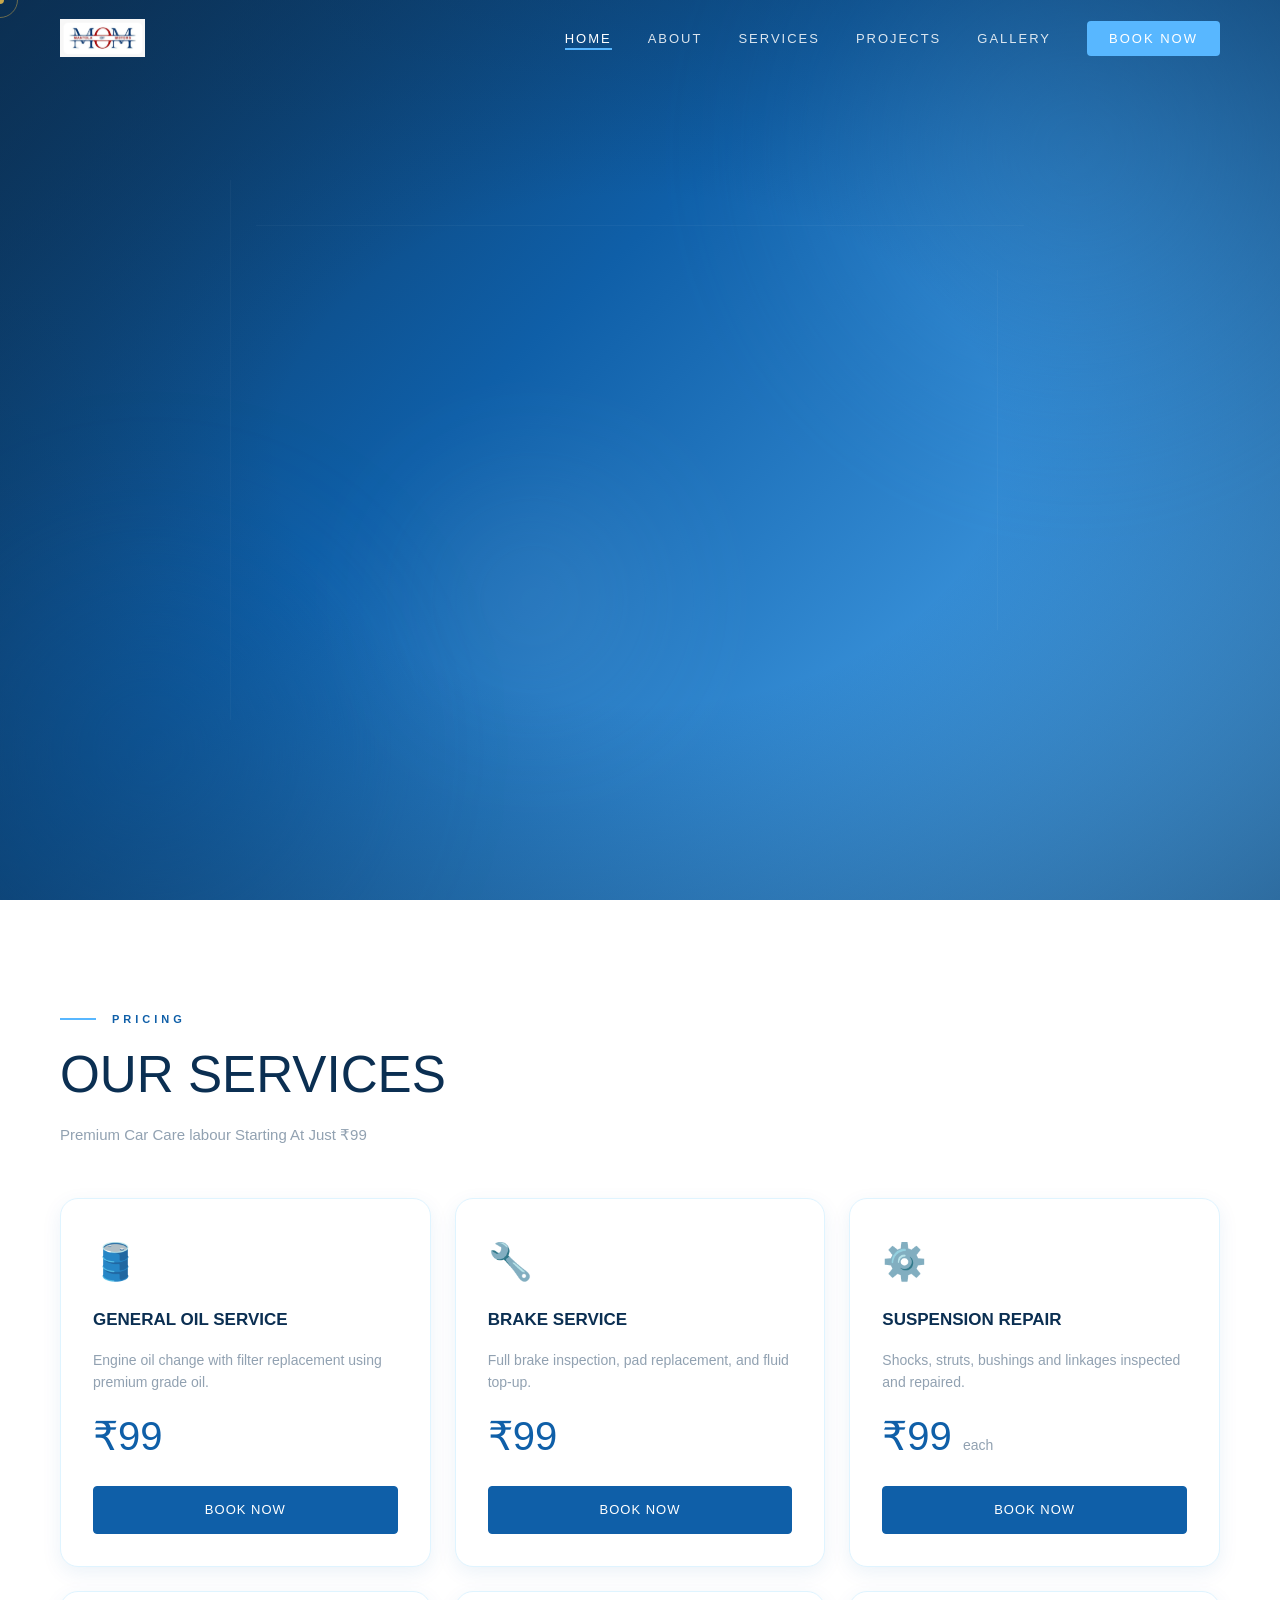
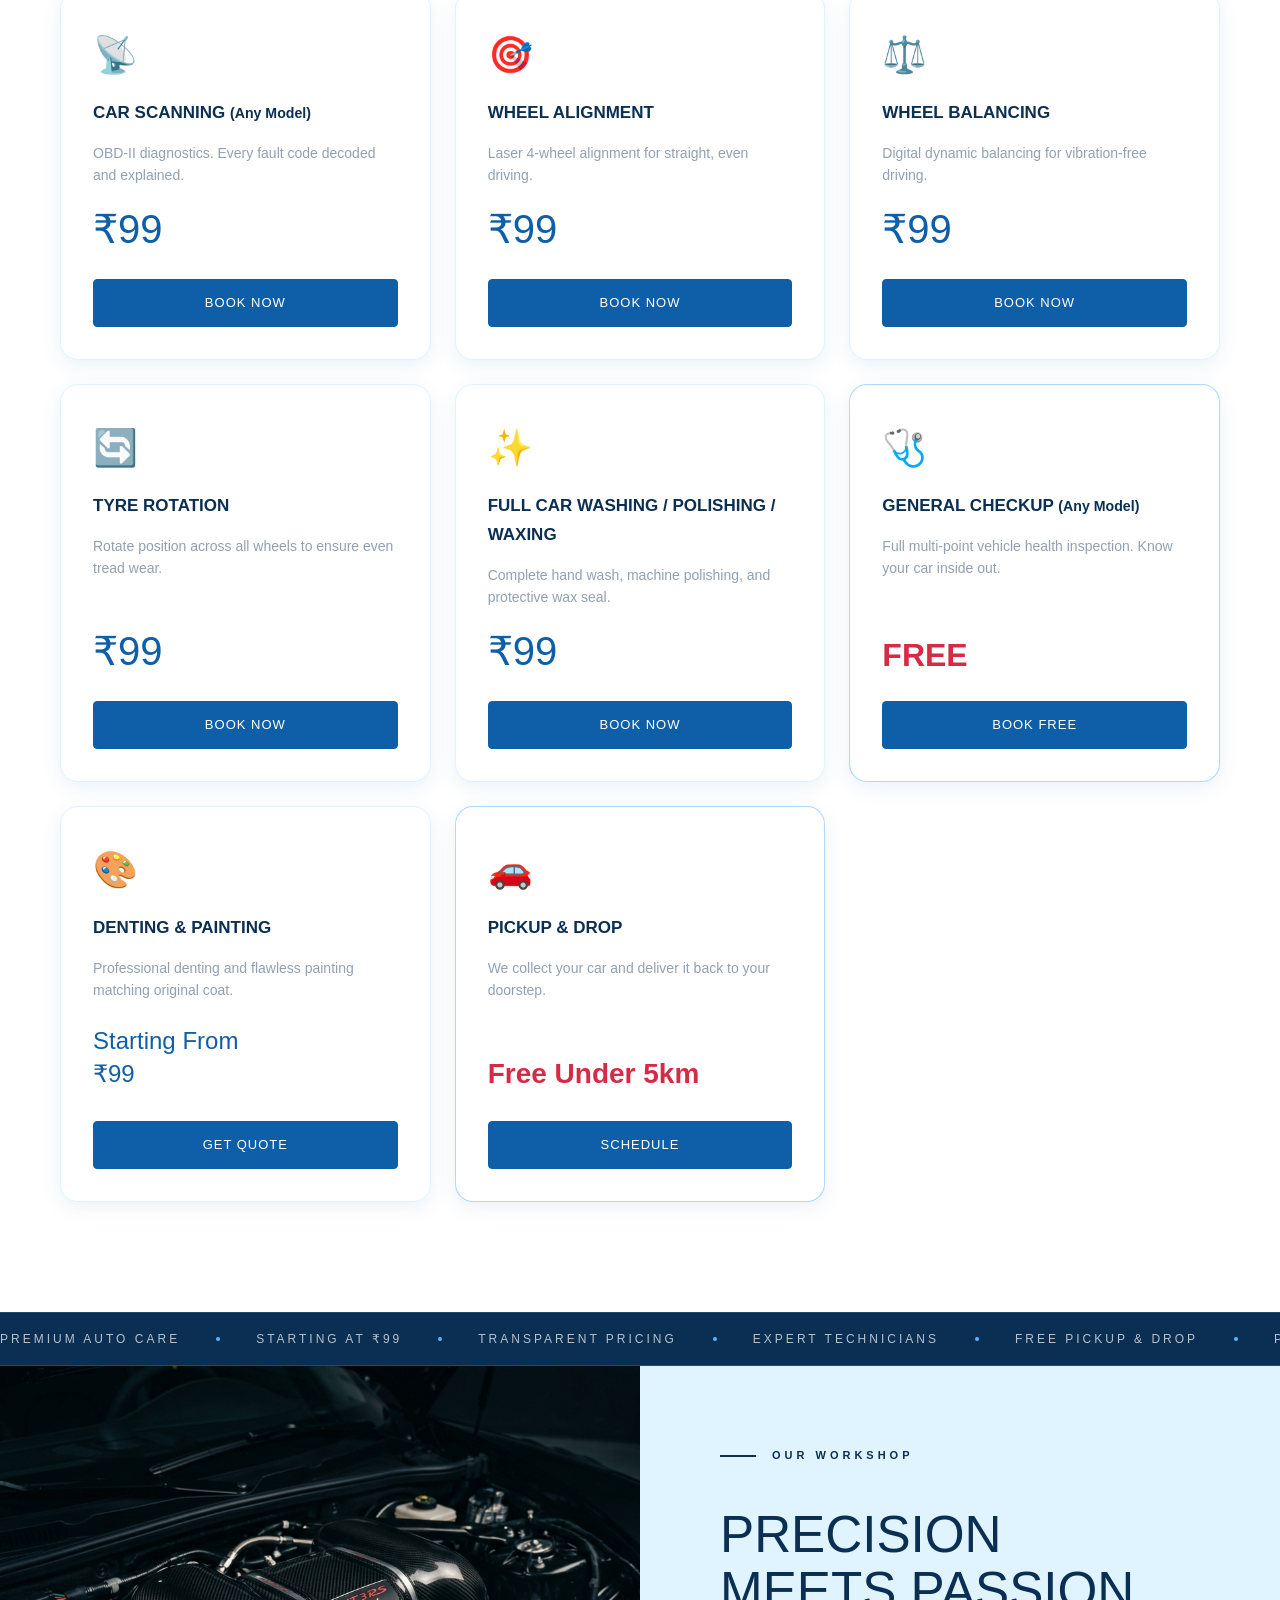
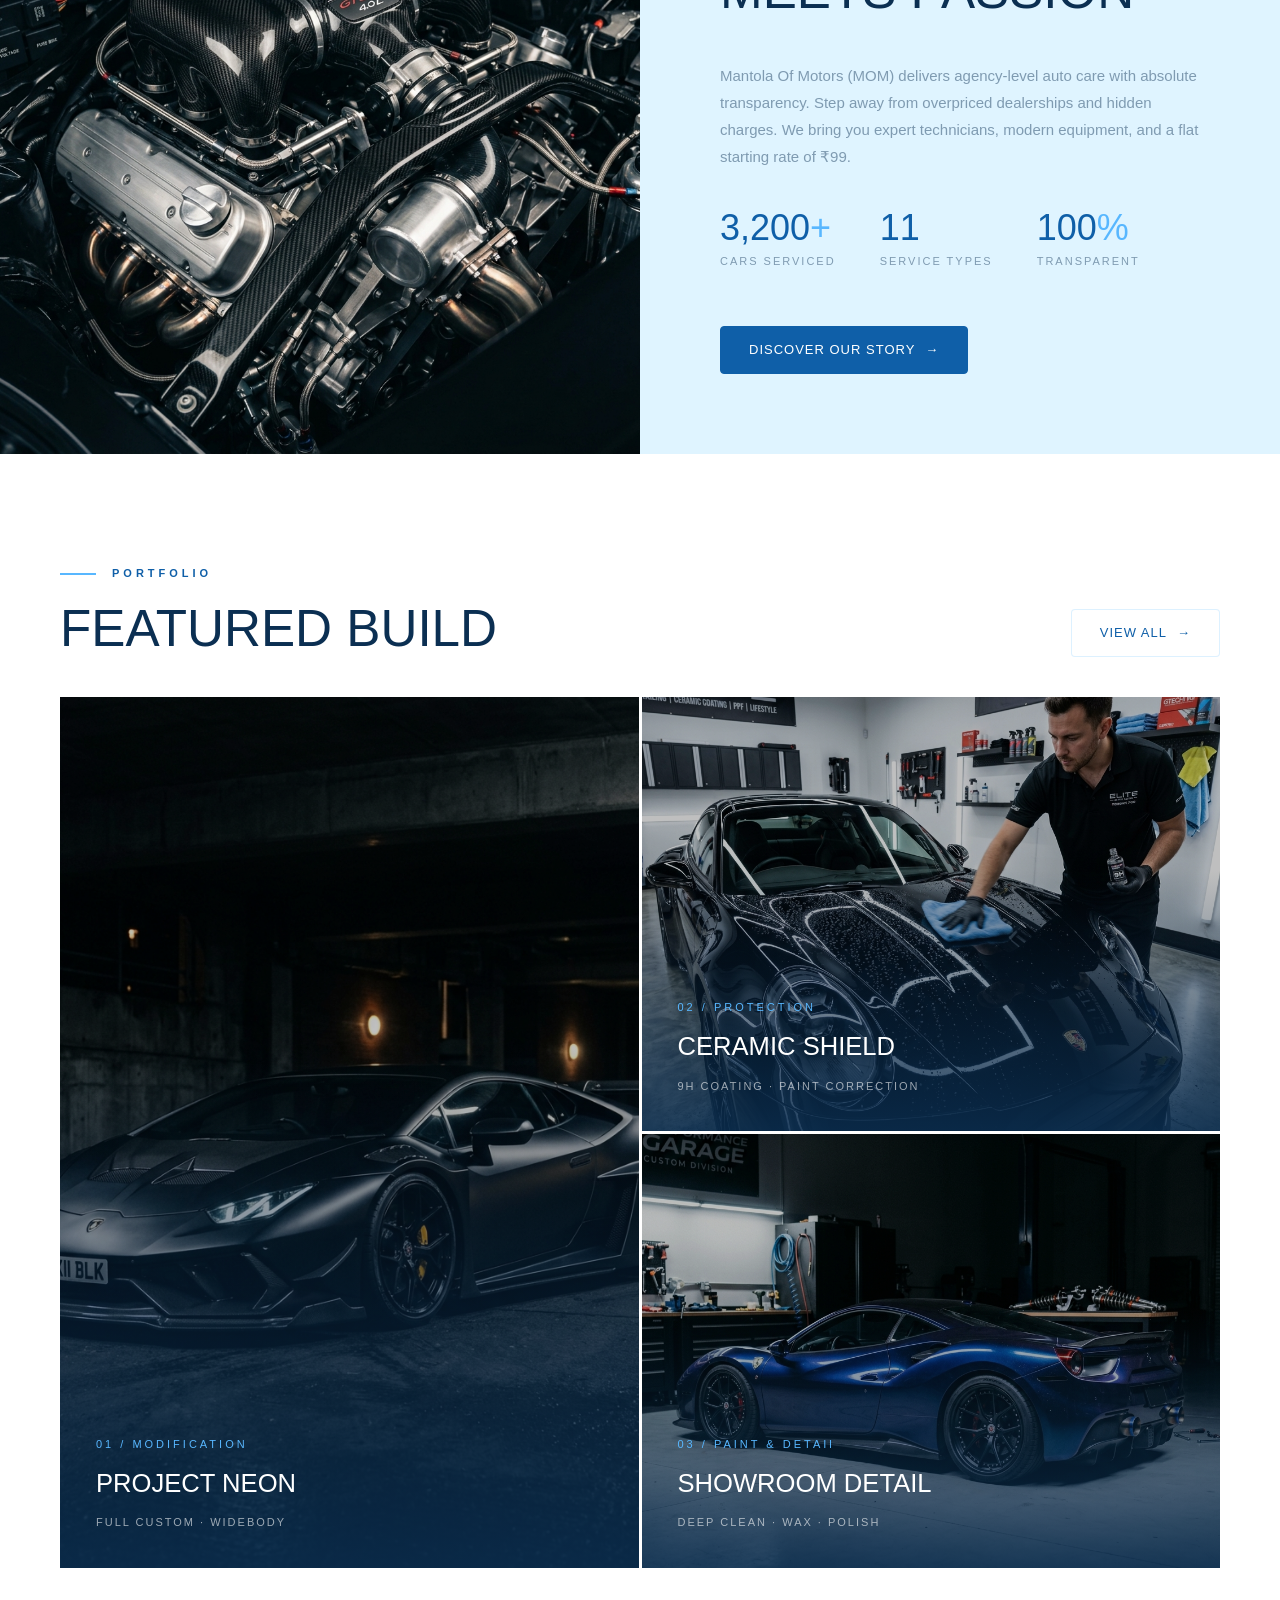
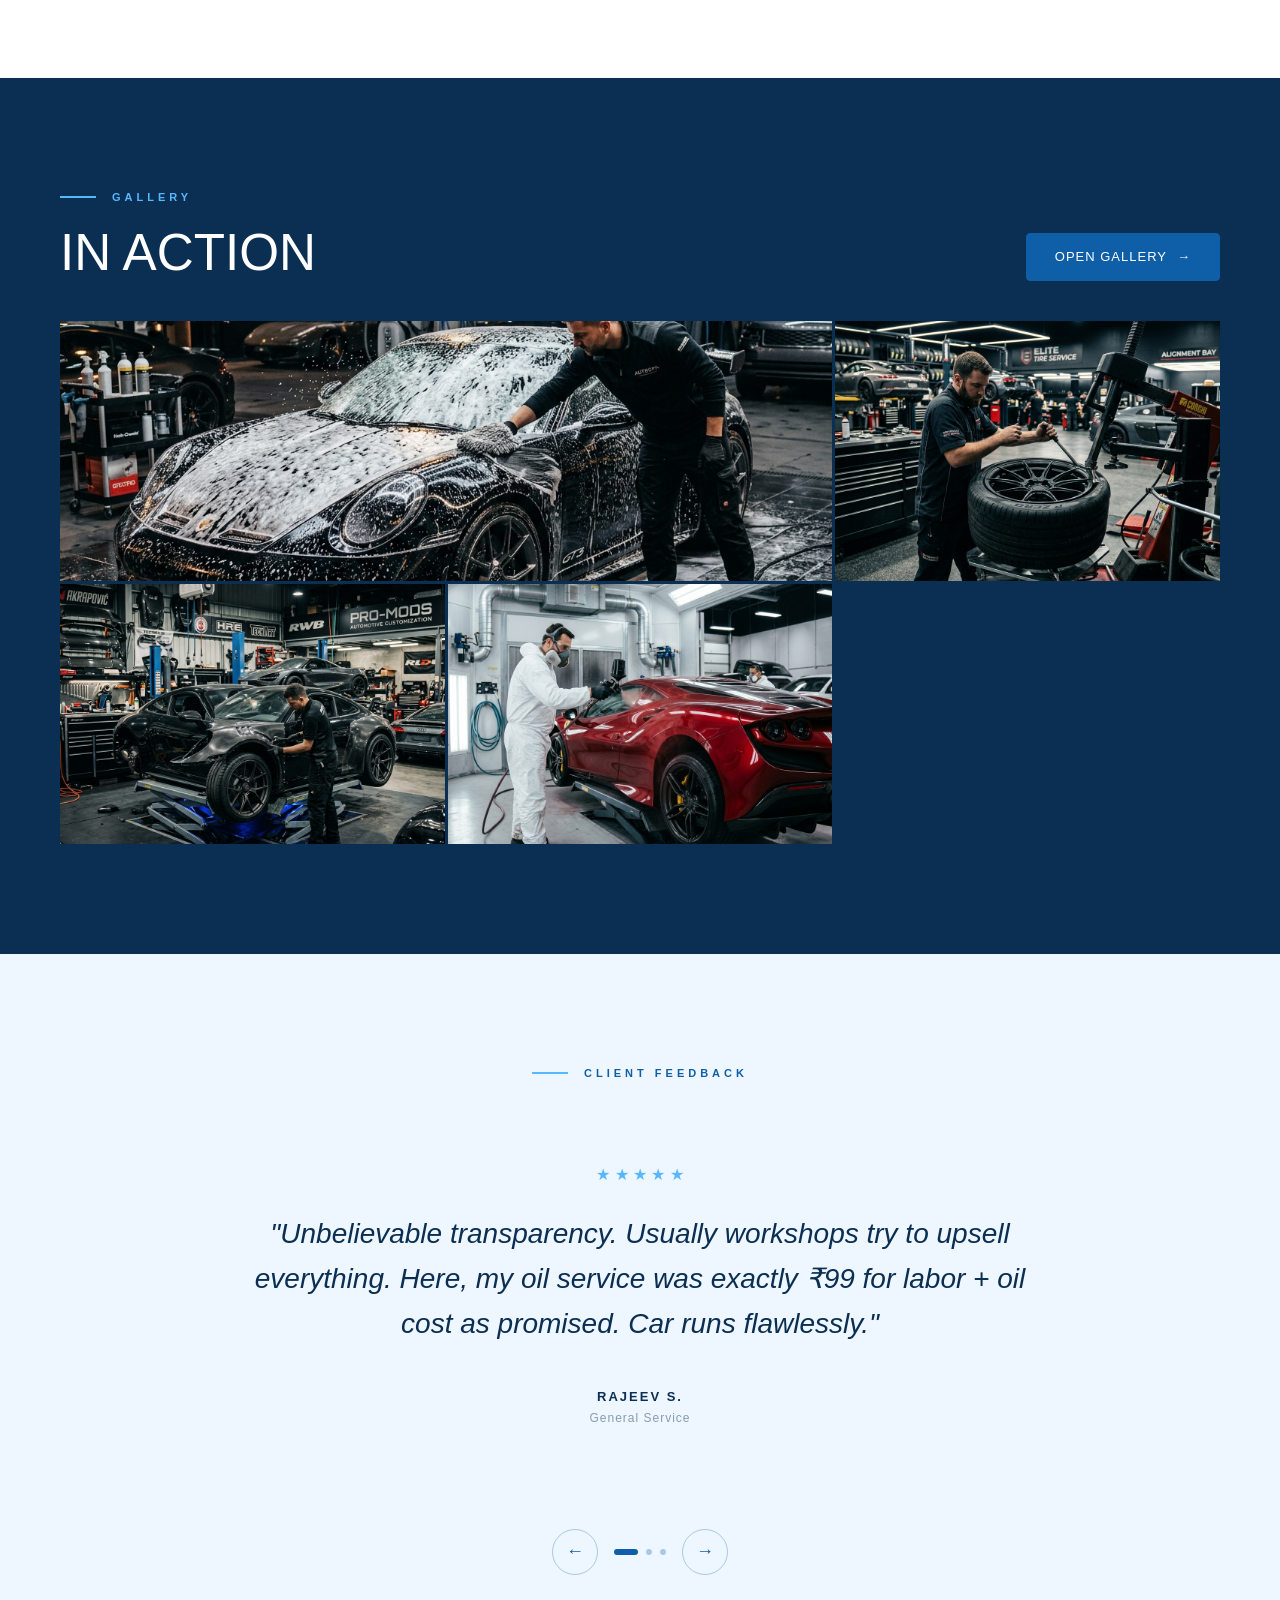
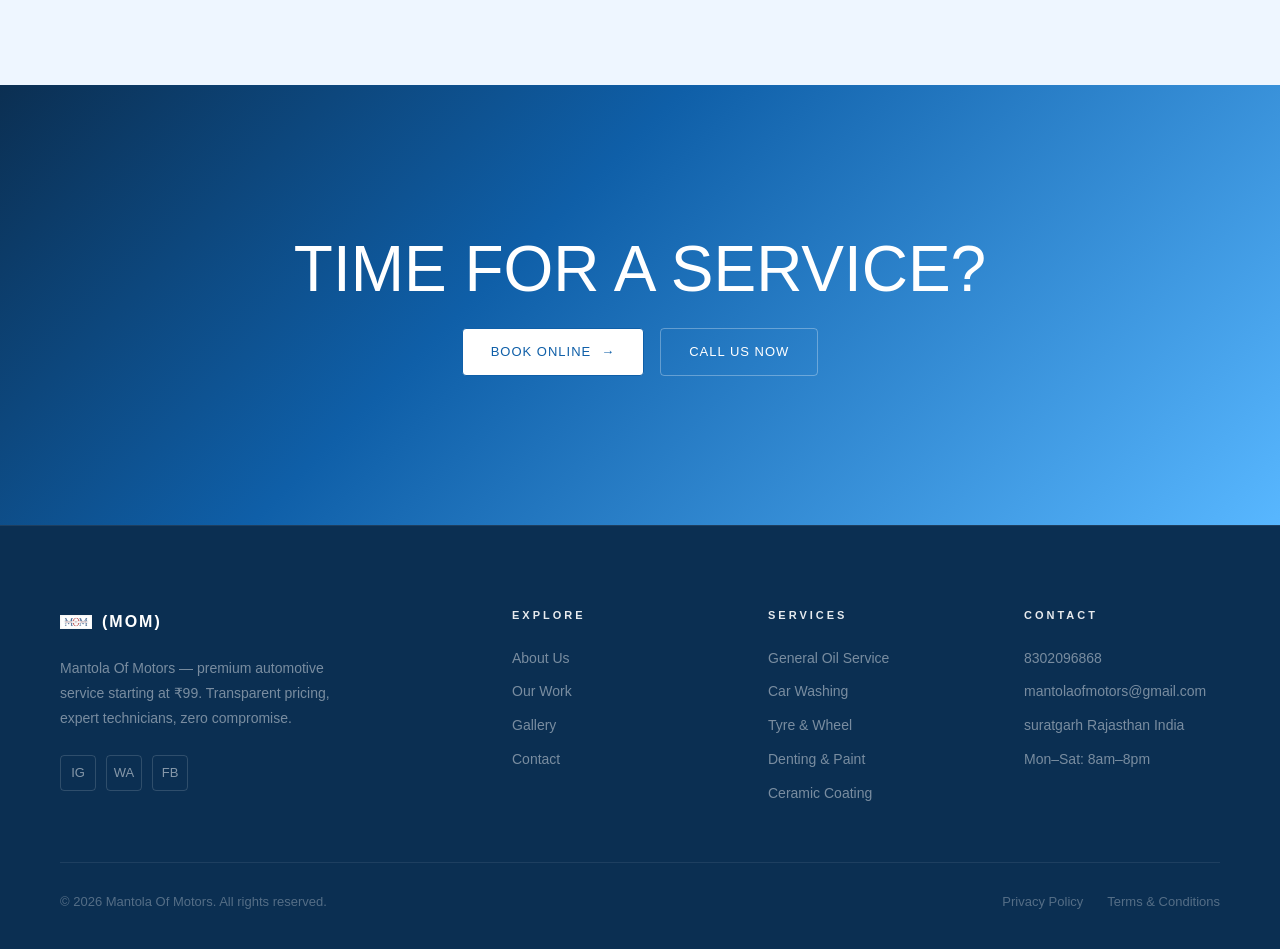
<file: index.html>
<!DOCTYPE html>
<html lang="en">

<head>
  <meta charset="UTF-8" />
  <meta name="viewport" content="width=device-width, initial-scale=1.0" />
  <title>MOM Mantola Of Motors — Premium Car Care</title>
  <meta name="description"
    content="Mantola Of Motors — Premium Car Care  Starting At Just ₹99. Transparent pricing, expert technicians, zero compromise." />

  <link rel="stylesheet" href="css/style.css" />
  <link rel="stylesheet" href="css/hero.css" />
  <link rel="stylesheet" href="css/animations.css" />
  <link rel="stylesheet" href="css/responsive.css" />
</head>

<body>

  <!-- Custom Cursor -->
  <div class="cursor" id="cursor"></div>
  <div class="cursor-follower" id="cursor-follower"></div>

  <!-- Fullscreen Loader -->
 <div id="page-loader">
  <div class="loader-content">
    <div class="loader-short">MOM</div>
    <div class="loader-full">Mantola Of Motors</div>
  </div>
</div>

  <!-- Navigation -->
  <header>
    <nav class="navbar" id="navbar">
      <a href="index.html" class="nav-logo">
        <img src="logo.png" alt="mom" class="nav-logo-img" />
        <span class="nav-logo-text"></span>
      </a>
      <ul class="nav-links">
        <li><a href="index.html" class="active">Home</a></li>
        <li><a href="about.html">About</a></li>
        <li><a href="#services">Services</a></li>
        <li><a href="projects.html">Projects</a></li>
        <li><a href="gallery.html">Gallery</a></li>
        <li><a href="contact.html" class="nav-cta">Book Now</a></li>
      </ul>
      <button class="nav-hamburger" id="hamburger" aria-label="Toggle Menu">
        <span></span><span></span><span></span>
      </button>
    </nav>

    <!-- Mobile Nav -->
    <nav class="nav-mobile" id="nav-mobile">
      <a href="index.html">Home</a>
      <a href="about.html">About</a>
      <a href="#services">Services</a>
      <a href="projects.html">Projects</a>
      <a href="gallery.html">Gallery</a>
      <a href="contact.html">Book Now</a>
    </nav>
  </header>

  <main>
    <!-- 1. Hero Section -->
    <section class="hero" id="hero">
      <div class="hero-shapes">
        <div class="hero-shape hero-shape-1"></div>
        <div class="hero-shape hero-shape-2"></div>
        <div class="hero-shape hero-shape-3"></div>
      </div>
      <div class="hero-lines">
        <div class="hero-line hero-line-1"></div>
        <div class="hero-line hero-line-2"></div>
        <div class="hero-line hero-line-3"></div>
      </div>
      <div class="hero-overlay"></div>

      <div class="hero-content">
        <span class="hero-label">The Future Of Auto Care</span>
        <h1 class="hero-title">
          <span class="title-line">MOM</span>
        </h1>
        <div class="hero-brand-name">Mantola Of Motors</div>
        <p class="hero-subtitle">Everything For Your Car — Starting At ₹99</p>
      </div>

      <div class="scroll-indicator">
        <span>Scroll</span>
        <div class="scroll-line"></div>
      </div>
    </section>

    <!-- 2. Services / Pricing Section -->
    <section class="section pricing-section" id="services">
      <div class="container container-wide">
        <div class="section-label reveal"><span>Pricing</span></div>
        <h2 class="section-title reveal" style="transition-delay: 0.1s">OUR SERVICES</h2>
        <p class="section-subtitle reveal" style="transition-delay: 0.2s">Premium Car Care labour Starting At Just ₹99
        </p>

        <div class="pricing-grid stagger-children">
          <!-- Service 1 -->
          <div class="price-card">
            <div class="price-card-icon">🛢️</div>
            <div class="price-card-title">General Oil Service</div>
            <p class="price-card-desc">Engine oil change with filter replacement using premium grade oil.</p>
            <div class="price-card-price">₹99</div>
            <div class="price-card-cta">
              <a href="contact.html" class="btn btn-blue" style="width: 100%; justify-content: center;">Book Now</a>
            </div>
          </div>

          <!-- Service 2 -->
          <div class="price-card">
            <div class="price-card-icon">🔧</div>
            <div class="price-card-title">Brake Service</div>
            <p class="price-card-desc">Full brake inspection, pad replacement, and fluid top-up.</p>
            <div class="price-card-price">₹99</div>
            <div class="price-card-cta">
              <a href="contact.html" class="btn btn-blue" style="width: 100%; justify-content: center;">Book Now</a>
            </div>
          </div>

          <!-- Service 3 -->
          <div class="price-card">
            <div class="price-card-icon">⚙️</div>
            <div class="price-card-title">Suspension Repair</div>
            <p class="price-card-desc">Shocks, struts, bushings and linkages inspected and repaired.</p>
            <div class="price-card-price">₹99 <small>each</small></div>
            <div class="price-card-cta">
              <a href="contact.html" class="btn btn-blue" style="width: 100%; justify-content: center;">Book Now</a>
            </div>
          </div>

          <!-- Service 4 -->
          <div class="price-card">
            <div class="price-card-icon">📡</div>
            <div class="price-card-title">Car Scanning <small
                style="text-transform:none; font-family:var(--font-body)">(Any Model)</small></div>
            <p class="price-card-desc">OBD-II diagnostics. Every fault code decoded and explained.</p>
            <div class="price-card-price">₹99</div>
            <div class="price-card-cta">
              <a href="contact.html" class="btn btn-blue" style="width: 100%; justify-content: center;">Book Now</a>
            </div>
          </div>

          <!-- Service 5 -->
          <div class="price-card">
            <div class="price-card-icon">🎯</div>
            <div class="price-card-title">Wheel Alignment</div>
            <p class="price-card-desc">Laser 4-wheel alignment for straight, even driving.</p>
            <div class="price-card-price">₹99</div>
            <div class="price-card-cta">
              <a href="contact.html" class="btn btn-blue" style="width: 100%; justify-content: center;">Book Now</a>
            </div>
          </div>

          <!-- Service 6 -->
          <div class="price-card">
            <div class="price-card-icon">⚖️</div>
            <div class="price-card-title">Wheel Balancing</div>
            <p class="price-card-desc">Digital dynamic balancing for vibration-free driving.</p>
            <div class="price-card-price">₹99</div>
            <div class="price-card-cta">
              <a href="contact.html" class="btn btn-blue" style="width: 100%; justify-content: center;">Book Now</a>
            </div>
          </div>

          <!-- Service 7 -->
          <div class="price-card">
            <div class="price-card-icon">🔄</div>
            <div class="price-card-title">Tyre Rotation</div>
            <p class="price-card-desc">Rotate position across all wheels to ensure even tread wear.</p>
            <div class="price-card-price">₹99</div>
            <div class="price-card-cta">
              <a href="contact.html" class="btn btn-blue" style="width: 100%; justify-content: center;">Book Now</a>
            </div>
          </div>

          <!-- Service 8 -->
          <div class="price-card">
            <div class="price-card-icon">✨</div>
            <div class="price-card-title">Full Car Washing / Polishing / Waxing</div>
            <p class="price-card-desc">Complete hand wash, machine polishing, and protective wax seal.</p>
            <div class="price-card-price">₹99</div>
            <div class="price-card-cta">
              <a href="contact.html" class="btn btn-blue" style="width: 100%; justify-content: center;">Book Now</a>
            </div>
          </div>

          <!-- Service 9 -->
          <div class="price-card free-card">
            <div class="price-card-icon">🩺</div>
            <div class="price-card-title">General Checkup <small
                style="text-transform:none; font-family:var(--font-body)">(Any Model)</small></div>
            <p class="price-card-desc">Full multi-point vehicle health inspection. Know your car inside out.</p>
            <div class="price-card-price free">FREE</div>
            <div class="price-card-cta">
              <a href="contact.html" class="btn btn-blue" style="width: 100%; justify-content: center;">Book Free</a>
            </div>
          </div>

          <!-- Service 10 -->
          <div class="price-card">
            <div class="price-card-icon">🎨</div>
            <div class="price-card-title">Denting &amp; Painting</div>
            <p class="price-card-desc">Professional denting and flawless painting matching original coat.</p>
            <div class="price-card-price" style="font-size: 24px; line-height: 1.4;">Starting From<br />₹99</div>
            <div class="price-card-cta">
              <a href="contact.html" class="btn btn-blue"
                style="width: 100%; justify-content: center; margin-top: auto;">Get Quote</a>
            </div>
          </div>

          <!-- Service 11 -->
          <div class="price-card free-card">
            <div class="price-card-icon">🚗</div>
            <div class="price-card-title">Pickup &amp; Drop</div>
            <p class="price-card-desc">We collect your car and deliver it back to your doorstep.</p>
            <div class="price-card-price free" style="font-size: 28px; line-height: 1.2;">Free Under 5km</div>
            <div class="price-card-cta">
              <a href="contact.html" class="btn btn-blue"
                style="width: 100%; justify-content: center; margin-top: auto;">Schedule</a>
            </div>
          </div>
        </div>
      </div>
    </section>

    <!-- Sliding Marquee Separator -->
    <div class="marquee-section">
      <div class="marquee-track">
        <div class="marquee-item"><span>PREMIUM AUTO CARE</span>
          <div class="marquee-dot"></div>
        </div>
        <div class="marquee-item"><span>STARTING AT ₹99</span>
          <div class="marquee-dot"></div>
        </div>
        <div class="marquee-item"><span>TRANSPARENT PRICING</span>
          <div class="marquee-dot"></div>
        </div>
        <div class="marquee-item"><span>EXPERT TECHNICIANS</span>
          <div class="marquee-dot"></div>
        </div>
        <div class="marquee-item"><span>FREE PICKUP & DROP</span>
          <div class="marquee-dot"></div>
        </div>
        <div class="marquee-item"><span>PREMIUM AUTO CARE</span>
          <div class="marquee-dot"></div>
        </div>
        <div class="marquee-item"><span>STARTING AT ₹99</span>
          <div class="marquee-dot"></div>
        </div>
      </div>
    </div>

    <!-- 3. About Section Preview -->
    <section class="section" style="padding: 0;" id="about-preview">
      <div class="about-preview">
        <div class="about-preview-image img-reveal">
          <img src="images/cards/engine.jpg" alt="Mantola Of Motors Garage" />
        </div>
        <div class="about-preview-content">
          <div class="section-label reveal" style="--clr-blue-mid: #0b2f52;">
            <span style="color: var(--clr-blue-navy)">Our Workshop</span>
          </div>
          <h2 class="section-title reveal" style="transition-delay: 0.1s">
            PRECISION<br />MEETS PASSION
          </h2>
          <p class="section-subtitle reveal" style="transition-delay: 0.2s">
            Mantola Of Motors (MOM) delivers agency-level auto care with absolute transparency. Step away from
            overpriced dealerships and hidden charges. We bring you expert technicians, modern equipment, and a flat
            starting rate of ₹99.
          </p>
          <div class="about-stats-row stagger-children">
            <div>
              <div class="about-stat-num">3,200<em>+</em></div>
              <div class="about-stat-label">Cars Serviced</div>
            </div>
            <div>
              <div class="about-stat-num">11</div>
              <div class="about-stat-label">Service Types</div>
            </div>
            <div>
              <div class="about-stat-num">100<em>%</em></div>
              <div class="about-stat-label">Transparent</div>
            </div>
          </div>
          <div class="reveal" style="margin-top: 32px; transition-delay: 0.4s">
            <a href="about.html" class="btn btn-blue btn-arrow">Discover Our Story</a>
          </div>
        </div>
      </div>
    </section>

    <!-- 4. Projects (Featured) -->
    <section class="section">
      <div class="container container-wide">
        <div style="display: flex; justify-content: space-between; align-items: flex-end; margin-bottom: 40px;">
          <div>
            <div class="section-label reveal"><span>Portfolio</span></div>
            <h2 class="section-title reveal" style="transition-delay: 0.1s">FEATURED BUILD</h2>
          </div>
          <div class="reveal" style="transition-delay: 0.2s">
            <a href="projects.html" class="btn btn-white btn-arrow" style="border-color: var(--clr-border)">View All</a>
          </div>
        </div>

        <div class="projects-grid stagger-children">
          <div class="project-card img-reveal" onclick="window.location='projects.html'">
            <img src="images/projects/project1.jpg" alt="Custom widebody build" />
            <div class="project-card-info">
              <div class="project-card-num">01 / MODIFICATION</div>
              <h3 class="project-card-title">PROJECT NEON</h3>
              <div class="project-card-tag">Full Custom · Widebody</div>
            </div>
            <div class="project-card-arrow">→</div>
          </div>
          <div class="project-card img-reveal" onclick="window.location='projects.html'">
            <img src="images/cards/ceramic.jpg" alt="Ceramic coating project" />
            <div class="project-card-info">
              <div class="project-card-num">02 / PROTECTION</div>
              <h3 class="project-card-title">CERAMIC SHIELD</h3>
              <div class="project-card-tag">9H Coating · Paint Correction</div>
            </div>
            <div class="project-card-arrow">→</div>
          </div>
          <div class="project-card img-reveal" onclick="window.location='projects.html'">
            <img src="images/projects/project3.jpg" alt="Custom Wrap Project" />
            <div class="project-card-info">
              <div class="project-card-num">03 / PAINT & DETAIl</div>
              <h3 class="project-card-title">SHOWROOM DETAIL</h3>
              <div class="project-card-tag">Deep Clean · Wax · Polish</div>
            </div>
            <div class="project-card-arrow">→</div>
          </div>
        </div>
      </div>
    </section>

    <!-- 5. Gallery -->
    <section class="section" style="background: var(--clr-blue-navy);">
      <div class="container container-wide">
        <div style="display: flex; justify-content: space-between; align-items: flex-end; margin-bottom: 40px;">
          <div>
            <div class="section-label reveal" style="--clr-blue-mid: #58b7ff;"><span
                style="color: var(--clr-blue-mid)">Gallery</span></div>
            <h2 class="section-title reveal" style="transition-delay: 0.1s; color: white;">IN ACTION</h2>
          </div>
          <div class="reveal" style="transition-delay: 0.2s">
            <a href="gallery.html" class="btn btn-blue btn-arrow">Open Gallery</a>
          </div>
        </div>

        <div class="gallery-grid stagger-children">
          <div class="gallery-item img-reveal" onclick="window.location='gallery.html'">
            <img src="images/cards/wash.jpg" alt="Wash process" />
            <div class="gallery-item-overlay">
              <div class="gallery-zoom-icon">+</div>
            </div>
          </div>
          <div class="gallery-item img-reveal" onclick="window.location='gallery.html'">
            <img src="images/cards/tire.jpg" alt="Tire service" />
            <div class="gallery-item-overlay">
              <div class="gallery-zoom-icon">+</div>
            </div>
          </div>
          <div class="gallery-item img-reveal" onclick="window.location='gallery.html'">
            <img src="images/cards/modification.jpg" alt="Mechanical repairs" />
            <div class="gallery-item-overlay">
              <div class="gallery-zoom-icon">+</div>
            </div>
          </div>
          <div class="gallery-item img-reveal" onclick="window.location='gallery.html'">
            <img src="images/cards/painting.jpg" alt="Paintwork" />
            <div class="gallery-item-overlay">
              <div class="gallery-zoom-icon">+</div>
            </div>
          </div>
        </div>
      </div>
    </section>

    <!-- 6. Testimonials -->
    <section class="section testimonials-section">
      <div class="container">
        <div class="section-label reveal" style="justify-content: center;"><span>Client Feedback</span></div>

        <div style="overflow: hidden; position: relative;">
          <div class="testimonials-track" id="testimonials-track">
            <div class="testimonial-slide">
              <div class="testimonial-stars">★ ★ ★ ★ ★</div>
              <p class="testimonial-quote">"Unbelievable transparency. Usually workshops try to upsell everything. Here,
                my oil service was exactly ₹99 for labor + oil cost as promised. Car runs flawlessly."</p>
              <div style="margin-top: 16px;">
                <div class="testimonial-name">Rajeev S.</div>
                <div class="testimonial-role">General Service</div>
              </div>
            </div>
            <div class="testimonial-slide">
              <div class="testimonial-stars">★ ★ ★ ★ ★</div>
              <p class="testimonial-quote">"The free pickup and drop is a lifesaver. I handed my keys over in the
                morning, got a digital report by lunch, and paid directly on my phone. Pure convenience."</p>
              <div style="margin-top: 16px;">
                <div class="testimonial-name">Meera A.</div>
                <div class="testimonial-role">Brake & Suspension</div>
              </div>
            </div>
            <div class="testimonial-slide">
              <div class="testimonial-stars">★ ★ ★ ★ ★</div>
              <p class="testimonial-quote">"Got a dent removed and the bumper repainted. You literally cannot tell where
                the scratch was. The paint match is flawless and done right on schedule."</p>
              <div style="margin-top: 16px;">
                <div class="testimonial-name">Kevin M.</div>
                <div class="testimonial-role">Denting & Painting</div>
              </div>
            </div>
          </div>
        </div>

        <div class="testimonial-controls reveal">
          <button class="testimonial-btn" id="testi-prev">←</button>
          <div class="testimonial-dots" id="testi-dots">
            <div class="testimonial-dot active" data-index="0"></div>
            <div class="testimonial-dot" data-index="1"></div>
            <div class="testimonial-dot" data-index="2"></div>
          </div>
          <button class="testimonial-btn" id="testi-next">→</button>
        </div>
      </div>
    </section>

    <!-- 7. CTA / Booking -->
    <section class="cta-section">
      <div class="cta-content container">
        <h2 class="cta-title reveal">TIME FOR A SERVICE?</h2>
        <div class="cta-buttons reveal" style="transition-delay: 0.1s">
          <a href="contact.html" class="btn btn-white btn-arrow">Book Online</a>
          <a href="tel:8302096868" class="btn btn-blue"
            style="border-color: rgba(255,255,255,0.3); background: transparent;">Call Us Now</a>
        </div>
      </div>
    </section>
  </main>

  <!-- 8. Footer -->
  <footer class="footer">
    <div class="container container-wide">
      <div class="footer-grid">

        <!-- Brand Col -->
        <div>
          <div class="footer-brand-logo">
            <img src="logo.png" alt="(MOM)" />
            <span class="footer-brand-name">(MOM)</span>
          </div>
          <p class="footer-tagline">
            Mantola Of Motors — premium automotive service starting at ₹99. Transparent pricing, expert technicians,
            zero compromise.
          </p>
          <div class="footer-social">
            <a href="#" aria-label="Instagram">IG</a>
            <a href="https://wa.me/918302096868" aria-label="WhatsApp">WA</a>
            <a href="#" aria-label="Facebook">FB</a>
          </div>
        </div>

        <!-- Col 2 -->
        <div>
          <h4 class="footer-col-title">Explore</h4>
          <div class="footer-col-links">
            <a href="about.html">About Us</a>
            <a href="projects.html">Our Work</a>
            <a href="gallery.html">Gallery</a>
            <a href="contact.html">Contact</a>
          </div>
        </div>

        <!-- Col 3 -->
        <div>
          <h4 class="footer-col-title">Services</h4>
          <div class="footer-col-links">
            <a href="service-pages/engine-service.html">General Oil Service</a>
            <a href="service-pages/car-wash.html">Car Washing</a>
            <a href="service-pages/tire-service.html">Tyre & Wheel</a>
            <a href="service-pages/modification.html">Denting & Paint</a>
            <a href="service-pages/ceramic-coating.html">Ceramic Coating</a>
          </div>
        </div>

        <!-- Col 4 -->
        <div>
          <h4 class="footer-col-title">Contact</h4>
          <div class="footer-col-links">
            <a href="tel:8302096868">8302096868</a>
            <a href="mailto:hello@mantol.in">mantolaofmotors@gmail.com</a>
            <a href="#">suratgarh Rajasthan India</a>
            <a href="#">Mon–Sat: 8am–8pm</a>
          </div>
        </div>

      </div>

      <div class="footer-bottom">
        <span class="footer-copy">&copy; <span data-year></span> Mantola Of Motors. All rights reserved.</span>
        <div class="footer-legal">
          <a href="#">Privacy Policy</a>
          <a href="#">Terms & Conditions</a>
        </div>
      </div>
    </div>
  </footer>

  <!-- Scripts -->
  <script src="js/main.js"></script>
  <script src="js/hero.js"></script>
  <script src="js/navigation.js"></script>
  <script src="js/animations.js"></script>
</body>

</html>
</file>
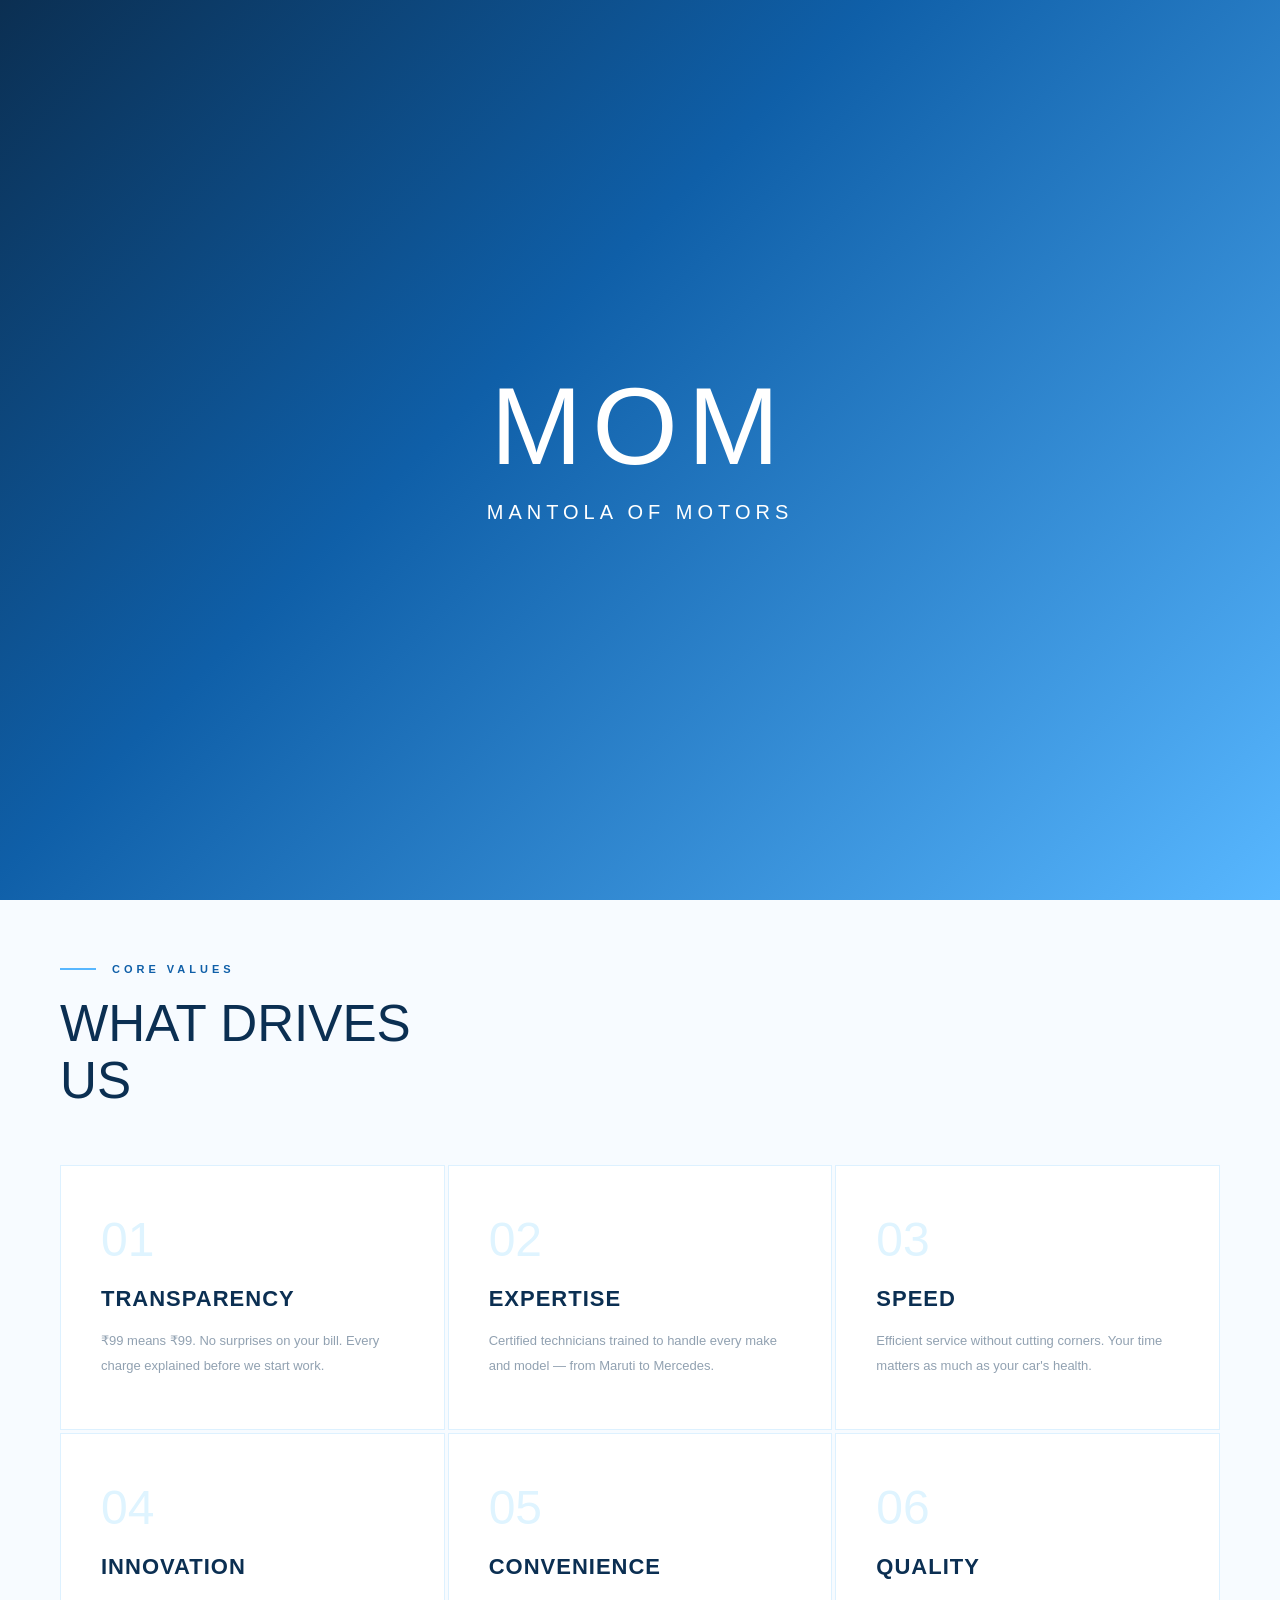
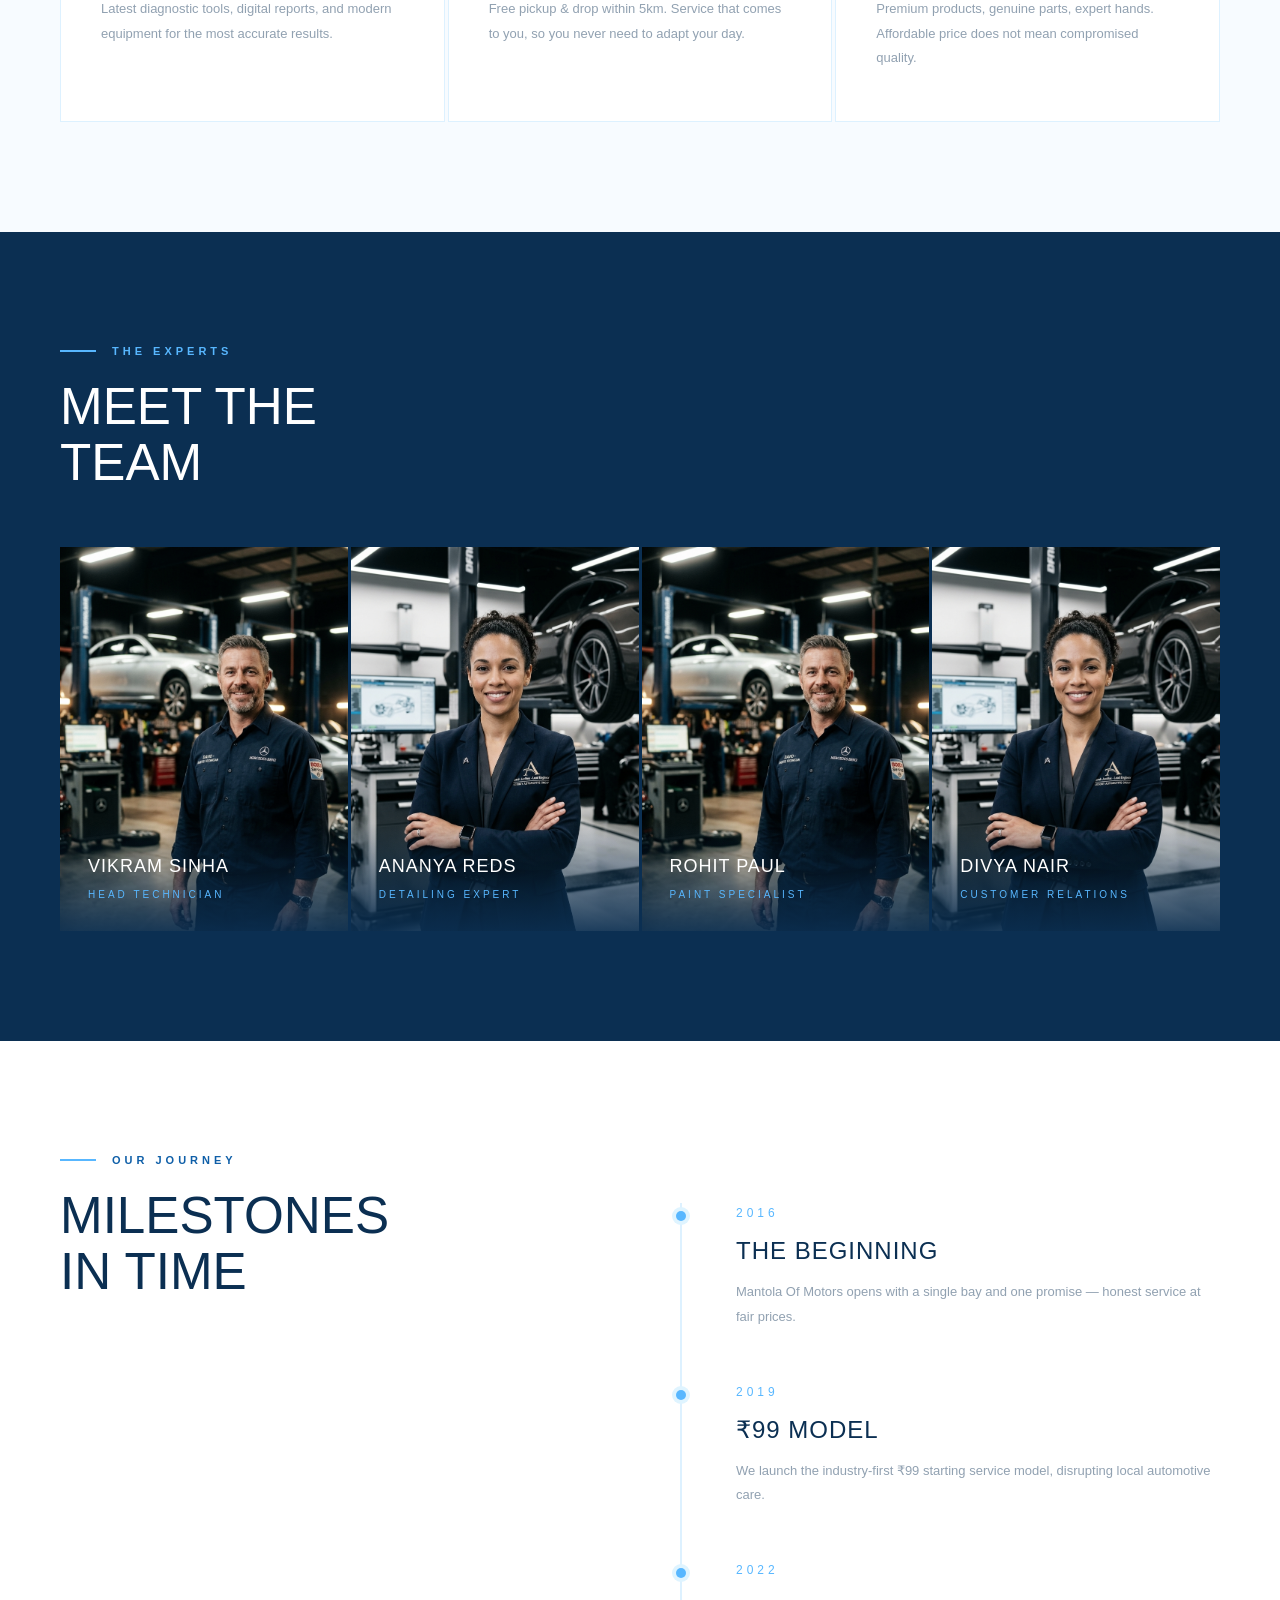
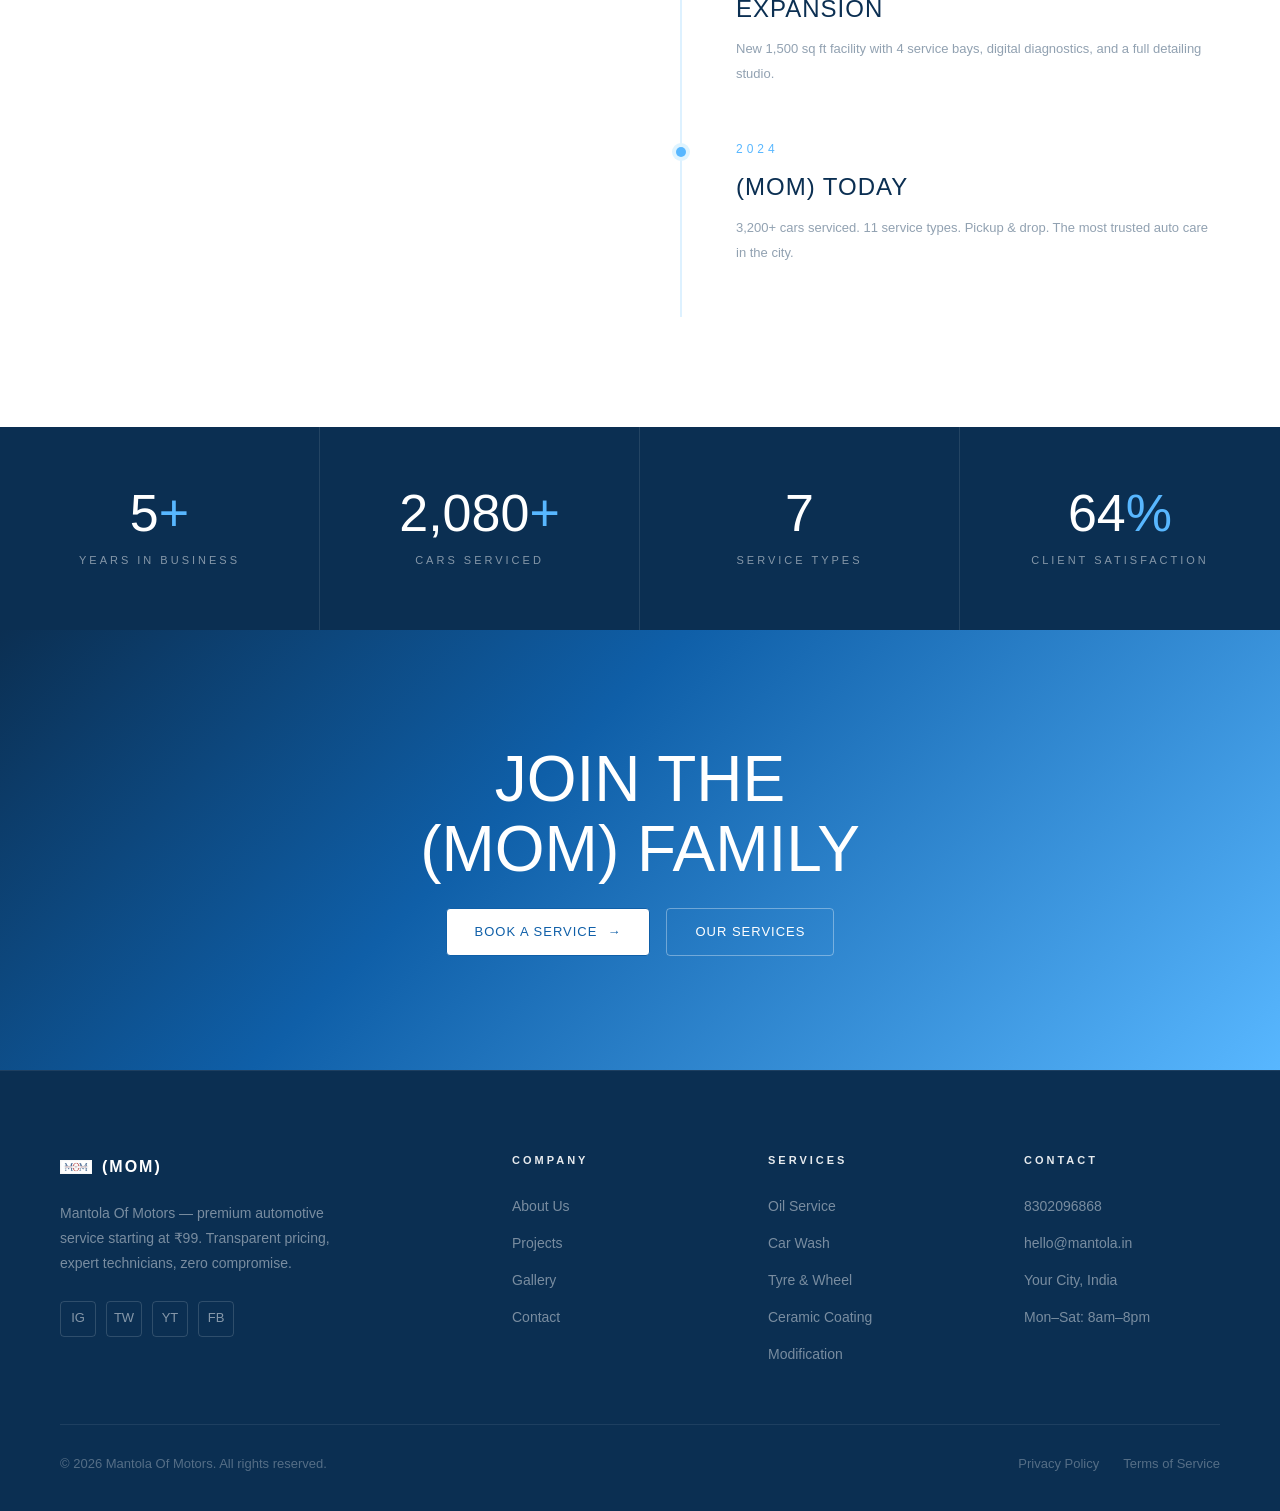
<file: about.html>
﻿<!DOCTYPE html>
<html lang="en">
<head>
  <meta charset="UTF-8"/><meta name="viewport" content="width=device-width, initial-scale=1.0"/>
  <title>About — (MOM) Mantola Of Motors</title>
  <meta name="description" content="Discover the story, team and values behind Mantola Of Motors (MOM). Premium automotive service built on transparency, passion and expertise."/>
  
  
  <link rel="stylesheet" href="css/style.css"/><link rel="stylesheet" href="css/animations.css"/><link rel="stylesheet" href="css/responsive.css"/>
  <style>
    .values-grid{display:grid;grid-template-columns:repeat(3,1fr);gap:3px;margin-top:56px;}
    .value-card{background:var(--clr-white);border:1.5px solid var(--clr-border);padding:50px 40px;transition:border-color 0.4s,box-shadow 0.4s;}
    .value-card:hover{border-color:var(--clr-blue-deep);box-shadow:0 10px 36px var(--clr-shadow);}
    .value-num{font-family:var(--font-display);font-size:48px;color:var(--clr-blue-light);line-height:1;margin-bottom:16px;}
    .value-title{font-family:var(--font-display);font-size:22px;color:var(--clr-blue-navy);letter-spacing:1px;margin-bottom:12px;}
    .value-text{font-size:13px;color:var(--clr-text-muted);line-height:1.9;}
    .team-grid{display:grid;grid-template-columns:repeat(4,1fr);gap:3px;margin-top:56px;}
    .team-card{position:relative;overflow:hidden;aspect-ratio:3/4;}
    .team-card img{transition:transform 0.8s var(--ease-premium);filter:saturate(0.8);}
    .team-card:hover img{transform:scale(1.05);filter:saturate(1);}
    .team-card-info{position:absolute;bottom:0;left:0;right:0;padding:28px;background:linear-gradient(to top,rgba(11,47,82,0.9),transparent);}
    .team-name{font-family:var(--font-display);font-size:18px;color:white;letter-spacing:1px;}
    .team-role{font-size:10px;letter-spacing:3px;color:var(--clr-blue-mid);text-transform:uppercase;margin-top:4px;}
    .timeline{position:relative;padding-left:56px;margin-top:52px;}
    .timeline::before{content:'';position:absolute;left:0;top:0;bottom:0;width:2px;background:var(--clr-border);}
    .timeline-item{position:relative;margin-bottom:52px;}
    .timeline-item::before{content:'';position:absolute;left:-60px;top:8px;width:10px;height:10px;border-radius:50%;background:var(--clr-blue-mid);box-shadow:0 0 0 4px var(--clr-blue-light);}
    .timeline-year{font-family:var(--font-display);font-size:12px;letter-spacing:4px;color:var(--clr-blue-mid);margin-bottom:8px;}
    .timeline-event{font-family:var(--font-display);font-size:24px;color:var(--clr-blue-navy);letter-spacing:1px;margin-bottom:8px;}
    .timeline-desc{font-size:13px;color:var(--clr-text-muted);line-height:1.9;max-width:480px;}
    @media(max-width:1024px){.values-grid{grid-template-columns:1fr 1fr;}.team-grid{grid-template-columns:1fr 1fr;}}
    @media(max-width:640px){.values-grid{grid-template-columns:1fr;}.timeline{padding-left:36px;}}
  </style>
</head>
<body>
<div id="page-loader">
  <div class="loader-content">
    <div class="loader-short">MOM</div>
    <div class="loader-full">Mantola Of Motors</div>
  </div>
</div>
<header>
  <nav class="navbar nav-scrolled" id="navbar">
    <a href="index.html" class="nav-logo"><img src="logo.png" alt="MOM" class="nav-logo-img"/><span class="nav-logo-text">(MOM)</span></a>
    <ul class="nav-links">
      <li><a href="index.html">Home</a></li><li><a href="about.html" class="active">About</a></li>
      <li><a href="services.html">Services</a></li><li><a href="projects.html">Projects</a></li>
      <li><a href="gallery.html">Gallery</a></li><li><a href="contact.html" class="nav-cta">Book Now</a></li>
    </ul>
    <button class="nav-hamburger" id="hamburger" aria-label="Toggle Menu"><span></span><span></span><span></span></button>
  </nav>
  <nav class="nav-mobile" id="nav-mobile">
    <a href="index.html">Home</a><a href="about.html">About</a><a href="services.html">Services</a>
    <a href="projects.html">Projects</a><a href="gallery.html">Gallery</a><a href="contact.html">Book Now</a>
  </nav>
</header>
<main>
  <section class="page-hero" style="padding-top:80px">
    <div class="page-hero-bg"><img src="images/about/about-main.jpg" alt="About (MOM)"/></div>
    <div class="container page-hero-content">
      <span class="page-hero-label">Our Story</span>
      <h1 class="page-hero-title reveal">ABOUT<br/>(MOM)</h1>
      <p class="page-hero-sub reveal">Mantola Of Motors — built on passion, priced for everyone.</p>
    </div>
  </section>

  <section class="section">
    <div class="container">
      <div style="display:grid;grid-template-columns:1fr 1fr;gap:80px;align-items:center">
        <div>
          <div class="section-label reveal"><span>Our Mission</span></div>
          <h2 class="section-title reveal" style="transition-delay:0.1s">PREMIUM CARE<br/>FOR ALL</h2>
        </div>
        <div>
          <p style="font-size:15px;color:var(--clr-text-mid);line-height:1.9" class="reveal">We founded Mantola Of Motors (MOM) with a single belief: premium automotive care should not be a luxury. Starting at just ₹99, every service we offer is delivered with expert precision and total transparency.</p>
          <p style="font-size:15px;color:var(--clr-text-mid);line-height:1.9;margin-top:18px" class="reveal" style="transition-delay:0.15s">No hidden charges. No upselling. Just honest, expert work on your vehicle every single time.</p>
        </div>
      </div>
    </div>
  </section>
  <div class="divider"></div>

  <section class="section" style="background:var(--clr-bg)">
    <div class="container">
      <div class="section-label reveal"><span>Core Values</span></div>
      <h2 class="section-title reveal" style="transition-delay:0.1s">WHAT DRIVES<br/>US</h2>
      <div class="values-grid stagger-children">
        <div class="value-card"><div class="value-num">01</div><h3 class="value-title">TRANSPARENCY</h3><p class="value-text">₹99 means ₹99. No surprises on your bill. Every charge explained before we start work.</p></div>
        <div class="value-card"><div class="value-num">02</div><h3 class="value-title">EXPERTISE</h3><p class="value-text">Certified technicians trained to handle every make and model — from Maruti to Mercedes.</p></div>
        <div class="value-card"><div class="value-num">03</div><h3 class="value-title">SPEED</h3><p class="value-text">Efficient service without cutting corners. Your time matters as much as your car's health.</p></div>
        <div class="value-card"><div class="value-num">04</div><h3 class="value-title">INNOVATION</h3><p class="value-text">Latest diagnostic tools, digital reports, and modern equipment for the most accurate results.</p></div>
        <div class="value-card"><div class="value-num">05</div><h3 class="value-title">CONVENIENCE</h3><p class="value-text">Free pickup &amp; drop within 5km. Service that comes to you, so you never need to adapt your day.</p></div>
        <div class="value-card"><div class="value-num">06</div><h3 class="value-title">QUALITY</h3><p class="value-text">Premium products, genuine parts, expert hands. Affordable price does not mean compromised quality.</p></div>
      </div>
    </div>
  </section>

  <section class="section" style="background:var(--clr-blue-navy)">
    <div class="container">
      <div class="section-label reveal" style="--clr-blue-mid:#58b7ff"><span style="color:var(--clr-blue-mid)">The Experts</span></div>
      <h2 class="section-title reveal" style="color:white;transition-delay:0.1s">MEET THE<br/>TEAM</h2>
      <div class="team-grid">
        <div class="team-card img-reveal"><img src="images/about/team1.jpg" alt="Team Member"/><div class="team-card-info"><div class="team-name">VIKRAM SINHA</div><div class="team-role">Head Technician</div></div></div>
        <div class="team-card img-reveal"><img src="images/about/team2.jpg" alt="Team Member"/><div class="team-card-info"><div class="team-name">ANANYA REDS</div><div class="team-role">Detailing Expert</div></div></div>
        <div class="team-card img-reveal"><img src="images/about/team3.jpg" alt="Team Member"/><div class="team-card-info"><div class="team-name">ROHIT PAUL</div><div class="team-role">Paint Specialist</div></div></div>
        <div class="team-card img-reveal"><img src="images/about/team4.jpg" alt="Team Member"/><div class="team-card-info"><div class="team-name">DIVYA NAIR</div><div class="team-role">Customer Relations</div></div></div>
      </div>
    </div>
  </section>

  <section class="section">
    <div class="container">
      <div style="display:grid;grid-template-columns:1fr 1fr;gap:80px">
        <div><div class="section-label reveal"><span>Our Journey</span></div><h2 class="section-title reveal" style="transition-delay:0.1s">MILESTONES<br/>IN TIME</h2></div>
        <div class="timeline">
          <div class="timeline-item reveal"><div class="timeline-year">2016</div><div class="timeline-event">THE BEGINNING</div><p class="timeline-desc">Mantola Of Motors opens with a single bay and one promise — honest service at fair prices.</p></div>
          <div class="timeline-item reveal" style="transition-delay:0.1s"><div class="timeline-year">2019</div><div class="timeline-event">₹99 MODEL</div><p class="timeline-desc">We launch the industry-first ₹99 starting service model, disrupting local automotive care.</p></div>
          <div class="timeline-item reveal" style="transition-delay:0.2s"><div class="timeline-year">2022</div><div class="timeline-event">EXPANSION</div><p class="timeline-desc">New 1,500 sq ft facility with 4 service bays, digital diagnostics, and a full detailing studio.</p></div>
          <div class="timeline-item reveal" style="transition-delay:0.3s"><div class="timeline-year">2024</div><div class="timeline-event">(MOM) TODAY</div><p class="timeline-desc">3,200+ cars serviced. 11 service types. Pickup &amp; drop. The most trusted auto care in the city.</p></div>
        </div>
      </div>
    </div>
  </section>

  <section class="stats-section">
    <div class="stats-grid">
      <div class="stat-item reveal"><div class="stat-number"><span data-count="8">0</span><em>+</em></div><div class="stat-label">Years in Business</div></div>
      <div class="stat-item reveal" style="transition-delay:0.1s"><div class="stat-number"><span data-count="3200">0</span><em>+</em></div><div class="stat-label">Cars Serviced</div></div>
      <div class="stat-item reveal" style="transition-delay:0.2s"><div class="stat-number"><span data-count="11">0</span></div><div class="stat-label">Service Types</div></div>
      <div class="stat-item reveal" style="transition-delay:0.3s"><div class="stat-number"><span data-count="99">0</span><em>%</em></div><div class="stat-label">Client Satisfaction</div></div>
    </div>
  </section>

  <section class="cta-section">
    <div class="cta-content container">
      <h2 class="cta-title reveal">JOIN THE<br/>(MOM) FAMILY</h2>
      <div class="cta-buttons">
        <a href="contact.html" class="btn btn-white btn-arrow">Book a Service</a>
        <a href="services.html" class="btn" style="border-color:rgba(255,255,255,0.35);color:white;background:transparent">Our Services</a>
      </div>
    </div>
  </section>
</main>

<footer class="footer">
  <div class="container">
    <div class="footer-grid">
      <div class="footer-brand"><div class="footer-brand-logo"><img src="logo.png" alt="(MOM)"/><span class="footer-brand-name">(MOM)</span></div><p class="footer-tagline">Mantola Of Motors — premium automotive service starting at ₹99. Transparent pricing, expert technicians, zero compromise.</p><div class="footer-social"><a href="#" aria-label="Instagram">IG</a><a href="#" aria-label="Twitter">TW</a><a href="#" aria-label="YouTube">YT</a><a href="#" aria-label="Facebook">FB</a></div></div>
      <div class="footer-col"><h4 class="footer-col-title">Company</h4><ul class="footer-col-links"><li><a href="about.html">About Us</a></li><li><a href="projects.html">Projects</a></li><li><a href="gallery.html">Gallery</a></li><li><a href="contact.html">Contact</a></li></ul></div>
      <div class="footer-col"><h4 class="footer-col-title">Services</h4><ul class="footer-col-links"><li><a href="service-pages/engine-service.html">Oil Service</a></li><li><a href="service-pages/car-wash.html">Car Wash</a></li><li><a href="service-pages/tire-service.html">Tyre &amp; Wheel</a></li><li><a href="service-pages/ceramic-coating.html">Ceramic Coating</a></li><li><a href="service-pages/modification.html">Modification</a></li></ul></div>
      <div class="footer-col"><h4 class="footer-col-title">Contact</h4><ul class="footer-col-links"><li><a href="tel:8302096868">8302096868</a></li><li><a href="mailto:hello@mantola.in">hello@mantola.in</a></li><li><a href="#">Your City, India</a></li><li><a href="#">Mon–Sat: 8am–8pm</a></li></ul></div>
    </div>
    <div class="footer-bottom"><span class="footer-copy">&copy; <span data-year></span> Mantola Of Motors. All rights reserved.</span><div class="footer-legal"><a href="#">Privacy Policy</a><a href="#">Terms of Service</a></div></div>
  </div>
</footer>
<script src="js/main.js"></script><script src="js/navigation.js"></script><script src="js/animations.js"></script>
</body></html>
</file>
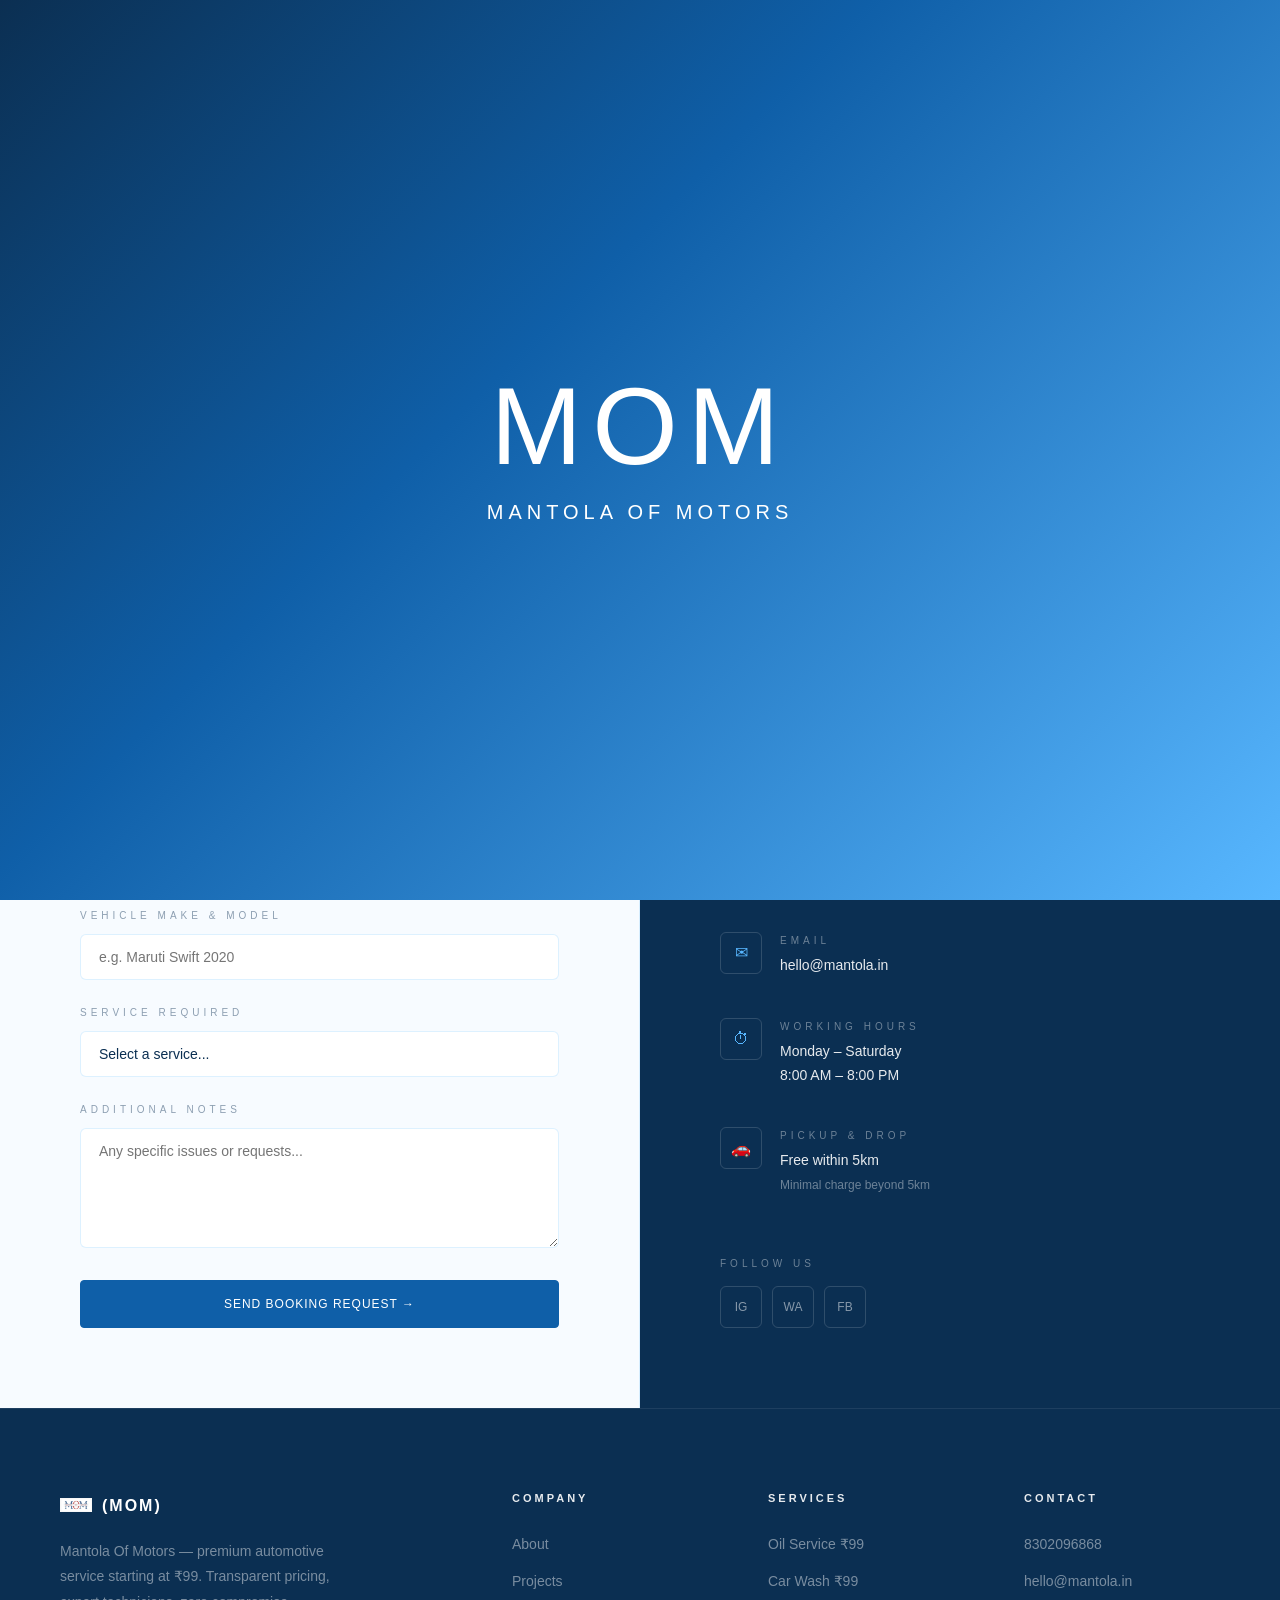
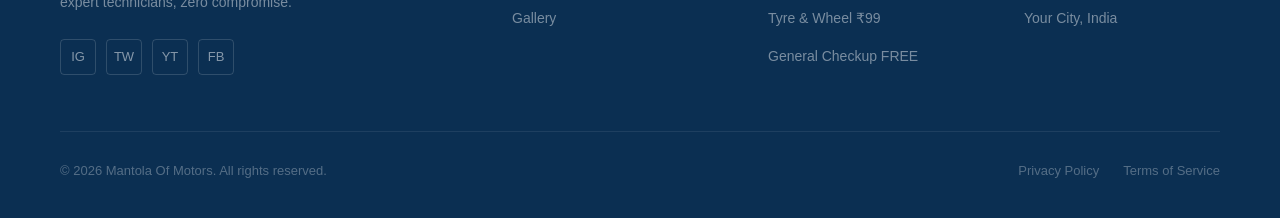
<file: contact.html>
﻿<!DOCTYPE html>
<html lang="en">
<head>
  <meta charset="UTF-8"/><meta name="viewport" content="width=device-width, initial-scale=1.0"/>
  <title>Contact — (MOM) Mantola Of Motors</title>
  <meta name="description" content="Book a service with Mantola Of Motors (MOM). Call, WhatsApp or fill the form. Free pickup within 5km. Starting at ₹99."/>
  
  
  <link rel="stylesheet" href="css/style.css"/><link rel="stylesheet" href="css/animations.css"/><link rel="stylesheet" href="css/responsive.css"/>
  <style>
    .contact-grid{display:grid;grid-template-columns:1fr 1fr;gap:0;min-height:680px;}
    .contact-form-side{background:var(--clr-bg);padding:80px;border-right:1px solid var(--clr-border);}
    .contact-info-side{background:var(--clr-blue-navy);padding:80px;display:flex;flex-direction:column;gap:40px;}
    .form-group{margin-bottom:24px;}
    .form-label{display:block;font-size:10px;letter-spacing:4px;text-transform:uppercase;color:var(--clr-text-muted);margin-bottom:10px;font-weight:500;}
    .form-input,.form-select,.form-textarea{width:100%;background:var(--clr-white);border:1.5px solid var(--clr-border);color:var(--clr-text);font-family:var(--font-body);font-size:14px;padding:14px 18px;outline:none;border-radius:6px;transition:border-color 0.3s;}
    .form-input:focus,.form-select:focus,.form-textarea:focus{border-color:var(--clr-blue-mid);}
    .form-select{appearance:none;cursor:pointer;}.form-select option{background:white;color:var(--clr-text);}
    .form-textarea{resize:vertical;min-height:120px;}
    .form-row{display:grid;grid-template-columns:1fr 1fr;gap:18px;}
    .contact-detail-item{display:flex;gap:18px;align-items:flex-start;}
    .contact-detail-icon{width:42px;height:42px;border:1px solid rgba(255,255,255,0.15);display:flex;align-items:center;justify-content:center;color:var(--clr-blue-mid);font-size:16px;flex-shrink:0;border-radius:6px;}
    .contact-detail-label{font-size:10px;letter-spacing:4px;text-transform:uppercase;color:rgba(255,255,255,0.4);margin-bottom:5px;}
    .contact-detail-val{font-size:14px;color:rgba(255,255,255,0.9);}
    .form-success{display:none;text-align:center;padding:60px 20px;}
    .form-success.show{display:block;}
    .form-success-icon{font-size:56px;color:var(--clr-blue-mid);margin-bottom:18px;}
    .form-success h3{font-family:var(--font-display);font-size:32px;color:var(--clr-blue-navy);letter-spacing:2px;margin-bottom:10px;}
    .form-success p{font-size:14px;color:var(--clr-text-muted);}
    @media(max-width:1024px){.contact-grid{grid-template-columns:1fr;}.contact-form-side{padding:56px 40px;border-right:none;border-bottom:1px solid var(--clr-border);}.contact-info-side{padding:56px 40px;}}
    @media(max-width:640px){.contact-form-side,.contact-info-side{padding:44px 24px;}.form-row{grid-template-columns:1fr;}}
  </style>
</head>
<body>
<div id="page-loader">
  <div class="loader-content">
    <div class="loader-short">MOM</div>
    <div class="loader-full">Mantola Of Motors</div>
  </div>
</div>
<header>
  <nav class="navbar nav-scrolled" id="navbar">
    <a href="index.html" class="nav-logo"><img src="logo.png" alt="(MOM)" class="nav-logo-img"/><span class="nav-logo-text">(MOM)</span></a>
    <ul class="nav-links">
      <li><a href="index.html">Home</a></li><li><a href="about.html">About</a></li><li><a href="services.html">Services</a></li>
      <li><a href="projects.html">Projects</a></li><li><a href="gallery.html">Gallery</a></li><li><a href="contact.html" class="nav-cta active">Book Now</a></li>
    </ul>
    <button class="nav-hamburger" id="hamburger" aria-label="Toggle Menu"><span></span><span></span><span></span></button>
  </nav>
  <nav class="nav-mobile" id="nav-mobile">
    <a href="index.html">Home</a><a href="about.html">About</a><a href="services.html">Services</a>
    <a href="projects.html">Projects</a><a href="gallery.html">Gallery</a><a href="contact.html">Book Now</a>
  </nav>
</header>
<main>
  <section class="page-hero" style="padding-top:80px">
    <div class="page-hero-bg"><img src="images/contact/contact.jpg" alt="Contact (MOM)"/></div>
    <div class="container page-hero-content">
      <span class="page-hero-label">Get In Touch</span>
      <h1 class="page-hero-title reveal">BOOK A<br/>SERVICE</h1>
      <p class="page-hero-sub reveal">Starting at ₹99 — free pickup within 5km.</p>
    </div>
  </section>

  <section class="section" style="padding:0">
    <div class="contact-grid">
      <div class="contact-form-side">
        <div class="section-label reveal"><span>Book Now</span></div>
        <h2 class="section-title reveal" style="transition-delay:0.1s;font-size:42px;margin-bottom:36px">SEND A<br/>MESSAGE</h2>
        <form id="contact-form" novalidate>
          <div class="form-row">
            <div class="form-group"><label class="form-label" for="name">Full Name *</label><input class="form-input" type="text" id="name" name="name" placeholder="Your Name" required/></div>
            <div class="form-group"><label class="form-label" for="phone">Phone *</label><input class="form-input" type="tel" id="phone" name="phone" placeholder="+91 XXXXX XXXXX" required/></div>
          </div>
          <div class="form-group"><label class="form-label" for="email">Email</label><input class="form-input" type="email" id="email" name="email" placeholder="you@email.com"/></div>
          <div class="form-group"><label class="form-label" for="vehicle">Vehicle Make &amp; Model</label><input class="form-input" type="text" id="vehicle" name="vehicle" placeholder="e.g. Maruti Swift 2020"/></div>
          <div class="form-group"><label class="form-label" for="service">Service Required</label>
            <select class="form-select form-input" id="service" name="service">
              <option value="">Select a service...</option>
              <option>General Oil Service — ₹99</option>
              <option>Brake Service — ₹99</option>
              <option>Suspension Repair — ₹99 each</option>
              <option>Car Scanning — ₹99</option>
              <option>Wheel Alignment — ₹99</option>
              <option>Wheel Balancing — ₹99</option>
              <option>Tyre Rotation — ₹99</option>
              <option>Full Car Washing — ₹99</option>
              <option>General Checkup — FREE</option>
              <option>Denting &amp; Painting</option>
              <option>Pickup &amp; Drop</option>
            </select>
          </div>
          <div class="form-group"><label class="form-label" for="message">Additional Notes</label><textarea class="form-textarea" id="message" name="message" placeholder="Any specific issues or requests..."></textarea></div>
          <button type="submit" class="btn btn-blue" style="width:100%;justify-content:center;font-size:12px;padding:16px">Send Booking Request →</button>
        </form>
        <div class="form-success" id="form-success"><div class="form-success-icon">✓</div><h3>BOOKING SENT!</h3><p>Thank you! Our team will call you within 2 hours to confirm your slot.</p></div>
      </div>

      <div class="contact-info-side">
        <div><div class="section-label" style="--clr-blue-mid:#58b7ff"><span style="color:var(--clr-blue-mid)">Reach Us</span></div><h2 style="font-family:var(--font-display);font-size:40px;color:white;letter-spacing:1px;line-height:0.95;margin-bottom:36px" class="reveal">CONTACT<br/>DETAILS</h2></div>
        <div class="contact-detail-item reveal"><div class="contact-detail-icon">📍</div><div><div class="contact-detail-label">Workshop Address</div><div class="contact-detail-val">Your Street, Area<br/>City, State — PIN</div></div></div>
        <div class="contact-detail-item reveal" style="transition-delay:0.1s"><div class="contact-detail-icon">📞</div><div><div class="contact-detail-label">Phone / WhatsApp</div><div class="contact-detail-val"><a href="tel:8302096868">8302096868</a></div></div></div>
        <div class="contact-detail-item reveal" style="transition-delay:0.2s"><div class="contact-detail-icon">✉</div><div><div class="contact-detail-label">Email</div><div class="contact-detail-val"><a href="mailto:hello@mantola.in" style="color:inherit">hello@mantola.in</a></div></div></div>
        <div class="contact-detail-item reveal" style="transition-delay:0.3s"><div class="contact-detail-icon">⏱</div><div><div class="contact-detail-label">Working Hours</div><div class="contact-detail-val">Monday – Saturday<br/>8:00 AM – 8:00 PM</div></div></div>
        <div class="contact-detail-item reveal" style="transition-delay:0.4s"><div class="contact-detail-icon">🚗</div><div><div class="contact-detail-label">Pickup &amp; Drop</div><div class="contact-detail-val">Free within 5km<br/><span style="color:rgba(255,255,255,0.4);font-size:12px">Minimal charge beyond 5km</span></div></div></div>
        <div style="margin-top:auto">
          <div class="contact-detail-label" style="margin-bottom:14px">Follow Us</div>
          <div style="display:flex;gap:10px">
            <a href="#" style="width:42px;height:42px;border:1px solid rgba(255,255,255,0.15);display:flex;align-items:center;justify-content:center;color:rgba(255,255,255,0.5);border-radius:6px;transition:all 0.3s;font-size:12px" aria-label="Instagram">IG</a>
            <a href="https://wa.me/918302096868" style="width:42px;height:42px;border:1px solid rgba(255,255,255,0.15);display:flex;align-items:center;justify-content:center;color:rgba(255,255,255,0.5);border-radius:6px;transition:all 0.3s;font-size:12px" aria-label="WhatsApp">WA</a>
            <a href="#" style="width:42px;height:42px;border:1px solid rgba(255,255,255,0.15);display:flex;align-items:center;justify-content:center;color:rgba(255,255,255,0.5);border-radius:6px;transition:all 0.3s;font-size:12px" aria-label="Facebook">FB</a>
          </div>
        </div>
      </div>
    </div>
  </section>
</main>

<footer class="footer"><div class="container"><div class="footer-grid"><div class="footer-brand"><div class="footer-brand-logo"><img src="logo.png" alt="(MOM)"/><span class="footer-brand-name">(MOM)</span></div><p class="footer-tagline">Mantola Of Motors — premium automotive service starting at ₹99. Transparent pricing, expert technicians, zero compromise.</p><div class="footer-social"><a href="#" aria-label="Instagram">IG</a><a href="#" aria-label="Twitter">TW</a><a href="#" aria-label="YouTube">YT</a><a href="#" aria-label="Facebook">FB</a></div></div><div class="footer-col"><h4 class="footer-col-title">Company</h4><ul class="footer-col-links"><li><a href="about.html">About</a></li><li><a href="projects.html">Projects</a></li><li><a href="gallery.html">Gallery</a></li></ul></div><div class="footer-col"><h4 class="footer-col-title">Services</h4><ul class="footer-col-links"><li><a href="service-pages/engine-service.html">Oil Service ₹99</a></li><li><a href="service-pages/car-wash.html">Car Wash ₹99</a></li><li><a href="service-pages/tire-service.html">Tyre &amp; Wheel ₹99</a></li><li><a href="contact.html">General Checkup FREE</a></li></ul></div><div class="footer-col"><h4 class="footer-col-title">Contact</h4><ul class="footer-col-links"><li><a href="tel:8302096868">8302096868</a></li><li><a href="mailto:hello@mantola.in">hello@mantola.in</a></li><li><a href="#">Your City, India</a></li></ul></div></div><div class="footer-bottom"><span class="footer-copy">&copy; <span data-year></span> Mantola Of Motors. All rights reserved.</span><div class="footer-legal"><a href="#">Privacy Policy</a><a href="#">Terms of Service</a></div></div></div></footer>
<script src="js/main.js"></script><script src="js/navigation.js"></script><script src="js/animations.js"></script>
<script>document.getElementById('contact-form').addEventListener('submit',function(e){e.preventDefault();this.style.display='none';document.getElementById('form-success').classList.add('show');});</script>
</body></html>
</file>
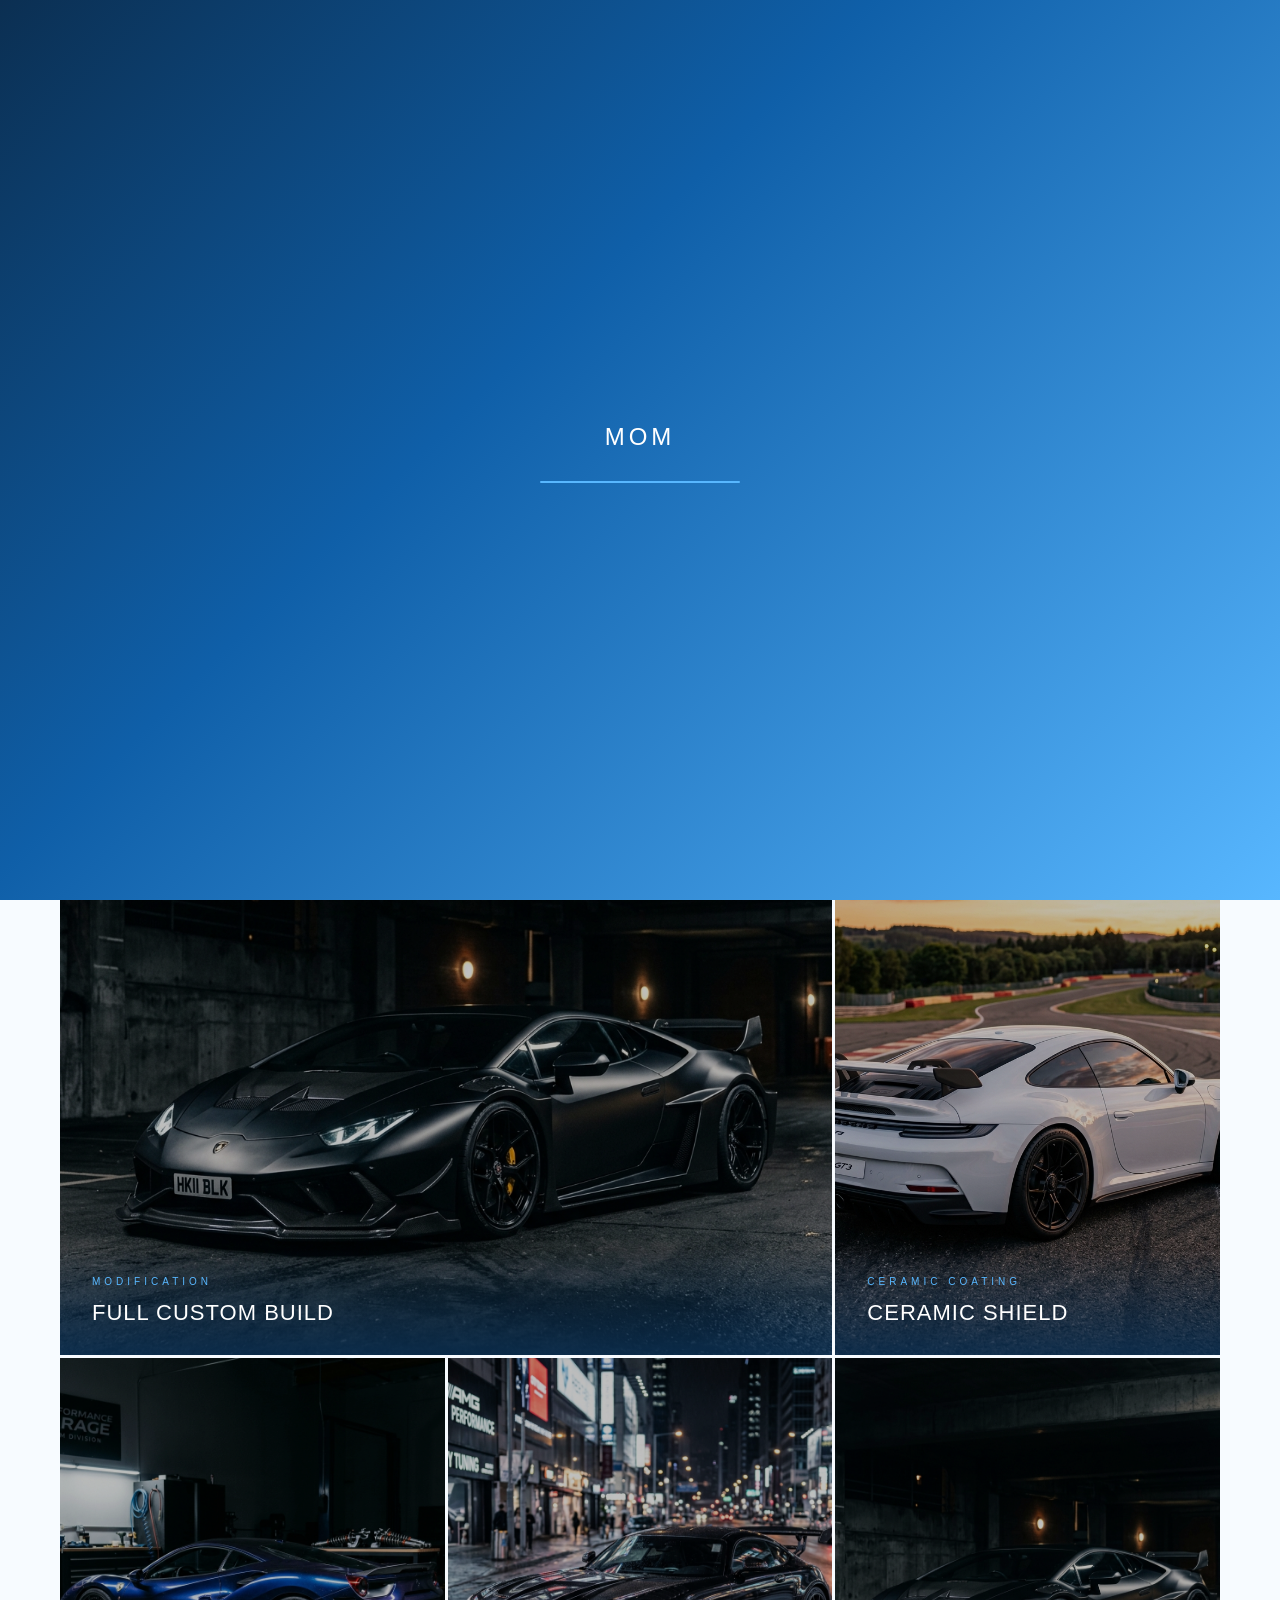
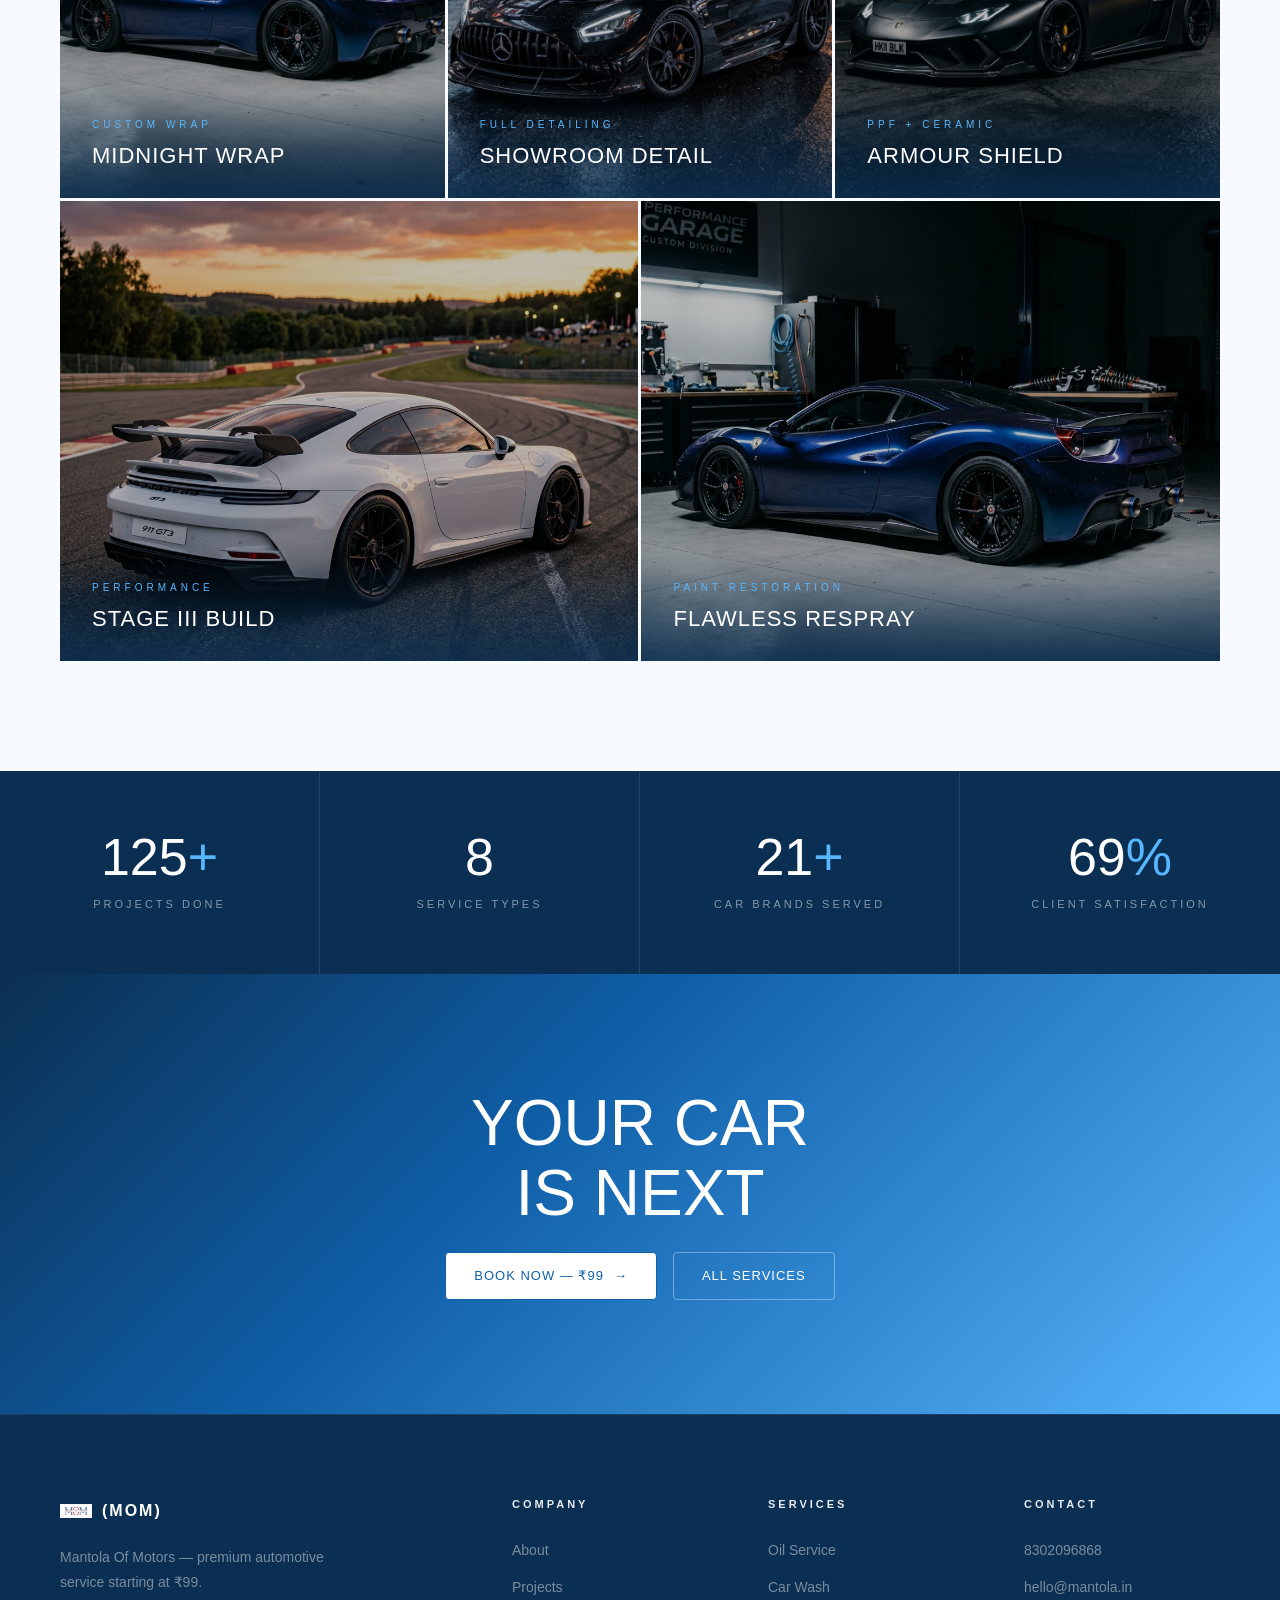
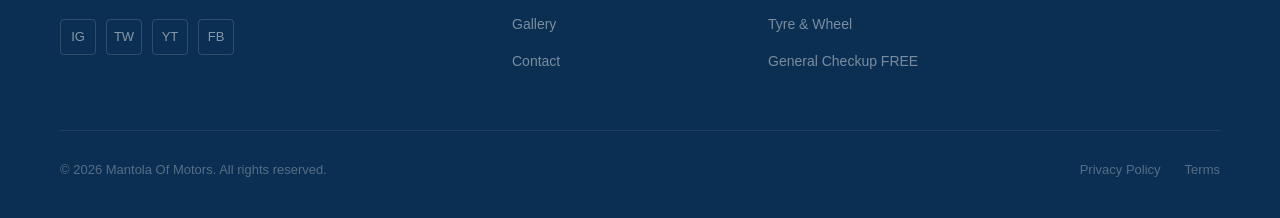
<file: projects.html>
﻿<!DOCTYPE html>
<html lang="en">
<head>
  <meta charset="UTF-8"/><meta name="viewport" content="width=device-width, initial-scale=1.0"/>
  <title>Projects — (MOM) Mantola Of Motors</title>
  <meta name="description" content="Browse Mantola Of Motors (MOM) featured projects — custom builds, ceramic coatings, wraps and full detailing transformations."/>
  
  
  <link rel="stylesheet" href="css/style.css"/><link rel="stylesheet" href="css/animations.css"/><link rel="stylesheet" href="css/responsive.css"/>
  <style>
    .filter-bar{display:flex;gap:4px;flex-wrap:wrap;margin-bottom:52px;}
    .filter-btn{font-size:10px;letter-spacing:3px;text-transform:uppercase;color:var(--clr-text-muted);padding:10px 22px;border:1.5px solid var(--clr-border);background:none;font-family:var(--font-body);cursor:pointer;border-radius:4px;transition:all 0.3s;}
    .filter-btn:hover,.filter-btn.active{color:white;background:var(--clr-blue-deep);border-color:var(--clr-blue-deep);}
    .projects-masonry{display:grid;grid-template-columns:repeat(12,1fr);gap:3px;}
    .proj-item{position:relative;overflow:hidden;cursor:pointer;}
    .proj-item img{width:100%;height:100%;object-fit:cover;transition:transform 1.2s var(--ease-premium),filter 0.6s;filter:brightness(0.75);}
    .proj-item:hover img{transform:scale(1.07);filter:brightness(0.45);}
    .proj-item-1{grid-column:span 8;height:580px;}.proj-item-2{grid-column:span 4;height:580px;}
    .proj-item-3{grid-column:span 4;height:440px;}.proj-item-4{grid-column:span 4;height:440px;}.proj-item-5{grid-column:span 4;height:440px;}
    .proj-item-6{grid-column:span 6;height:460px;}.proj-item-7{grid-column:span 6;height:460px;}
    .proj-label-always{position:absolute;bottom:0;left:0;right:0;padding:24px 32px;background:linear-gradient(to top,rgba(11,47,82,0.85),transparent);}
    .proj-cat{font-size:10px;letter-spacing:4px;color:var(--clr-blue-mid);text-transform:uppercase;}
    .proj-name{font-family:var(--font-display);font-size:22px;color:white;letter-spacing:1px;margin-top:4px;}
    .proj-info{position:absolute;bottom:0;left:0;right:0;padding:24px 32px;background:linear-gradient(to top,rgba(11,47,82,0.9),transparent);opacity:0;transition:opacity 0.5s;}
    .proj-item:hover .proj-info{opacity:1;}
    .proj-detail{font-size:12px;color:rgba(255,255,255,0.6);margin-top:6px;letter-spacing:1px;}
    .proj-arrow{position:absolute;top:24px;right:24px;width:42px;height:42px;border:1px solid rgba(255,255,255,0.35);display:flex;align-items:center;justify-content:center;color:white;opacity:0;transform:translateY(8px);transition:opacity 0.4s,transform 0.4s var(--ease-expo);}
    .proj-item:hover .proj-arrow{opacity:1;transform:translateY(0);}
    @media(max-width:1024px){.projects-masonry{grid-template-columns:repeat(2,1fr);}.proj-item-1,.proj-item-2,.proj-item-3,.proj-item-4,.proj-item-5,.proj-item-6,.proj-item-7{grid-column:span 1;height:340px;}.proj-item-1{grid-column:span 2;height:420px;}}
    @media(max-width:640px){.projects-masonry{grid-template-columns:1fr;}.proj-item-1,.proj-item-2,.proj-item-3,.proj-item-4,.proj-item-5,.proj-item-6,.proj-item-7{grid-column:span 1;height:280px;}.proj-info{opacity:1;}}
  </style>
</head>
<body>
<div id="page-loader" aria-hidden="true"><span class="loader-logo">MOM</span><div class="loader-bar-wrap"><div class="loader-bar"></div></div></div>
<header>
  <nav class="navbar nav-scrolled" id="navbar">
    <a href="index.html" class="nav-logo"><img src="logo.png" alt="(MOM)" class="nav-logo-img"/><span class="nav-logo-text">(MOM)</span></a>
    <ul class="nav-links">
      <li><a href="index.html">Home</a></li><li><a href="about.html">About</a></li><li><a href="services.html">Services</a></li>
      <li><a href="projects.html" class="active">Projects</a></li><li><a href="gallery.html">Gallery</a></li><li><a href="contact.html" class="nav-cta">Book Now</a></li>
    </ul>
    <button class="nav-hamburger" id="hamburger" aria-label="Toggle Menu"><span></span><span></span><span></span></button>
  </nav>
  <nav class="nav-mobile" id="nav-mobile">
    <a href="index.html">Home</a><a href="about.html">About</a><a href="services.html">Services</a>
    <a href="projects.html">Projects</a><a href="gallery.html">Gallery</a><a href="contact.html">Book Now</a>
  </nav>
</header>
<main>
  <section class="page-hero" style="padding-top:80px">
    <div class="page-hero-bg"><img src="images/projects/project1.jpg" alt="(MOM) Projects"/></div>
    <div class="container page-hero-content">
      <span class="page-hero-label">Our Work</span>
      <h1 class="page-hero-title reveal">FEATURED<br/>PROJECTS</h1>
      <p class="page-hero-sub reveal">Every car a canvas. Every result a statement.</p>
    </div>
  </section>

  <section class="section" style="background:var(--clr-bg)">
    <div class="container">
      <div style="display:flex;align-items:flex-end;justify-content:space-between;flex-wrap:wrap;gap:28px;margin-bottom:48px">
        <div><div class="section-label reveal"><span>Portfolio</span></div><h2 class="section-title reveal" style="transition-delay:0.1s">ALL<br/>PROJECTS</h2></div>
        <div class="filter-bar reveal">
          <button class="filter-btn active" data-filter="all">All</button>
          <button class="filter-btn" data-filter="modification">Modification</button>
          <button class="filter-btn" data-filter="ceramic">Ceramic</button>
          <button class="filter-btn" data-filter="paint">Paint</button>
          <button class="filter-btn" data-filter="detail">Detailing</button>
        </div>
      </div>
      <div class="projects-masonry">
        <div class="proj-item proj-item-1 img-reveal" data-category="modification"><img src="images/projects/project1.jpg" alt="Custom Build"/><div class="proj-label-always"><div class="proj-cat">Modification</div><div class="proj-name">FULL CUSTOM BUILD</div></div><div class="proj-info"><div class="proj-detail">Widebody · custom aero · alloy upgrade · 2024</div></div><div class="proj-arrow">→</div></div>
        <div class="proj-item proj-item-2 img-reveal" data-category="ceramic"><img src="images/projects/project2.jpg" alt="Ceramic Shield"/><div class="proj-label-always"><div class="proj-cat">Ceramic Coating</div><div class="proj-name">CERAMIC SHIELD</div></div><div class="proj-info"><div class="proj-detail">9H ceramic + paint correction · 2024</div></div><div class="proj-arrow">→</div></div>
        <div class="proj-item proj-item-3 img-reveal" data-category="paint"><img src="images/projects/project3.jpg" alt="Custom Wrap"/><div class="proj-label-always"><div class="proj-cat">Custom Wrap</div><div class="proj-name">MIDNIGHT WRAP</div></div><div class="proj-info"><div class="proj-detail">Satin wrap · 3M film · 2023</div></div><div class="proj-arrow">→</div></div>
        <div class="proj-item proj-item-4 img-reveal" data-category="detail"><img src="images/projects/project4.jpg" alt="Full Detail"/><div class="proj-label-always"><div class="proj-cat">Full Detailing</div><div class="proj-name">SHOWROOM DETAIL</div></div><div class="proj-info"><div class="proj-detail">Deep clean · polish · wax · 2023</div></div><div class="proj-arrow">→</div></div>
        <div class="proj-item proj-item-5 img-reveal" data-category="ceramic"><img src="images/projects/project1.jpg" alt="PPF + Ceramic"/><div class="proj-label-always"><div class="proj-cat">PPF + Ceramic</div><div class="proj-name">ARMOUR SHIELD</div></div><div class="proj-info"><div class="proj-detail">Full front PPF + ceramic top · 2023</div></div><div class="proj-arrow">→</div></div>
        <div class="proj-item proj-item-6 img-reveal" data-category="modification"><img src="images/projects/project2.jpg" alt="Stage 3 Build"/><div class="proj-label-always"><div class="proj-cat">Performance</div><div class="proj-name">STAGE III BUILD</div></div><div class="proj-info"><div class="proj-detail">Stage 3 · full suspension · custom exhaust · 2022</div></div><div class="proj-arrow">→</div></div>
        <div class="proj-item proj-item-7 img-reveal" data-category="paint"><img src="images/projects/project3.jpg" alt="Full Respray"/><div class="proj-label-always"><div class="proj-cat">Paint Restoration</div><div class="proj-name">FLAWLESS RESPRAY</div></div><div class="proj-info"><div class="proj-detail">Full respray · premium paint · 2022</div></div><div class="proj-arrow">→</div></div>
      </div>
    </div>
  </section>

  <section class="stats-section">
    <div class="stats-grid">
      <div class="stat-item reveal"><div class="stat-number"><span data-count="180">0</span><em>+</em></div><div class="stat-label">Projects Done</div></div>
      <div class="stat-item reveal" style="transition-delay:0.1s"><div class="stat-number"><span data-count="11">0</span></div><div class="stat-label">Service Types</div></div>
      <div class="stat-item reveal" style="transition-delay:0.2s"><div class="stat-number"><span data-count="30">0</span><em>+</em></div><div class="stat-label">Car Brands Served</div></div>
      <div class="stat-item reveal" style="transition-delay:0.3s"><div class="stat-number"><span data-count="99">0</span><em>%</em></div><div class="stat-label">Client Satisfaction</div></div>
    </div>
  </section>

  <section class="cta-section">
    <div class="cta-content container">
      <h2 class="cta-title reveal">YOUR CAR<br/>IS NEXT</h2>
      <div class="cta-buttons">
        <a href="contact.html" class="btn btn-white btn-arrow">Book Now — ₹99</a>
        <a href="services.html" class="btn" style="border-color:rgba(255,255,255,0.35);color:white;background:transparent">All Services</a>
      </div>
    </div>
  </section>
</main>

<footer class="footer"><div class="container"><div class="footer-grid"><div class="footer-brand"><div class="footer-brand-logo"><img src="logo.png" alt="(MOM)"/><span class="footer-brand-name">(MOM)</span></div><p class="footer-tagline">Mantola Of Motors — premium automotive service starting at ₹99.</p><div class="footer-social"><a href="#" aria-label="Instagram">IG</a><a href="#" aria-label="Twitter">TW</a><a href="#" aria-label="YouTube">YT</a><a href="#" aria-label="Facebook">FB</a></div></div><div class="footer-col"><h4 class="footer-col-title">Company</h4><ul class="footer-col-links"><li><a href="about.html">About</a></li><li><a href="projects.html">Projects</a></li><li><a href="gallery.html">Gallery</a></li><li><a href="contact.html">Contact</a></li></ul></div><div class="footer-col"><h4 class="footer-col-title">Services</h4><ul class="footer-col-links"><li><a href="service-pages/engine-service.html">Oil Service</a></li><li><a href="service-pages/car-wash.html">Car Wash</a></li><li><a href="service-pages/tire-service.html">Tyre &amp; Wheel</a></li><li><a href="contact.html">General Checkup FREE</a></li></ul></div><div class="footer-col"><h4 class="footer-col-title">Contact</h4><ul class="footer-col-links"><li><a href="tel:8302096868">8302096868</a></li><li><a href="mailto:hello@mantola.in">hello@mantola.in</a></li></ul></div></div><div class="footer-bottom"><span class="footer-copy">&copy; <span data-year></span> Mantola Of Motors. All rights reserved.</span><div class="footer-legal"><a href="#">Privacy Policy</a><a href="#">Terms</a></div></div></div></footer>
<script src="js/main.js"></script><script src="js/navigation.js"></script><script src="js/animations.js"></script>
<script>
  const filterBtns=document.querySelectorAll('.filter-btn');
  const projItems=document.querySelectorAll('.proj-item');
  filterBtns.forEach(btn=>{btn.addEventListener('click',()=>{filterBtns.forEach(b=>b.classList.remove('active'));btn.classList.add('active');const f=btn.dataset.filter;projItems.forEach(item=>{const show=f==='all'||item.dataset.category===f;item.style.opacity=show?'1':'0.15';item.style.pointerEvents=show?'auto':'none';item.style.transition='opacity 0.4s';});});});
</script>
</body></html>
</file>
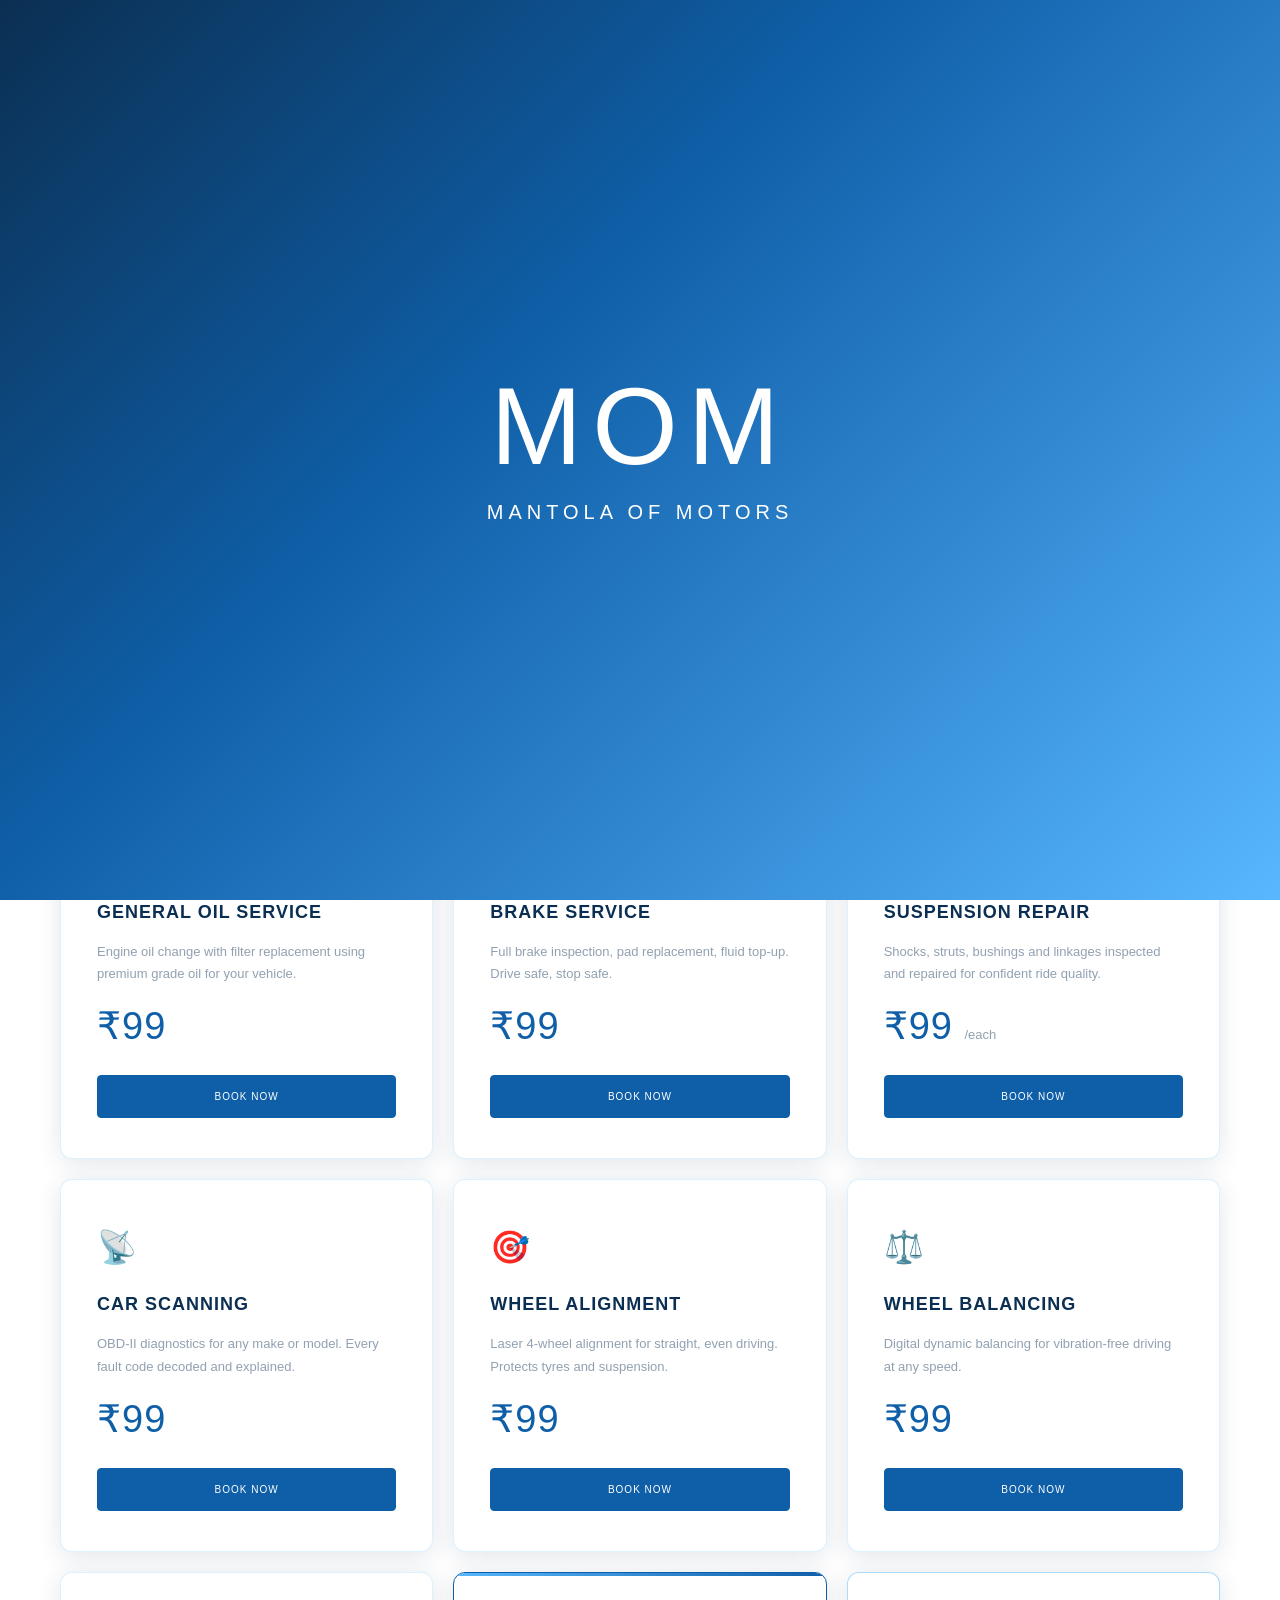
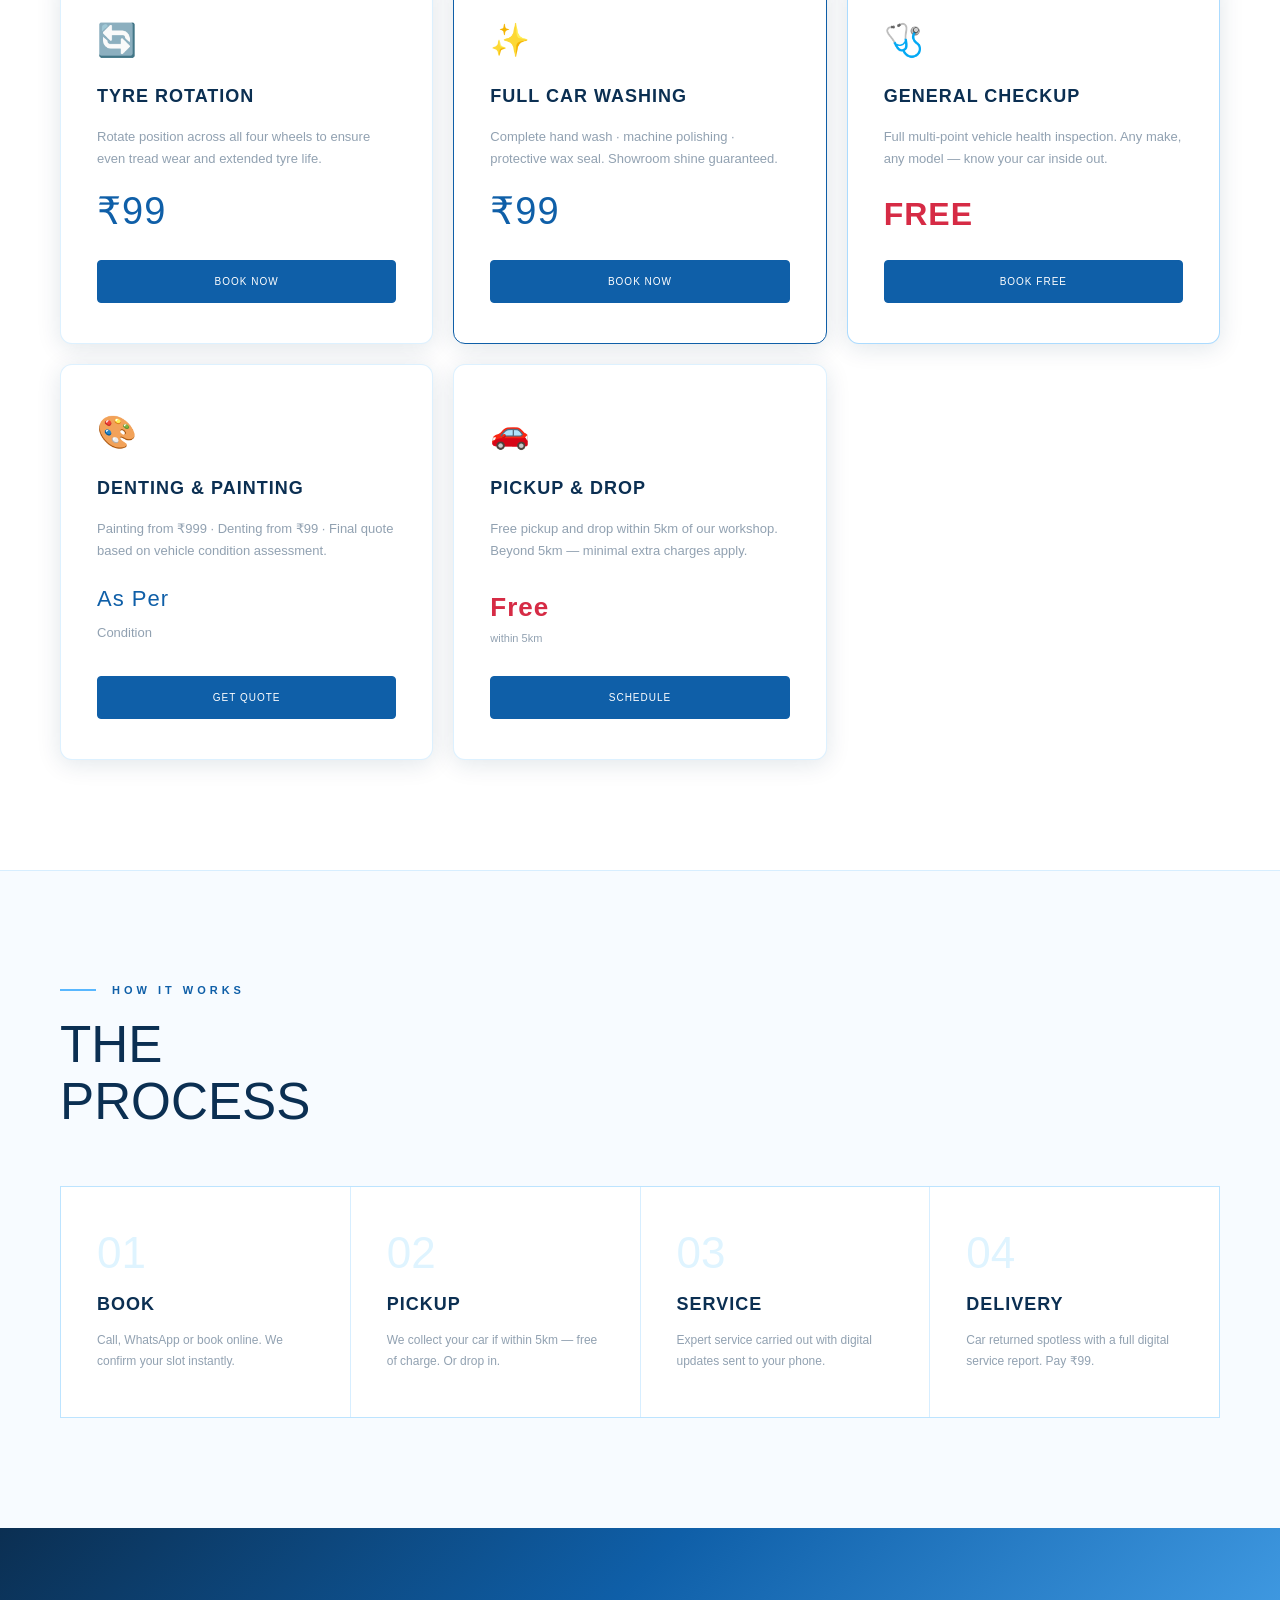
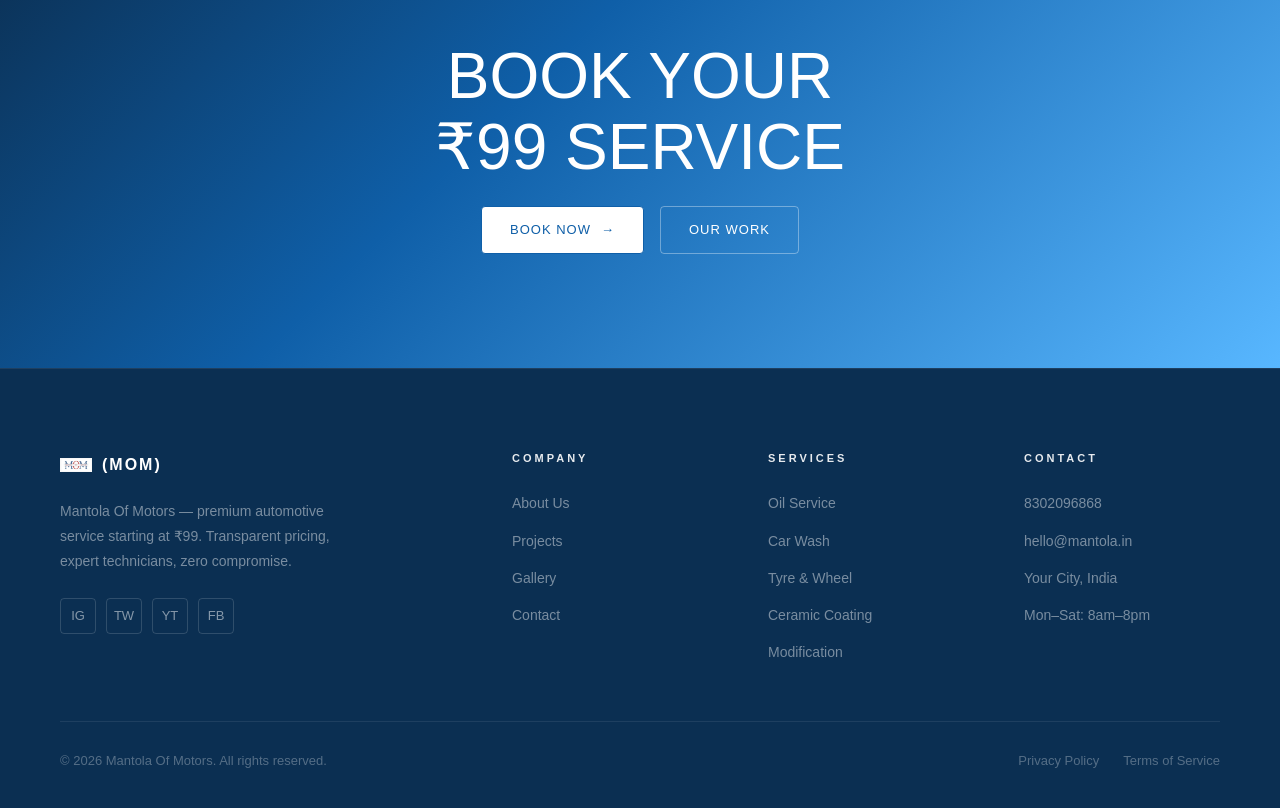
<file: services.html>
﻿<!DOCTYPE html>
<html lang="en">
<head>
  <meta charset="UTF-8"/><meta name="viewport" content="width=device-width, initial-scale=1.0"/>
  <title>Services — MOM Mantola Of Motors</title>
  <meta name="description" content="All services by Mantola Of Motors (MOM) starting at ₹99. Oil change, brake service, wheel alignment, car scanning, denting, painting, pickup &amp; drop."/>
  
  
  <link rel="stylesheet" href="css/style.css"/><link rel="stylesheet" href="css/animations.css"/><link rel="stylesheet" href="css/responsive.css"/>
  <style>
    .services-full-grid{display:grid;grid-template-columns:repeat(3,1fr);gap:20px;margin-top:60px;}
    .price-card{background:var(--clr-white);border:1.5px solid var(--clr-border);border-radius:12px;padding:40px 36px;display:flex;flex-direction:column;gap:14px;box-shadow:0 4px 24px var(--clr-shadow);transition:transform 0.4s var(--ease-expo),box-shadow 0.4s,border-color 0.4s;position:relative;overflow:hidden;}
    .price-card::before{content:'';position:absolute;top:0;left:0;right:0;height:3px;background:linear-gradient(90deg,var(--clr-blue-mid),var(--clr-blue-deep));transform:scaleX(0);transform-origin:left;transition:transform 0.4s var(--ease-expo);}
    .price-card:hover{transform:translateY(-8px);box-shadow:0 16px 48px rgba(15,95,168,0.18);border-color:var(--clr-blue-deep);}
    .price-card:hover::before{transform:scaleX(1);}
    .price-card.featured{border-color:var(--clr-blue-deep);}.price-card.featured::before{transform:scaleX(1);}
    .price-card.free-card{border-color:rgba(88,183,255,0.5);}
    .price-card-icon{font-size:32px;}.price-card-title{font-family:var(--font-display);font-size:18px;color:var(--clr-blue-navy);letter-spacing:1px;font-weight:700;}
    .price-card-desc{font-size:13px;color:var(--clr-text-muted);line-height:1.7;flex:1;}
    .price-card-price{font-family:var(--font-display);font-size:38px;color:var(--clr-blue-deep);line-height:1;letter-spacing:1px;}
    .price-card-price small{font-size:13px;color:var(--clr-text-muted);font-family:var(--font-body);font-weight:400;letter-spacing:0;}
    .price-card-price.free{color:var(--clr-accent-red);}.price-card-cta{margin-top:8px;}
    .process-grid{display:grid;grid-template-columns:repeat(4,1fr);gap:1px;border:1px solid var(--clr-border);margin-top:56px;background:var(--clr-border);}
    .process-step{background:var(--clr-white);padding:44px 36px;}
    .process-step-num{font-family:var(--font-display);font-size:44px;color:var(--clr-blue-light);line-height:1;margin-bottom:14px;}
    .process-step-title{font-family:var(--font-display);font-size:18px;color:var(--clr-blue-navy);letter-spacing:1px;margin-bottom:10px;}
    .process-step-text{font-size:12px;color:var(--clr-text-muted);line-height:1.8;}
    @media(max-width:1024px){.services-full-grid{grid-template-columns:1fr 1fr;}.process-grid{grid-template-columns:1fr 1fr;}}
    @media(max-width:640px){.services-full-grid{grid-template-columns:1fr;}.process-grid{grid-template-columns:1fr;}}
  </style>
</head>
<body>
<div id="page-loader">
  <div class="loader-content">
    <div class="loader-short">MOM</div>
    <div class="loader-full">Mantola Of Motors</div>
  </div>
</div>
  
<header>
  <nav class="navbar nav-scrolled" id="navbar">
    <a href="index.html" class="nav-logo"><img src="logo.png" alt="MOM" class="nav-logo-img"/><span class="nav-logo-text">MOM</span></a>
    <ul class="nav-links">
      <li><a href="index.html">Home</a></li><li><a href="about.html">About</a></li><li><a href="services.html" class="active">Services</a></li>
      <li><a href="projects.html">Projects</a></li><li><a href="gallery.html">Gallery</a></li><li><a href="contact.html" class="nav-cta">Book Now</a></li>
    </ul>
    <button class="nav-hamburger" id="hamburger" aria-label="Toggle Menu"><span></span><span></span><span></span></button>
  </nav>
  <nav class="nav-mobile" id="nav-mobile">
    <a href="index.html">Home</a><a href="about.html">About</a><a href="services.html">Services</a>
    <a href="projects.html">Projects</a><a href="gallery.html">Gallery</a><a href="contact.html">Book Now</a>
  </nav>
</header>
<main>
  <section class="page-hero" style="padding-top:80px">
    <div class="page-hero-bg"><img src="images/cards/engine.jpg" alt="(MOM) Services"/></div>
    <div class="container page-hero-content">
      <span class="page-hero-label">What We Offer</span>
      <h1 class="page-hero-title reveal">ALL<br/>SERVICES</h1>
      <p class="page-hero-sub reveal">Starting at ₹99 — no hidden charges.</p>
    </div>
  </section>

  <section class="section pricing-section">
    <div class="container">
      <div class="section-label reveal"><span>Full Price List</span></div>
      <h2 class="section-title reveal" style="transition-delay:0.1s">TRANSPARENT<br/>PRICING</h2>
      <div class="services-full-grid stagger-children">
        <div class="price-card"><div class="price-card-icon">🛢️</div><div class="price-card-title">GENERAL OIL SERVICE</div><p class="price-card-desc">Engine oil change with filter replacement using premium grade oil for your vehicle.</p><div class="price-card-price">₹99</div><div class="price-card-cta"><a href="contact.html" class="btn btn-blue" style="width:100%;justify-content:center;font-size:10px">Book Now</a></div></div>
        <div class="price-card"><div class="price-card-icon">🔧</div><div class="price-card-title">BRAKE SERVICE</div><p class="price-card-desc">Full brake inspection, pad replacement, fluid top-up. Drive safe, stop safe.</p><div class="price-card-price">₹99</div><div class="price-card-cta"><a href="contact.html" class="btn btn-blue" style="width:100%;justify-content:center;font-size:10px">Book Now</a></div></div>
        <div class="price-card"><div class="price-card-icon">⚙️</div><div class="price-card-title">SUSPENSION REPAIR</div><p class="price-card-desc">Shocks, struts, bushings and linkages inspected and repaired for confident ride quality.</p><div class="price-card-price">₹99 <small>/each</small></div><div class="price-card-cta"><a href="contact.html" class="btn btn-blue" style="width:100%;justify-content:center;font-size:10px">Book Now</a></div></div>
        <div class="price-card"><div class="price-card-icon">📡</div><div class="price-card-title">CAR SCANNING</div><p class="price-card-desc">OBD-II diagnostics for any make or model. Every fault code decoded and explained.</p><div class="price-card-price">₹99</div><div class="price-card-cta"><a href="contact.html" class="btn btn-blue" style="width:100%;justify-content:center;font-size:10px">Book Now</a></div></div>
        <div class="price-card"><div class="price-card-icon">🎯</div><div class="price-card-title">WHEEL ALIGNMENT</div><p class="price-card-desc">Laser 4-wheel alignment for straight, even driving. Protects tyres and suspension.</p><div class="price-card-price">₹99</div><div class="price-card-cta"><a href="contact.html" class="btn btn-blue" style="width:100%;justify-content:center;font-size:10px">Book Now</a></div></div>
        <div class="price-card"><div class="price-card-icon">⚖️</div><div class="price-card-title">WHEEL BALANCING</div><p class="price-card-desc">Digital dynamic balancing for vibration-free driving at any speed.</p><div class="price-card-price">₹99</div><div class="price-card-cta"><a href="contact.html" class="btn btn-blue" style="width:100%;justify-content:center;font-size:10px">Book Now</a></div></div>
        <div class="price-card"><div class="price-card-icon">🔄</div><div class="price-card-title">TYRE ROTATION</div><p class="price-card-desc">Rotate position across all four wheels to ensure even tread wear and extended tyre life.</p><div class="price-card-price">₹99</div><div class="price-card-cta"><a href="contact.html" class="btn btn-blue" style="width:100%;justify-content:center;font-size:10px">Book Now</a></div></div>
        <div class="price-card featured"><div class="price-card-icon">✨</div><div class="price-card-title">FULL CAR WASHING</div><p class="price-card-desc">Complete hand wash · machine polishing · protective wax seal. Showroom shine guaranteed.</p><div class="price-card-price">₹99</div><div class="price-card-cta"><a href="contact.html" class="btn btn-blue" style="width:100%;justify-content:center;font-size:10px">Book Now</a></div></div>
        <div class="price-card free-card"><div class="price-card-icon">🩺</div><div class="price-card-title">GENERAL CHECKUP</div><p class="price-card-desc">Full multi-point vehicle health inspection. Any make, any model — know your car inside out.</p><div class="price-card-price free">FREE</div><div class="price-card-cta"><a href="contact.html" class="btn btn-blue" style="width:100%;justify-content:center;font-size:10px">Book Free</a></div></div>
        <div class="price-card"><div class="price-card-icon">🎨</div><div class="price-card-title">DENTING &amp; PAINTING</div><p class="price-card-desc">Painting from ₹999 · Denting from ₹99 · Final quote based on vehicle condition assessment.</p><div class="price-card-price" style="font-size:22px;line-height:1.4">As Per<br/><small>Condition</small></div><div class="price-card-cta"><a href="contact.html" class="btn btn-blue" style="width:100%;justify-content:center;font-size:10px">Get Quote</a></div></div>
        <div class="price-card"><div class="price-card-icon">🚗</div><div class="price-card-title">PICKUP &amp; DROP</div><p class="price-card-desc">Free pickup and drop within 5km of our workshop. Beyond 5km — minimal extra charges apply.</p><div class="price-card-price free" style="font-size:26px">Free<br/><small style="font-size:11px;color:var(--clr-text-muted)">within 5km</small></div><div class="price-card-cta"><a href="contact.html" class="btn btn-blue" style="width:100%;justify-content:center;font-size:10px">Schedule</a></div></div>
      </div>
    </div>
  </section>

  <section class="section" style="background:var(--clr-bg);border-top:1px solid var(--clr-border)">
    <div class="container">
      <div class="section-label reveal"><span>How It Works</span></div>
      <h2 class="section-title reveal" style="transition-delay:0.1s">THE<br/>PROCESS</h2>
      <div class="process-grid stagger-children">
        <div class="process-step"><div class="process-step-num">01</div><h3 class="process-step-title">BOOK</h3><p class="process-step-text">Call, WhatsApp or book online. We confirm your slot instantly.</p></div>
        <div class="process-step"><div class="process-step-num">02</div><h3 class="process-step-title">PICKUP</h3><p class="process-step-text">We collect your car if within 5km — free of charge. Or drop in.</p></div>
        <div class="process-step"><div class="process-step-num">03</div><h3 class="process-step-title">SERVICE</h3><p class="process-step-text">Expert service carried out with digital updates sent to your phone.</p></div>
        <div class="process-step"><div class="process-step-num">04</div><h3 class="process-step-title">DELIVERY</h3><p class="process-step-text">Car returned spotless with a full digital service report. Pay ₹99.</p></div>
      </div>
    </div>
  </section>

  <section class="cta-section">
    <div class="cta-content container">
      <h2 class="cta-title reveal">BOOK YOUR<br/>₹99 SERVICE</h2>
      <div class="cta-buttons">
        <a href="contact.html" class="btn btn-white btn-arrow">Book Now</a>
        <a href="projects.html" class="btn" style="border-color:rgba(255,255,255,0.35);color:white;background:transparent">Our Work</a>
      </div>
    </div>
  </section>
</main>

<footer class="footer"><div class="container"><div class="footer-grid"><div class="footer-brand"><div class="footer-brand-logo"><img src="logo.png" alt="(MOM)"/><span class="footer-brand-name">(MOM)</span></div><p class="footer-tagline">Mantola Of Motors — premium automotive service starting at ₹99. Transparent pricing, expert technicians, zero compromise.</p><div class="footer-social"><a href="#" aria-label="Instagram">IG</a><a href="#" aria-label="Twitter">TW</a><a href="#" aria-label="YouTube">YT</a><a href="#" aria-label="Facebook">FB</a></div></div><div class="footer-col"><h4 class="footer-col-title">Company</h4><ul class="footer-col-links"><li><a href="about.html">About Us</a></li><li><a href="projects.html">Projects</a></li><li><a href="gallery.html">Gallery</a></li><li><a href="contact.html">Contact</a></li></ul></div><div class="footer-col"><h4 class="footer-col-title">Services</h4><ul class="footer-col-links"><li><a href="service-pages/engine-service.html">Oil Service</a></li><li><a href="service-pages/car-wash.html">Car Wash</a></li><li><a href="service-pages/tire-service.html">Tyre &amp; Wheel</a></li><li><a href="service-pages/ceramic-coating.html">Ceramic Coating</a></li><li><a href="service-pages/modification.html">Modification</a></li></ul></div><div class="footer-col"><h4 class="footer-col-title">Contact</h4><ul class="footer-col-links"><li><a href="tel:8302096868">8302096868</a></li><li><a href="mailto:hello@mantola.in">hello@mantola.in</a></li><li><a href="#">Your City, India</a></li><li><a href="#">Mon–Sat: 8am–8pm</a></li></ul></div></div><div class="footer-bottom"><span class="footer-copy">&copy; <span data-year></span> Mantola Of Motors. All rights reserved.</span><div class="footer-legal"><a href="#">Privacy Policy</a><a href="#">Terms of Service</a></div></div></div></footer>
<script src="js/main.js"></script><script src="js/navigation.js"></script><script src="js/animations.js"></script>
</body></html>
</file>
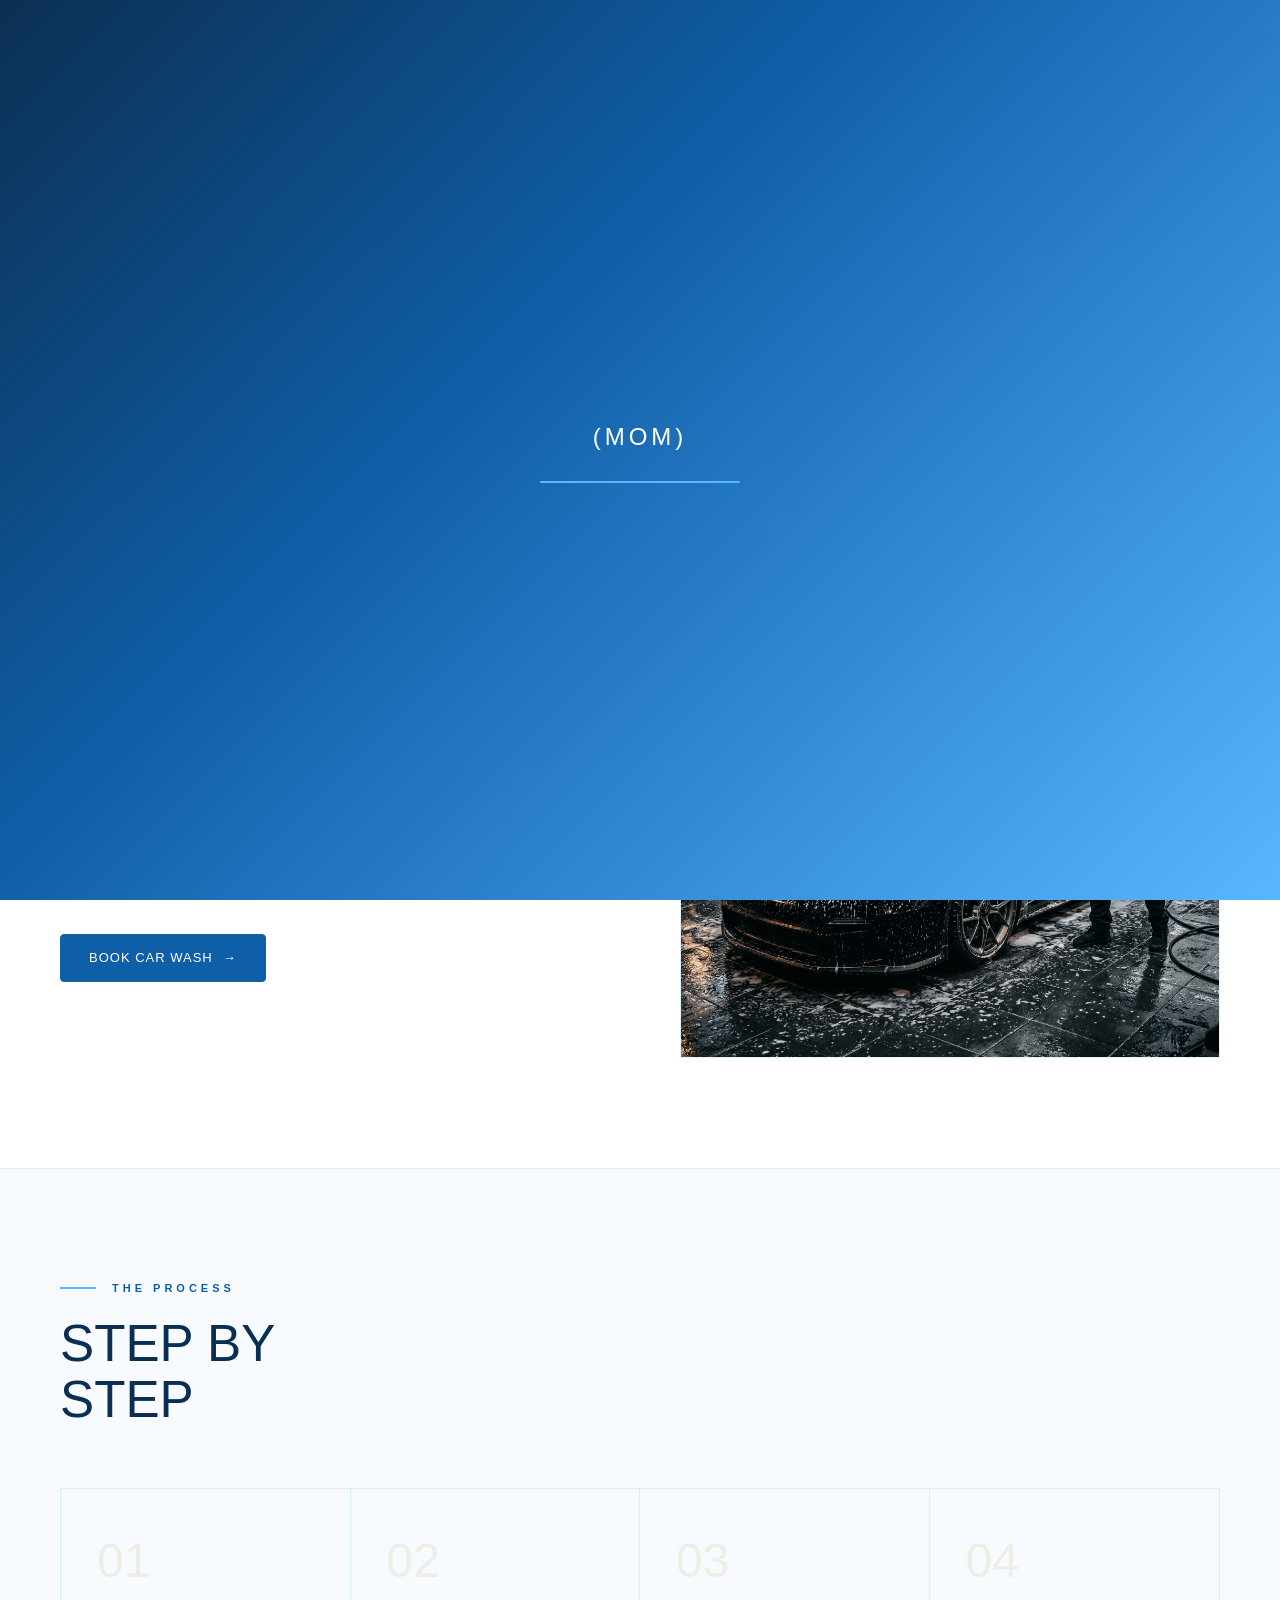
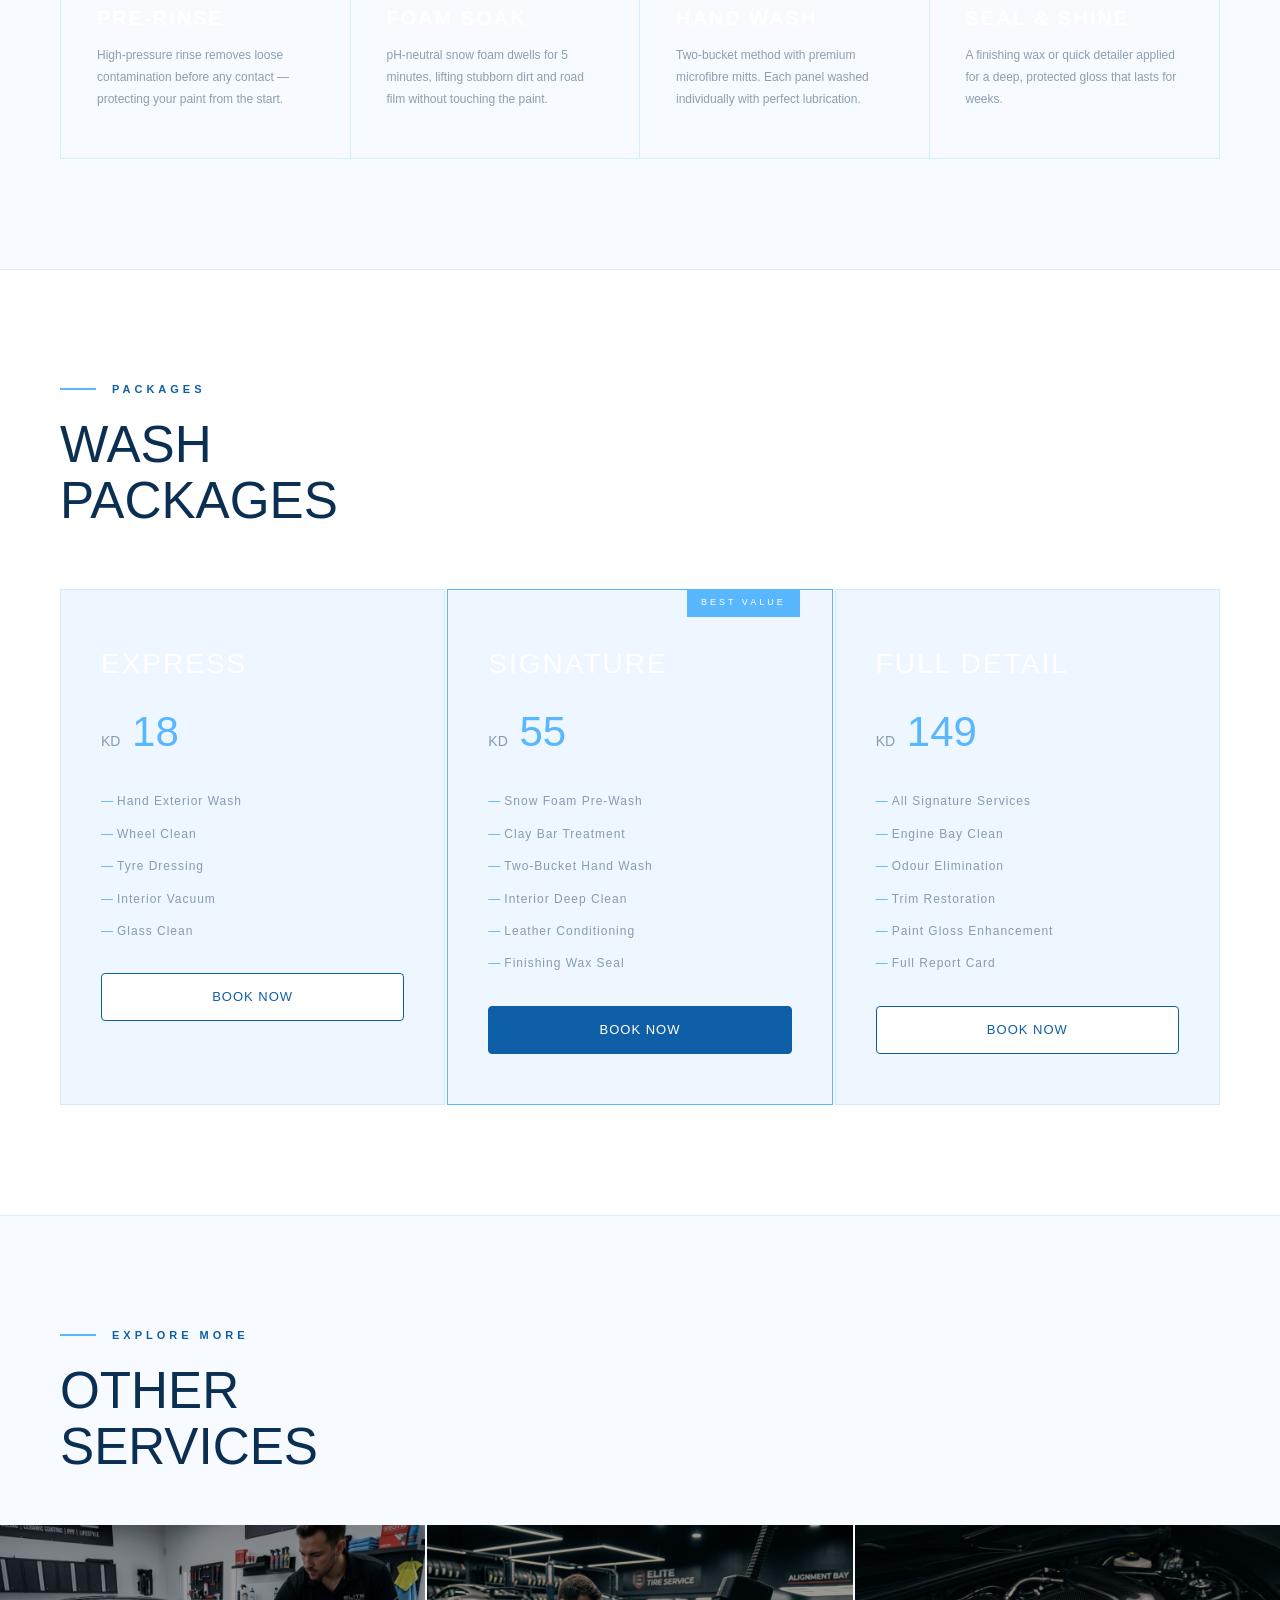
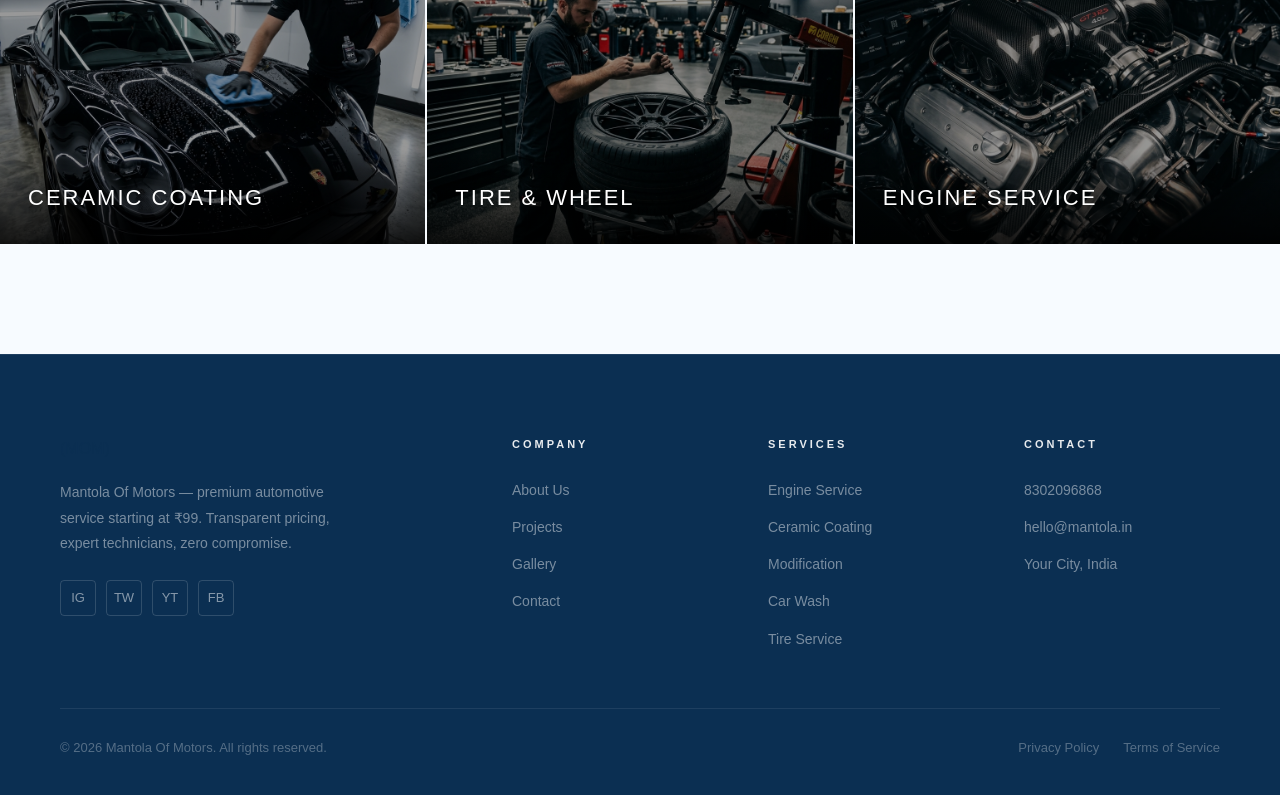
<file: service-pages/car-wash.html>
﻿<!DOCTYPE html>
<html lang="en">
<head>
  <meta charset="UTF-8" />
  <meta name="viewport" content="width=device-width, initial-scale=1.0" />
  <title>Premium Car Wash — Mantola Of Motors</title>
  <meta name="description" content="Mantola Of Motors hand-crafted car wash and detailing service. pH-neutral products, clay bar, microfibre finish — the ultimate automotive spa." />
  
  
  
  <link rel="stylesheet" href="../css/style.css" />
  <link rel="stylesheet" href="../css/animations.css" />
  <link rel="stylesheet" href="../css/responsive.css" />
  <style>
    .wash-packages{display:grid;grid-template-columns:repeat(3,1fr);gap:2px;margin-top:60px;}
    .package-card{background:var(--clr-surface);border:1px solid var(--clr-border);padding:50px 40px;transition:border-color 0.4s;position:relative;}
    .package-card.featured{border-color:var(--clr-blue-mid);}
    .package-card:hover{border-color:var(--clr-blue-mid);}
    .package-badge{position:absolute;top:-1px;right:32px;background:var(--clr-blue-mid);color:var(--clr-white);font-size:9px;letter-spacing:3px;text-transform:uppercase;padding:6px 14px;font-family:var(--font-body);}
    .package-name{font-family:var(--font-display);font-size:28px;color:var(--clr-white);letter-spacing:2px;margin-bottom:8px;}
    .package-price{font-family:var(--font-display);font-size:42px;color:var(--clr-blue-mid);margin-bottom:24px;}
    .package-price small{font-size:14px;color:var(--clr-text-muted);font-family:var(--font-body);}
    .package-list{display:flex;flex-direction:column;gap:12px;margin-bottom:32px;}
    .package-list li{font-size:12px;color:var(--clr-text-muted);letter-spacing:1px;padding-left:16px;position:relative;}
    .package-list li::before{content:'—';position:absolute;left:0;color:var(--clr-blue-mid);}
    .wash-steps{display:grid;grid-template-columns:repeat(4,1fr);gap:0;border:1px solid var(--clr-border);margin-top:60px;}
    .wash-step{padding:48px 36px;border-right:1px solid var(--clr-border);}
    .wash-step:last-child{border-right:none;}
    .wash-step-num{font-family:var(--font-display);font-size:48px;color:rgba(201,168,76,0.15);line-height:1;margin-bottom:16px;}
    .wash-step-title{font-family:var(--font-display);font-size:20px;color:var(--clr-white);letter-spacing:2px;margin-bottom:10px;}
    .wash-step-text{font-size:12px;color:var(--clr-text-muted);line-height:1.8;}
    .other-services{display:grid;grid-template-columns:repeat(3,1fr);gap:2px;}
    .other-card{position:relative;overflow:hidden;aspect-ratio:4/3;cursor:pointer;}
    .other-card img{transition:transform 0.8s var(--ease-premium);filter:brightness(0.6);}
    .other-card:hover img{transform:scale(1.06);filter:brightness(0.4);}
    .other-card-info{position:absolute;bottom:0;left:0;right:0;padding:28px;background:linear-gradient(to top,rgba(0,0,0,0.8),transparent);}
    .other-card-title{font-family:var(--font-display);font-size:22px;color:var(--clr-white);letter-spacing:2px;}
    @media(max-width:1024px){.wash-packages{grid-template-columns:1fr;}.wash-steps{grid-template-columns:1fr 1fr;}.wash-step:nth-child(2){border-right:none;}.wash-step:nth-child(3){border-top:1px solid var(--clr-border);}.wash-step:nth-child(4){border-top:1px solid var(--clr-border);border-right:none;}.other-services{grid-template-columns:1fr 1fr;}}
    @media(max-width:640px){.wash-steps{grid-template-columns:1fr;}.wash-step{border-right:none;border-bottom:1px solid var(--clr-border);}.wash-step:last-child{border-bottom:none;}.other-services{grid-template-columns:1fr;}}
  </style>
</head>
<body>

  <div id="page-loader" aria-hidden="true">
    <span class="loader-logo">(MOM)</span>
    <div class="loader-bar-wrap"><div class="loader-bar"></div></div>
  </div>

  <header>
    <nav class="navbar nav-scrolled" id="navbar">
      <a href="../index.html" class="nav-logo">(MOM)</a>
      <ul class="nav-links">
        <li><a href="../index.html">Home</a></li><li><a href="../about.html">About</a></li>
        <li><a href="../services.html" class="active">Services</a></li><li><a href="../projects.html">Projects</a></li>
        <li><a href="../gallery.html">Gallery</a></li><li><a href="../contact.html" class="nav-cta">Book Now</a></li>
      </ul>
      <button class="nav-hamburger" id="hamburger" aria-label="Toggle Menu"><span></span><span></span><span></span></button>
    </nav>
    <nav class="nav-mobile" id="nav-mobile">
      <a href="../index.html">Home</a><a href="../about.html">About</a>
      <a href="../services.html">Services</a><a href="../projects.html">Projects</a>
      <a href="../gallery.html">Gallery</a><a href="../contact.html">Contact</a>
    </nav>
  </header>

  <main>
    <section class="page-hero" style="padding-top:80px">
      <div class="page-hero-bg"><img src="../images/cards/wash.jpg" alt="Premium Car Wash" /></div>
      <div class="container page-hero-content">
        <span class="page-hero-label">Service 04</span>
        <h1 class="page-hero-title reveal">PREMIUM<br />CAR WASH</h1>
        <p class="page-hero-sub reveal">Hand-crafted. Artisan. Immaculate.</p>
      </div>
    </section>

    <section class="section">
      <div class="container">
        <div style="display:grid;grid-template-columns:1fr 1fr;gap:80px;align-items:center">
          <div>
            <div class="section-label reveal"><span>Overview</span></div>
            <h2 class="section-title reveal" style="transition-delay:0.1s">THE<br />RITUAL</h2>
            <p class="section-subtitle reveal" style="transition-delay:0.2s">We treat every wash as a sacred ritual. pH-neutral foam, microfibre mitts, two-bucket method, clay bar treatment, and a final wax seal. No shortcuts. No exceptions.</p>
            <a href="../contact.html" class="btn btn-blue btn-arrow reveal" style="margin-top:32px;transition-delay:0.3s">Book Car Wash</a>
          </div>
          <div class="img-reveal" style="height:480px">
            <img src="../images/cards/wash.jpg" alt="Car wash" style="border:1px solid var(--clr-border)" />
          </div>
        </div>
      </div>
    </section>

    <section class="section" style="background:var(--clr-bg);border-top:1px solid var(--clr-border);border-bottom:1px solid var(--clr-border)">
      <div class="container">
        <div class="section-label reveal"><span>The Process</span></div>
        <h2 class="section-title reveal" style="transition-delay:0.1s">STEP BY<br />STEP</h2>
        <div class="wash-steps stagger-children">
          <div class="wash-step">
            <div class="wash-step-num">01</div>
            <h3 class="wash-step-title">PRE-RINSE</h3>
            <p class="wash-step-text">High-pressure rinse removes loose contamination before any contact — protecting your paint from the start.</p>
          </div>
          <div class="wash-step">
            <div class="wash-step-num">02</div>
            <h3 class="wash-step-title">FOAM SOAK</h3>
            <p class="wash-step-text">pH-neutral snow foam dwells for 5 minutes, lifting stubborn dirt and road film without touching the paint.</p>
          </div>
          <div class="wash-step">
            <div class="wash-step-num">03</div>
            <h3 class="wash-step-title">HAND WASH</h3>
            <p class="wash-step-text">Two-bucket method with premium microfibre mitts. Each panel washed individually with perfect lubrication.</p>
          </div>
          <div class="wash-step">
            <div class="wash-step-num">04</div>
            <h3 class="wash-step-title">SEAL &amp; SHINE</h3>
            <p class="wash-step-text">A finishing wax or quick detailer applied for a deep, protected gloss that lasts for weeks.</p>
          </div>
        </div>
      </div>
    </section>

    <section class="section">
      <div class="container">
        <div class="section-label reveal"><span>Packages</span></div>
        <h2 class="section-title reveal" style="transition-delay:0.1s">WASH<br />PACKAGES</h2>
        <div class="wash-packages stagger-children">
          <div class="package-card">
            <div class="package-name">EXPRESS</div>
            <div class="package-price"><small>KD</small>&nbsp;18</div>
            <ul class="package-list">
              <li>Hand Exterior Wash</li>
              <li>Wheel Clean</li>
              <li>Tyre Dressing</li>
              <li>Interior Vacuum</li>
              <li>Glass Clean</li>
            </ul>
            <a href="../contact.html" class="btn btn-white" style="width:100%;justify-content:center">Book Now</a>
          </div>
          <div class="package-card featured">
            <div class="package-badge">Best Value</div>
            <div class="package-name">SIGNATURE</div>
            <div class="package-price"><small>KD</small>&nbsp;55</div>
            <ul class="package-list">
              <li>Snow Foam Pre-Wash</li>
              <li>Clay Bar Treatment</li>
              <li>Two-Bucket Hand Wash</li>
              <li>Interior Deep Clean</li>
              <li>Leather Conditioning</li>
              <li>Finishing Wax Seal</li>
            </ul>
            <a href="../contact.html" class="btn btn-blue" style="width:100%;justify-content:center">Book Now</a>
          </div>
          <div class="package-card">
            <div class="package-name">FULL DETAIL</div>
            <div class="package-price"><small>KD</small>&nbsp;149</div>
            <ul class="package-list">
              <li>All Signature Services</li>
              <li>Engine Bay Clean</li>
              <li>Odour Elimination</li>
              <li>Trim Restoration</li>
              <li>Paint Gloss Enhancement</li>
              <li>Full Report Card</li>
            </ul>
            <a href="../contact.html" class="btn btn-white" style="width:100%;justify-content:center">Book Now</a>
          </div>
        </div>
      </div>
    </section>

    <section class="section" style="background:var(--clr-bg);border-top:1px solid var(--clr-border)">
      <div class="container" style="margin-bottom:50px">
        <div class="section-label reveal"><span>Explore More</span></div>
        <h2 class="section-title reveal" style="transition-delay:0.1s">OTHER<br />SERVICES</h2>
      </div>
      <div class="other-services">
        <a href="ceramic-coating.html" class="other-card img-reveal">
          <img src="../images/cards/ceramic.jpg" alt="Ceramic" /><div class="other-card-info"><div class="other-card-title">CERAMIC COATING</div></div>
        </a>
        <a href="tire-service.html" class="other-card img-reveal">
          <img src="../images/cards/tire.jpg" alt="Tire" /><div class="other-card-info"><div class="other-card-title">TIRE &amp; WHEEL</div></div>
        </a>
        <a href="engine-service.html" class="other-card img-reveal">
          <img src="../images/cards/engine.jpg" alt="Engine" /><div class="other-card-info"><div class="other-card-title">ENGINE SERVICE</div></div>
        </a>
      </div>
    </section>
  </main>

  <footer class="footer">
    <div class="container">
      <div class="footer-grid">
        <div class="footer-brand"><div class="footer-brand-logo">(MOM)</div><p class="footer-tagline">Mantola Of Motors — premium automotive service starting at ₹99. Transparent pricing, expert technicians, zero compromise.</p><div class="footer-social"><a href="#" aria-label="Instagram">IG</a><a href="#" aria-label="Twitter">TW</a><a href="#" aria-label="YouTube">YT</a><a href="#" aria-label="Facebook">FB</a></div></div>
        <div class="footer-col"><h4 class="footer-col-title">Company</h4><ul class="footer-col-links"><li><a href="../about.html">About Us</a></li><li><a href="../projects.html">Projects</a></li><li><a href="../gallery.html">Gallery</a></li><li><a href="../contact.html">Contact</a></li></ul></div>
        <div class="footer-col"><h4 class="footer-col-title">Services</h4><ul class="footer-col-links"><li><a href="engine-service.html">Engine Service</a></li><li><a href="ceramic-coating.html">Ceramic Coating</a></li><li><a href="modification.html">Modification</a></li><li><a href="car-wash.html">Car Wash</a></li><li><a href="tire-service.html">Tire Service</a></li></ul></div>
        <div class="footer-col"><h4 class="footer-col-title">Contact</h4><ul class="footer-col-links"><li><a href="tel:8302096868">8302096868</a></li><li><a href="mailto:hello@mantola.in">hello@mantola.in</a></li><li><a href="#">Your City, India</a></li></ul></div>
      </div>
      <div class="footer-bottom">
        <span class="footer-copy">&copy; <span data-year></span> Mantola Of Motors. All rights reserved.</span>
        <div class="footer-legal"><a href="#">Privacy Policy</a><a href="#">Terms of Service</a></div>
      </div>
    </div>
  </footer>

  <script src="../js/main.js"></script>
  <script src="../js/navigation.js"></script>
  <script src="../js/animations.js"></script>
</body>
</html>
</file>
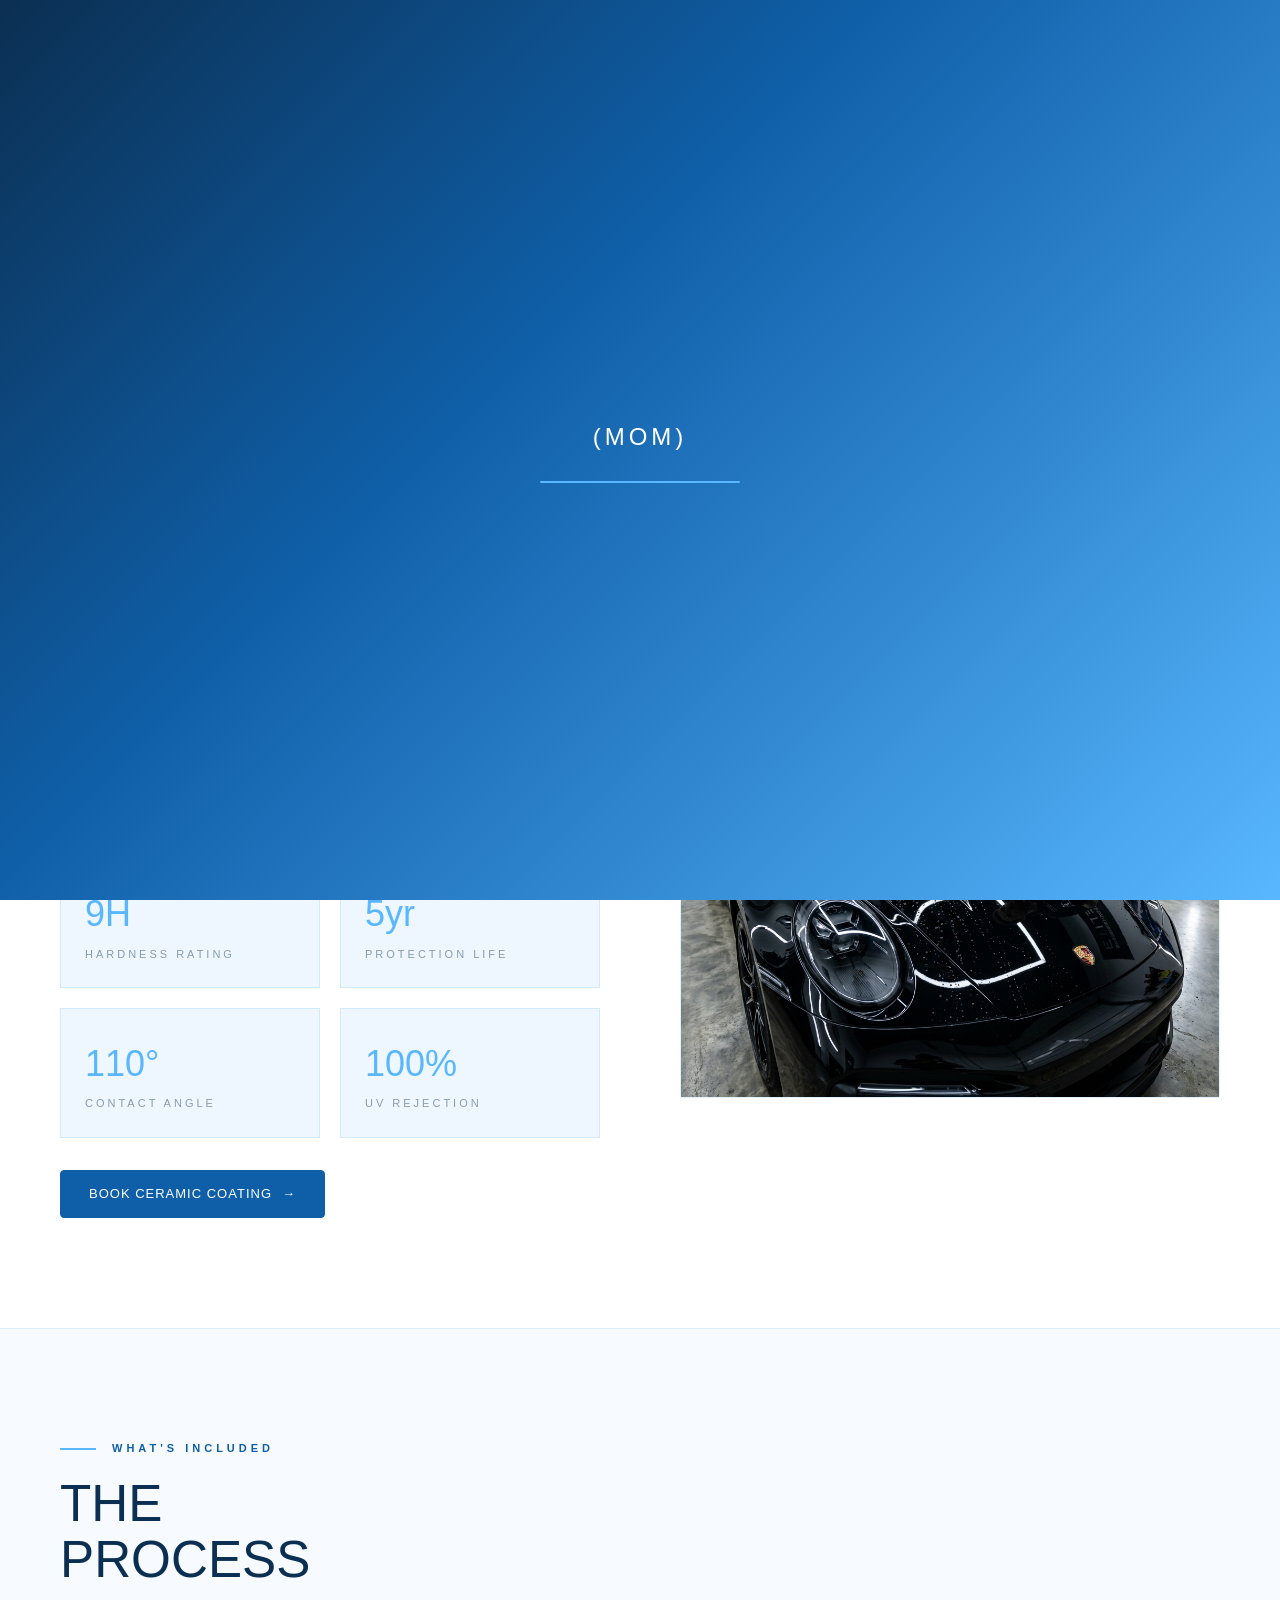
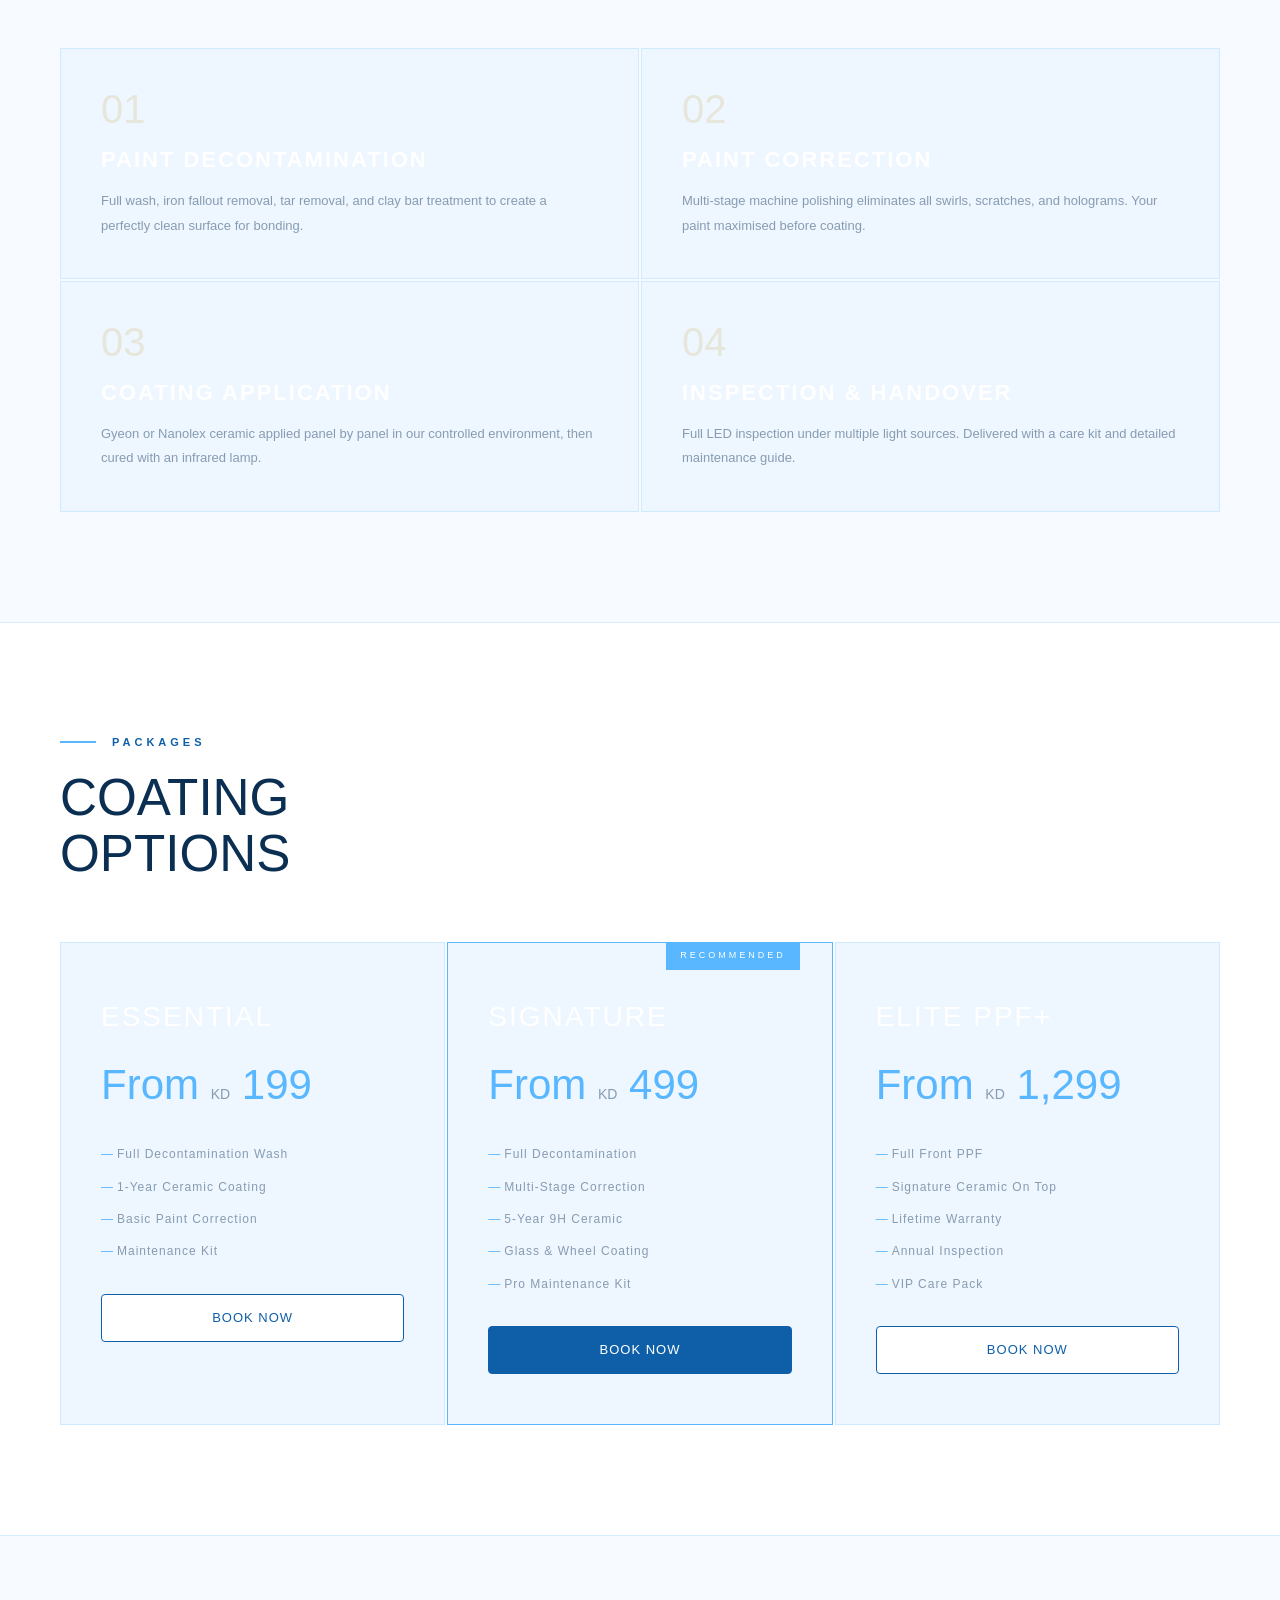
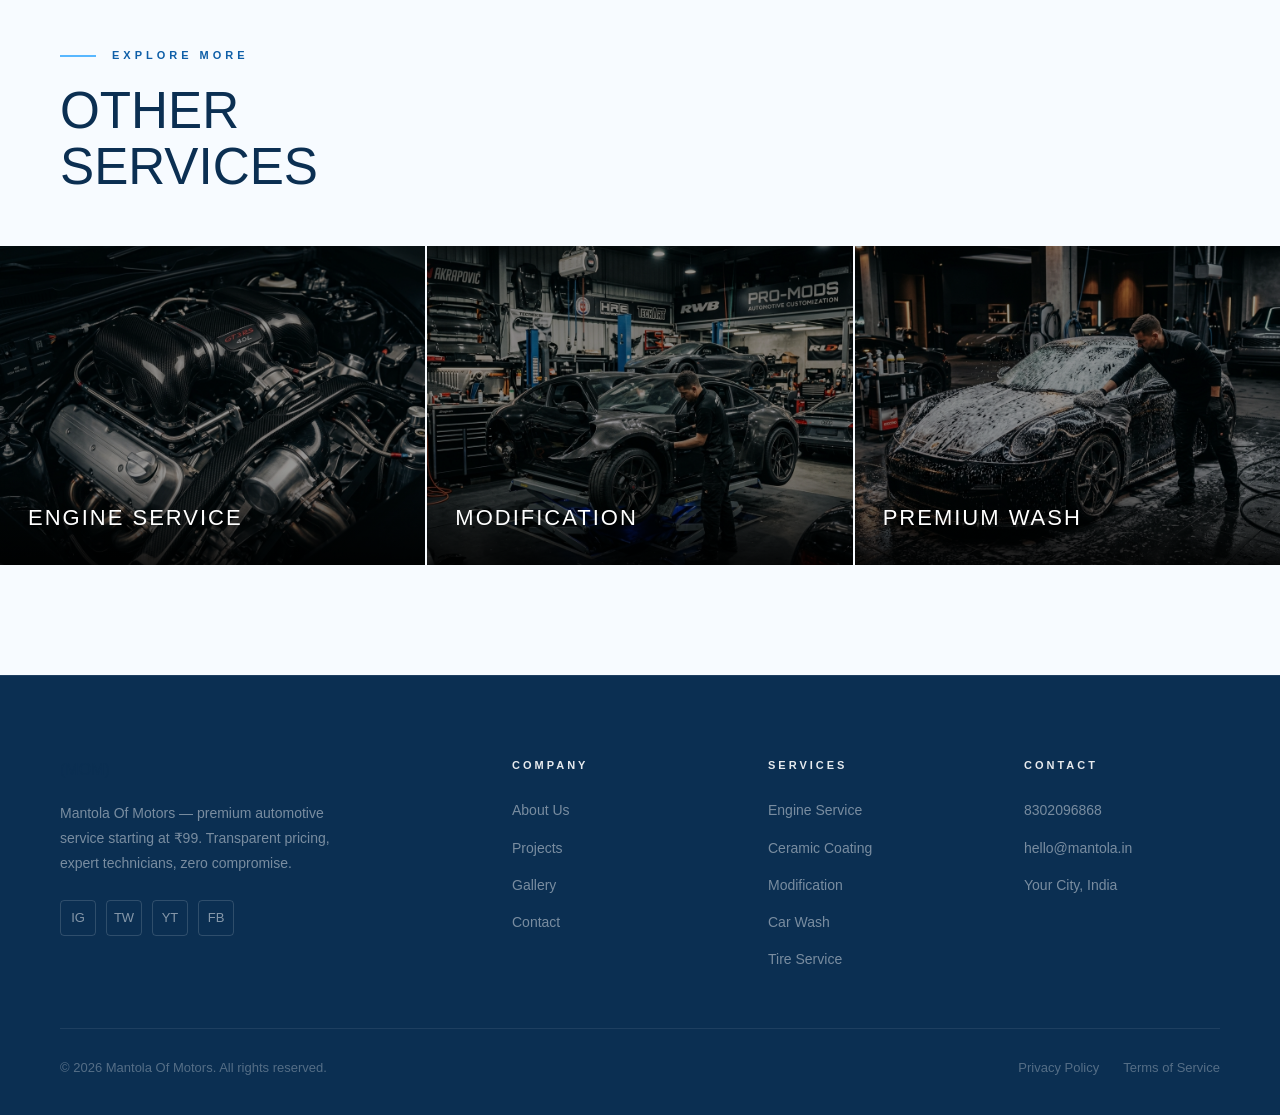
<file: service-pages/ceramic-coating.html>
﻿<!DOCTYPE html>
<html lang="en">
<head>
  <meta charset="UTF-8" />
  <meta name="viewport" content="width=device-width, initial-scale=1.0" />
  <title>Ceramic Coating — Mantola Of Motors</title>
  <meta name="description" content="Mantola Of Motors premium 9H ceramic coating service. The ultimate paint protection for your luxury vehicle — applied by certified professionals." />
  
  
  
  <link rel="stylesheet" href="../css/style.css" />
  <link rel="stylesheet" href="../css/animations.css" />
  <link rel="stylesheet" href="../css/responsive.css" />
  <style>
    .service-detail-grid{display:grid;grid-template-columns:1fr 1fr;gap:80px;align-items:start;}
    .service-packages{display:grid;grid-template-columns:repeat(3,1fr);gap:2px;margin-top:60px;}
    .package-card{background:var(--clr-surface);border:1px solid var(--clr-border);padding:50px 40px;transition:border-color 0.4s;position:relative;}
    .package-card.featured{border-color:var(--clr-blue-mid);}
    .package-card:hover{border-color:var(--clr-blue-mid);}
    .package-badge{position:absolute;top:-1px;right:32px;background:var(--clr-blue-mid);color:var(--clr-white);font-size:9px;letter-spacing:3px;text-transform:uppercase;padding:6px 14px;font-family:var(--font-body);}
    .package-name{font-family:var(--font-display);font-size:28px;color:var(--clr-white);letter-spacing:2px;margin-bottom:8px;}
    .package-price{font-family:var(--font-display);font-size:42px;color:var(--clr-blue-mid);margin-bottom:24px;}
    .package-price small{font-size:14px;color:var(--clr-text-muted);font-family:var(--font-body);}
    .package-list{display:flex;flex-direction:column;gap:12px;margin-bottom:32px;}
    .package-list li{font-size:12px;color:var(--clr-text-muted);letter-spacing:1px;padding-left:16px;position:relative;}
    .package-list li::before{content:'—';position:absolute;left:0;color:var(--clr-blue-mid);}
    .service-features{display:grid;grid-template-columns:repeat(2,1fr);gap:2px;margin-top:60px;}
    .feature-item{background:var(--clr-surface);border:1px solid var(--clr-border);padding:40px;}
    .feature-num{font-family:var(--font-display);font-size:40px;color:rgba(201,168,76,0.2);line-height:1;margin-bottom:12px;}
    .feature-title{font-family:var(--font-display);font-size:22px;color:var(--clr-white);letter-spacing:2px;margin-bottom:10px;}
    .feature-text{font-size:13px;color:var(--clr-text-muted);line-height:1.9;}
    .other-services{display:grid;grid-template-columns:repeat(3,1fr);gap:2px;}
    .other-card{position:relative;overflow:hidden;aspect-ratio:4/3;cursor:pointer;}
    .other-card img{transition:transform 0.8s var(--ease-premium);filter:brightness(0.6);}
    .other-card:hover img{transform:scale(1.06);filter:brightness(0.4);}
    .other-card-info{position:absolute;bottom:0;left:0;right:0;padding:28px;background:linear-gradient(to top,rgba(0,0,0,0.8),transparent);}
    .other-card-title{font-family:var(--font-display);font-size:22px;color:var(--clr-white);letter-spacing:2px;}
    @media(max-width:1024px){.service-detail-grid{grid-template-columns:1fr;gap:48px;}.service-packages{grid-template-columns:1fr;}.service-features{grid-template-columns:1fr;}.other-services{grid-template-columns:1fr 1fr;}}
    @media(max-width:640px){.other-services{grid-template-columns:1fr;}}
  </style>
</head>
<body>

  <div id="page-loader" aria-hidden="true">
    <span class="loader-logo">(MOM)</span>
    <div class="loader-bar-wrap"><div class="loader-bar"></div></div>
  </div>

  <header>
    <nav class="navbar nav-scrolled" id="navbar">
      <a href="../index.html" class="nav-logo">(MOM)</a>
      <ul class="nav-links">
        <li><a href="../index.html">Home</a></li>
        <li><a href="../about.html">About</a></li>
        <li><a href="../services.html" class="active">Services</a></li>
        <li><a href="../projects.html">Projects</a></li>
        <li><a href="../gallery.html">Gallery</a></li>
        <li><a href="../contact.html" class="nav-cta">Book Now</a></li>
      </ul>
      <button class="nav-hamburger" id="hamburger" aria-label="Toggle Menu"><span></span><span></span><span></span></button>
    </nav>
    <nav class="nav-mobile" id="nav-mobile">
      <a href="../index.html">Home</a><a href="../about.html">About</a>
      <a href="../services.html">Services</a><a href="../projects.html">Projects</a>
      <a href="../gallery.html">Gallery</a><a href="../contact.html">Contact</a>
    </nav>
  </header>

  <main>
    <section class="page-hero" style="padding-top:80px">
      <div class="page-hero-bg"><img src="../images/cards/ceramic.jpg" alt="Ceramic Coating" /></div>
      <div class="container page-hero-content">
        <span class="page-hero-label">Service 02</span>
        <h1 class="page-hero-title reveal">CERAMIC<br />COATING</h1>
        <p class="page-hero-sub reveal">The ultimate shield. The deepest gloss.</p>
      </div>
    </section>

    <section class="section">
      <div class="container">
        <div class="service-detail-grid">
          <div>
            <div class="section-label reveal"><span>Overview</span></div>
            <h2 class="section-title reveal" style="transition-delay:0.1s">LIQUID<br />ARMOUR</h2>
            <p class="section-subtitle reveal" style="transition-delay:0.2s">Our 9H nano-ceramic coating bonds permanently to your paint at a molecular level, creating a sacrificial layer of glass-hard protection that repels contaminants, UV rays, and chemical fallout.</p>
            <div style="display:grid;grid-template-columns:1fr 1fr;gap:20px;margin-top:32px" class="stagger-children">
              <div style="padding:24px;background:var(--clr-surface);border:1px solid var(--clr-border)">
                <div style="font-family:var(--font-display);font-size:36px;color:var(--clr-blue-mid)">9H</div>
                <div style="font-size:11px;letter-spacing:3px;color:var(--clr-text-muted)">HARDNESS RATING</div>
              </div>
              <div style="padding:24px;background:var(--clr-surface);border:1px solid var(--clr-border)">
                <div style="font-family:var(--font-display);font-size:36px;color:var(--clr-blue-mid)">5yr</div>
                <div style="font-size:11px;letter-spacing:3px;color:var(--clr-text-muted)">PROTECTION LIFE</div>
              </div>
              <div style="padding:24px;background:var(--clr-surface);border:1px solid var(--clr-border)">
                <div style="font-family:var(--font-display);font-size:36px;color:var(--clr-blue-mid)">110°</div>
                <div style="font-size:11px;letter-spacing:3px;color:var(--clr-text-muted)">CONTACT ANGLE</div>
              </div>
              <div style="padding:24px;background:var(--clr-surface);border:1px solid var(--clr-border)">
                <div style="font-family:var(--font-display);font-size:36px;color:var(--clr-blue-mid)">100%</div>
                <div style="font-size:11px;letter-spacing:3px;color:var(--clr-text-muted)">UV REJECTION</div>
              </div>
            </div>
            <a href="../contact.html" class="btn btn-blue btn-arrow reveal" style="margin-top:32px">Book Ceramic Coating</a>
          </div>
          <div class="img-reveal" style="height:520px">
            <img src="../images/cards/ceramic.jpg" alt="Ceramic coating" style="border:1px solid var(--clr-border)" />
          </div>
        </div>
      </div>
    </section>

    <section class="section" style="background:var(--clr-bg);border-top:1px solid var(--clr-border);border-bottom:1px solid var(--clr-border)">
      <div class="container">
        <div class="section-label reveal"><span>What's Included</span></div>
        <h2 class="section-title reveal" style="transition-delay:0.1s">THE<br />PROCESS</h2>
        <div class="service-features stagger-children">
          <div class="feature-item">
            <div class="feature-num">01</div>
            <h3 class="feature-title">PAINT DECONTAMINATION</h3>
            <p class="feature-text">Full wash, iron fallout removal, tar removal, and clay bar treatment to create a perfectly clean surface for bonding.</p>
          </div>
          <div class="feature-item">
            <div class="feature-num">02</div>
            <h3 class="feature-title">PAINT CORRECTION</h3>
            <p class="feature-text">Multi-stage machine polishing eliminates all swirls, scratches, and holograms. Your paint maximised before coating.</p>
          </div>
          <div class="feature-item">
            <div class="feature-num">03</div>
            <h3 class="feature-title">COATING APPLICATION</h3>
            <p class="feature-text">Gyeon or Nanolex ceramic applied panel by panel in our controlled environment, then cured with an infrared lamp.</p>
          </div>
          <div class="feature-item">
            <div class="feature-num">04</div>
            <h3 class="feature-title">INSPECTION &amp; HANDOVER</h3>
            <p class="feature-text">Full LED inspection under multiple light sources. Delivered with a care kit and detailed maintenance guide.</p>
          </div>
        </div>
      </div>
    </section>

    <section class="section">
      <div class="container">
        <div class="section-label reveal"><span>Packages</span></div>
        <h2 class="section-title reveal" style="transition-delay:0.1s">COATING<br />OPTIONS</h2>
        <div class="service-packages stagger-children">
          <div class="package-card">
            <div class="package-name">ESSENTIAL</div>
            <div class="package-price">From&nbsp;<small>KD</small>&nbsp;199</div>
            <ul class="package-list">
              <li>Full Decontamination Wash</li>
              <li>1-Year Ceramic Coating</li>
              <li>Basic Paint Correction</li>
              <li>Maintenance Kit</li>
            </ul>
            <a href="../contact.html" class="btn btn-white" style="width:100%;justify-content:center">Book Now</a>
          </div>
          <div class="package-card featured">
            <div class="package-badge">Recommended</div>
            <div class="package-name">SIGNATURE</div>
            <div class="package-price">From&nbsp;<small>KD</small>&nbsp;499</div>
            <ul class="package-list">
              <li>Full Decontamination</li>
              <li>Multi-Stage Correction</li>
              <li>5-Year 9H Ceramic</li>
              <li>Glass &amp; Wheel Coating</li>
              <li>Pro Maintenance Kit</li>
            </ul>
            <a href="../contact.html" class="btn btn-blue" style="width:100%;justify-content:center">Book Now</a>
          </div>
          <div class="package-card">
            <div class="package-name">ELITE PPF+</div>
            <div class="package-price">From&nbsp;<small>KD</small>&nbsp;1,299</div>
            <ul class="package-list">
              <li>Full Front PPF</li>
              <li>Signature Ceramic On Top</li>
              <li>Lifetime Warranty</li>
              <li>Annual Inspection</li>
              <li>VIP Care Pack</li>
            </ul>
            <a href="../contact.html" class="btn btn-white" style="width:100%;justify-content:center">Book Now</a>
          </div>
        </div>
      </div>
    </section>

    <section class="section" style="background:var(--clr-bg);border-top:1px solid var(--clr-border)">
      <div class="container" style="margin-bottom:50px">
        <div class="section-label reveal"><span>Explore More</span></div>
        <h2 class="section-title reveal" style="transition-delay:0.1s">OTHER<br />SERVICES</h2>
      </div>
      <div class="other-services">
        <a href="engine-service.html" class="other-card img-reveal">
          <img src="../images/cards/engine.jpg" alt="Engine Service" />
          <div class="other-card-info"><div class="other-card-title">ENGINE SERVICE</div></div>
        </a>
        <a href="modification.html" class="other-card img-reveal">
          <img src="../images/cards/modification.jpg" alt="Modification" />
          <div class="other-card-info"><div class="other-card-title">MODIFICATION</div></div>
        </a>
        <a href="car-wash.html" class="other-card img-reveal">
          <img src="../images/cards/wash.jpg" alt="Car Wash" />
          <div class="other-card-info"><div class="other-card-title">PREMIUM WASH</div></div>
        </a>
      </div>
    </section>
  </main>

  <footer class="footer">
    <div class="container">
      <div class="footer-grid">
        <div class="footer-brand">
          <div class="footer-brand-logo">(MOM)</div>
          <p class="footer-tagline">Mantola Of Motors — premium automotive service starting at ₹99. Transparent pricing, expert technicians, zero compromise.</p>
          <div class="footer-social">
            <a href="#" aria-label="Instagram">IG</a><a href="#" aria-label="Twitter">TW</a>
            <a href="#" aria-label="YouTube">YT</a><a href="#" aria-label="Facebook">FB</a>
          </div>
        </div>
        <div class="footer-col">
          <h4 class="footer-col-title">Company</h4>
          <ul class="footer-col-links">
            <li><a href="../about.html">About Us</a></li><li><a href="../projects.html">Projects</a></li>
            <li><a href="../gallery.html">Gallery</a></li><li><a href="../contact.html">Contact</a></li>
          </ul>
        </div>
        <div class="footer-col">
          <h4 class="footer-col-title">Services</h4>
          <ul class="footer-col-links">
            <li><a href="engine-service.html">Engine Service</a></li>
            <li><a href="ceramic-coating.html">Ceramic Coating</a></li>
            <li><a href="modification.html">Modification</a></li>
            <li><a href="car-wash.html">Car Wash</a></li>
            <li><a href="tire-service.html">Tire Service</a></li>
          </ul>
        </div>
        <div class="footer-col">
          <h4 class="footer-col-title">Contact</h4>
          <ul class="footer-col-links">
            <li><a href="tel:8302096868">8302096868</a></li>
            <li><a href="mailto:hello@mantola.in">hello@mantola.in</a></li>
            <li><a href="#">Your City, India</a></li>
          </ul>
        </div>
      </div>
      <div class="footer-bottom">
        <span class="footer-copy">&copy; <span data-year></span> Mantola Of Motors. All rights reserved.</span>
        <div class="footer-legal"><a href="#">Privacy Policy</a><a href="#">Terms of Service</a></div>
      </div>
    </div>
  </footer>

  <script src="../js/main.js"></script>
  <script src="../js/navigation.js"></script>
  <script src="../js/animations.js"></script>
</body>
</html>
</file>
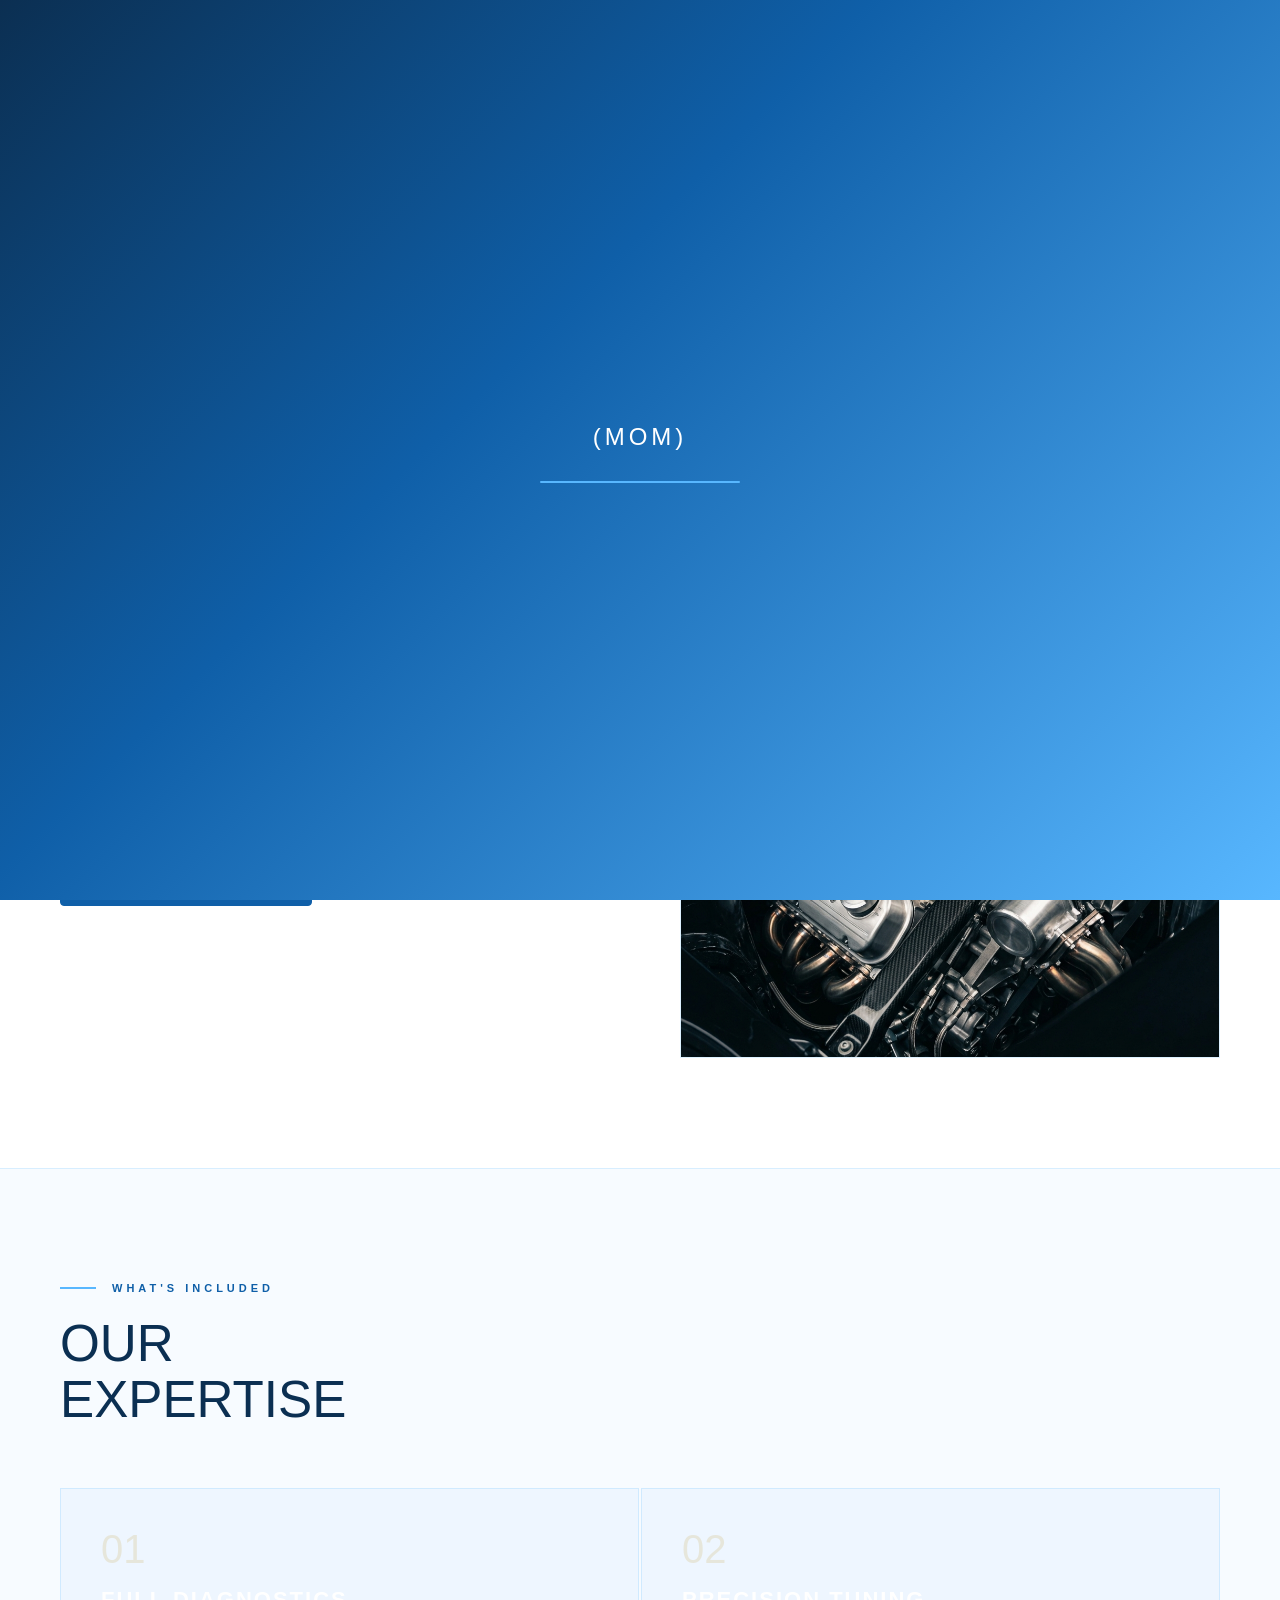
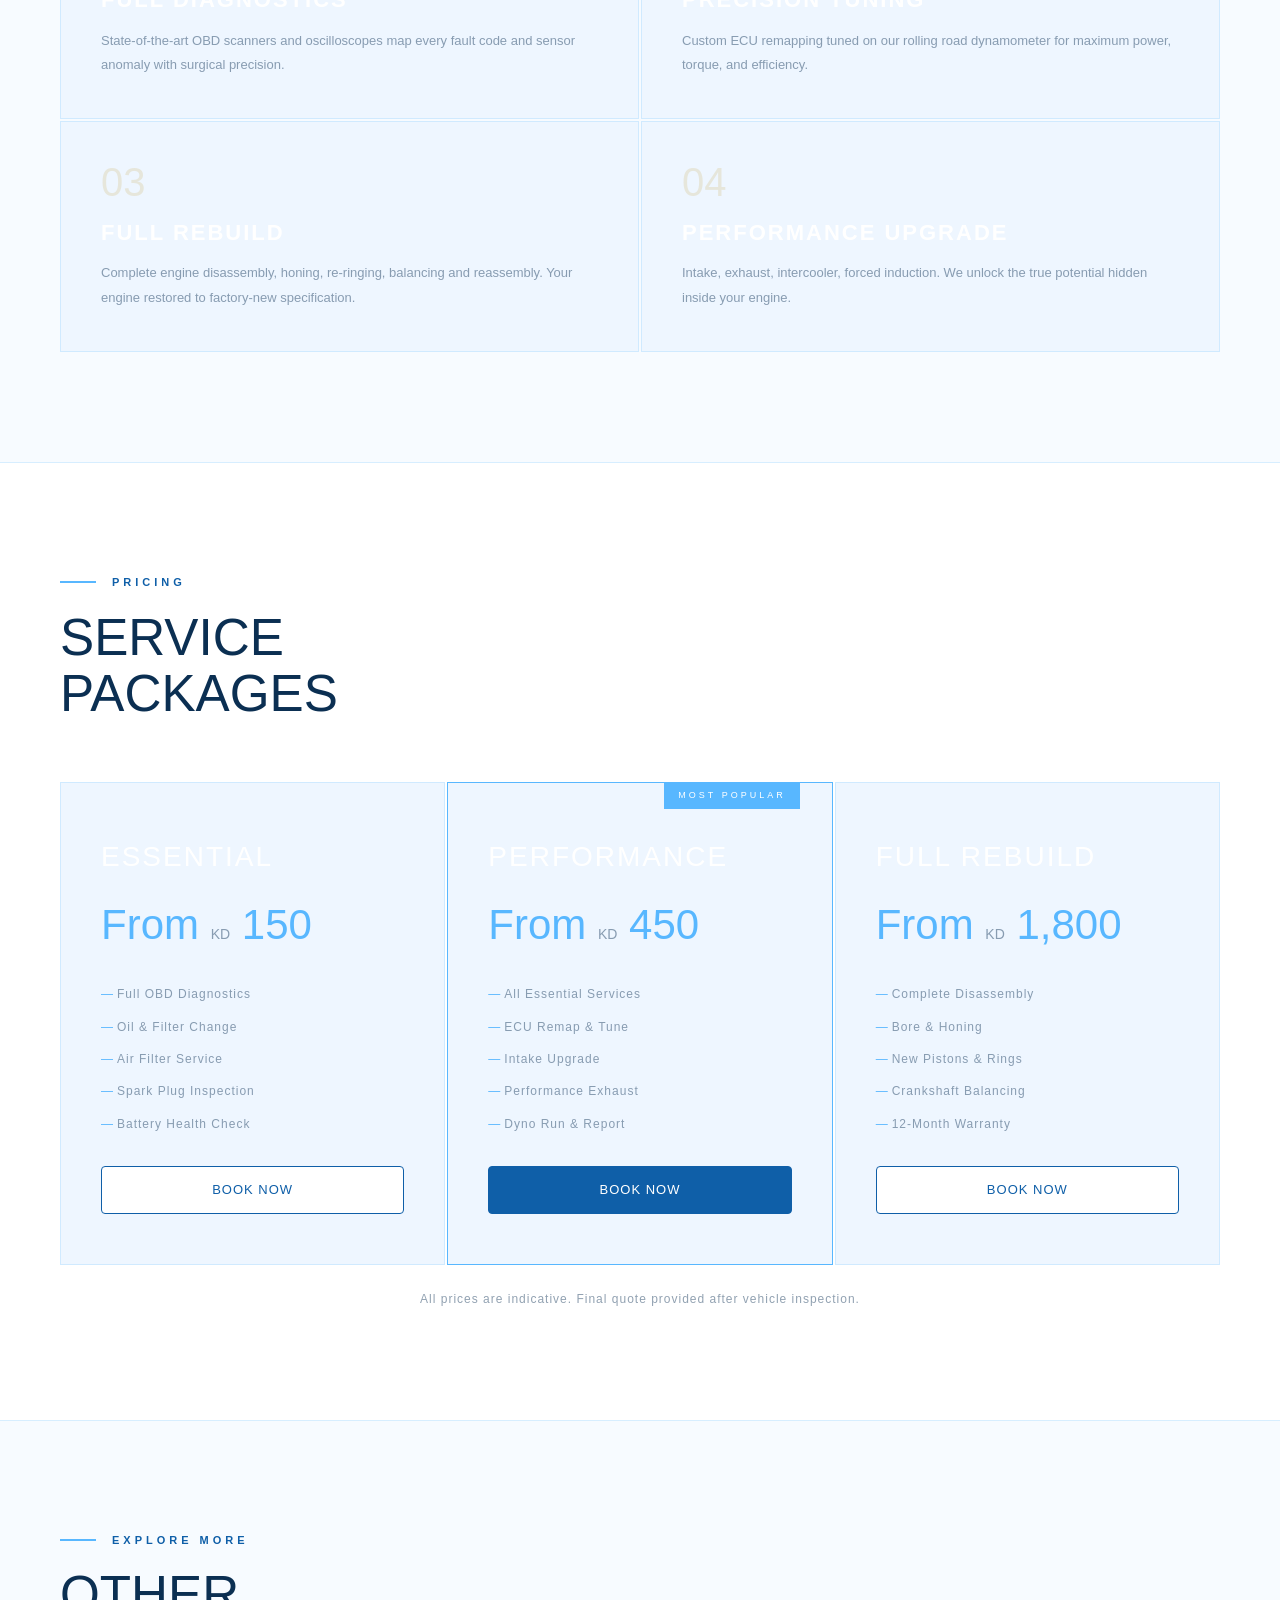
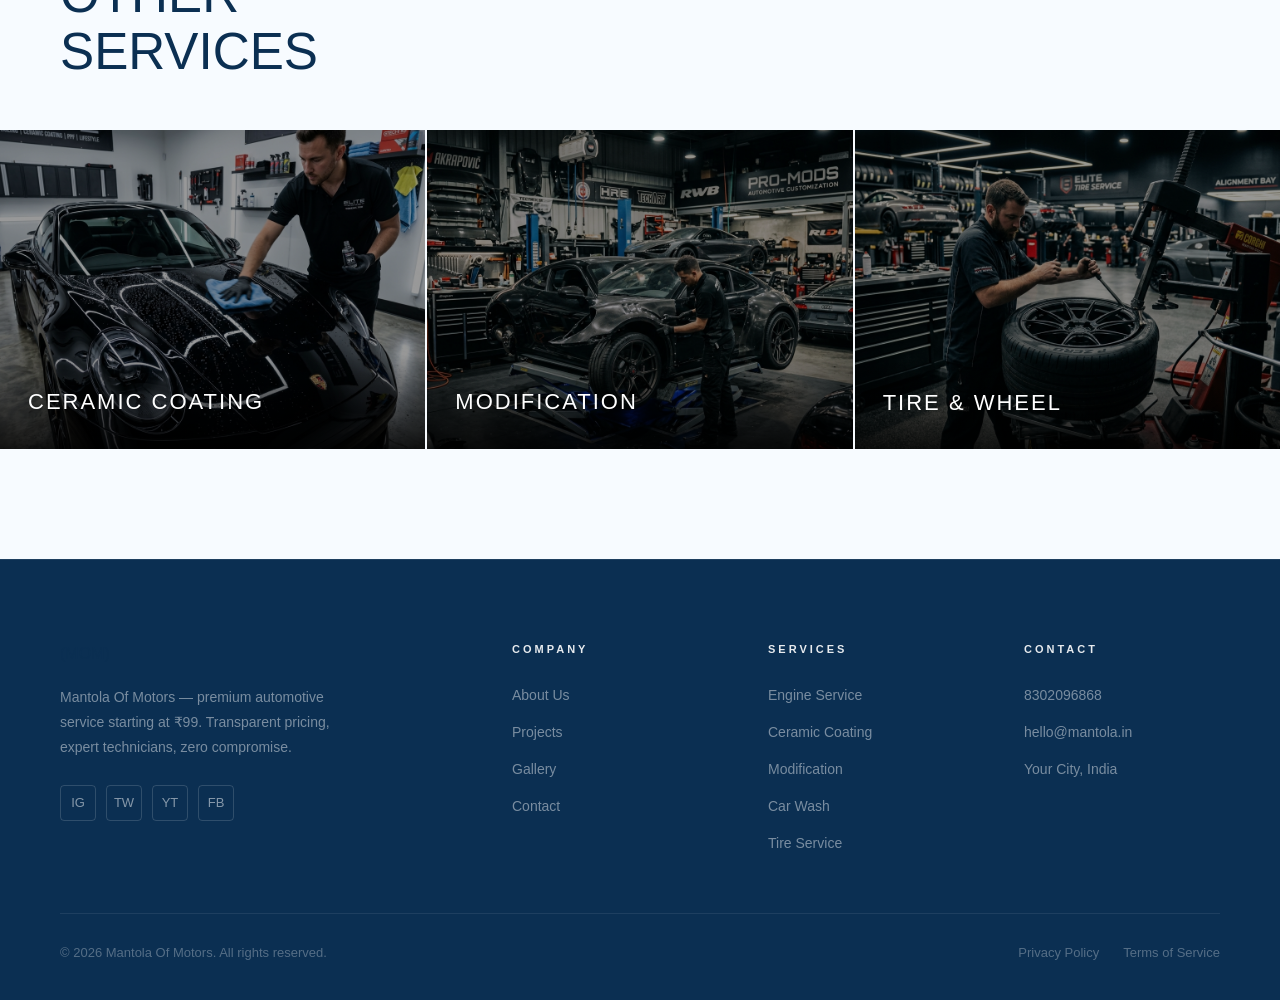
<file: service-pages/engine-service.html>
﻿<!DOCTYPE html>
<html lang="en">
<head>
  <meta charset="UTF-8" />
  <meta name="viewport" content="width=device-width, initial-scale=1.0" />
  <title>Engine Service — Mantola Of Motors</title>
  <meta name="description" content="Mantola Of Motors' premium engine service — diagnostics, tuning, performance upgrades, and full rebuilds. The finest engineering in Kuwait." />
  
  
  
  <link rel="stylesheet" href="../css/style.css" />
  <link rel="stylesheet" href="../css/animations.css" />
  <link rel="stylesheet" href="../css/responsive.css" />
  <style>
    .service-detail-grid { display:grid; grid-template-columns:1fr 1fr; gap:80px; align-items:start; }
    .service-packages { display:grid; grid-template-columns:repeat(3,1fr); gap:2px; margin-top:60px; }
    .package-card { background:var(--clr-surface); border:1px solid var(--clr-border); padding:50px 40px; transition:border-color 0.4s; position:relative; }
    .package-card.featured { border-color:var(--clr-blue-mid); }
    .package-card:hover { border-color:var(--clr-blue-mid); }
    .package-badge { position:absolute; top:-1px; right:32px; background:var(--clr-blue-mid); color:var(--clr-white); font-size:9px; letter-spacing:3px; text-transform:uppercase; padding:6px 14px; font-family:var(--font-body); }
    .package-name { font-family:var(--font-display); font-size:28px; color:var(--clr-white); letter-spacing:2px; margin-bottom:8px; }
    .package-price { font-family:var(--font-display); font-size:42px; color:var(--clr-blue-mid); margin-bottom:24px; }
    .package-price small { font-size:14px; color:var(--clr-text-muted); font-family:var(--font-body); }
    .package-list { display:flex; flex-direction:column; gap:12px; margin-bottom:32px; }
    .package-list li { font-size:12px; color:var(--clr-text-muted); letter-spacing:1px; padding-left:16px; position:relative; }
    .package-list li::before { content:'—'; position:absolute; left:0; color:var(--clr-blue-mid); }
    .service-features { display:grid; grid-template-columns:repeat(2,1fr); gap:2px; margin-top:60px; }
    .feature-item { background:var(--clr-surface); border:1px solid var(--clr-border); padding:40px; }
    .feature-num { font-family:var(--font-display); font-size:40px; color:rgba(201,168,76,0.2); line-height:1; margin-bottom:12px; }
    .feature-title { font-family:var(--font-display); font-size:22px; color:var(--clr-white); letter-spacing:2px; margin-bottom:10px; }
    .feature-text { font-size:13px; color:var(--clr-text-muted); line-height:1.9; }
    .other-services { display:grid; grid-template-columns:repeat(3,1fr); gap:2px; }
    .other-card { position:relative; overflow:hidden; aspect-ratio:4/3; cursor:pointer; }
    .other-card img { transition:transform 0.8s var(--ease-premium); filter:brightness(0.6); }
    .other-card:hover img { transform:scale(1.06); filter:brightness(0.4); }
    .other-card-info { position:absolute; bottom:0; left:0; right:0; padding:28px; background:linear-gradient(to top,rgba(0,0,0,0.8),transparent); }
    .other-card-title { font-family:var(--font-display); font-size:22px; color:var(--clr-white); letter-spacing:2px; }
    @media(max-width:1024px){ .service-detail-grid{grid-template-columns:1fr;gap:48px;} .service-packages{grid-template-columns:1fr;} .service-features{grid-template-columns:1fr;} .other-services{grid-template-columns:1fr 1fr;} }
    @media(max-width:640px){ .other-services{grid-template-columns:1fr;} }
  </style>
</head>
<body>

  <div id="page-loader" aria-hidden="true">
    <span class="loader-logo">(MOM)</span>
    <div class="loader-bar-wrap"><div class="loader-bar"></div></div>
  </div>

  <header>
    <nav class="navbar nav-scrolled" id="navbar">
      <a href="../index.html" class="nav-logo">(MOM)</a>
      <ul class="nav-links">
        <li><a href="../index.html">Home</a></li>
        <li><a href="../about.html">About</a></li>
        <li><a href="../services.html" class="active">Services</a></li>
        <li><a href="../projects.html">Projects</a></li>
        <li><a href="../gallery.html">Gallery</a></li>
        <li><a href="../contact.html" class="nav-cta">Book Now</a></li>
      </ul>
      <button class="nav-hamburger" id="hamburger" aria-label="Toggle Menu"><span></span><span></span><span></span></button>
    </nav>
    <nav class="nav-mobile" id="nav-mobile">
      <a href="../index.html">Home</a><a href="../about.html">About</a>
      <a href="../services.html">Services</a><a href="../projects.html">Projects</a>
      <a href="../gallery.html">Gallery</a><a href="../contact.html">Contact</a>
    </nav>
  </header>

  <main>
    <section class="page-hero" style="padding-top:80px">
      <div class="page-hero-bg"><img src="../images/cards/engine.jpg" alt="Engine Service" /></div>
      <div class="container page-hero-content">
        <span class="page-hero-label">Service 01</span>
        <h1 class="page-hero-title reveal">ENGINE<br />SERVICE</h1>
        <p class="page-hero-sub reveal">Power refined to perfection.</p>
      </div>
    </section>

    <!-- Overview -->
    <section class="section">
      <div class="container">
        <div class="service-detail-grid">
          <div>
            <div class="section-label reveal"><span>Overview</span></div>
            <h2 class="section-title reveal" style="transition-delay:0.1s">PERFORMANCE<br />REDEFINED</h2>
            <p class="section-subtitle reveal" style="transition-delay:0.2s">Our engine technicians are among the most qualified in the Gulf. From precision diagnostics to full rebuilds, every engine that passes through our workshop leaves performing better than it ever has.</p>
            <a href="../contact.html" class="btn btn-blue btn-arrow reveal" style="transition-delay:0.3s;margin-top:32px">Book Engine Service</a>
          </div>
          <div class="img-reveal" style="height:480px">
            <img src="../images/cards/engine.jpg" alt="Engine service" style="border:1px solid var(--clr-border)" />
          </div>
        </div>
      </div>
    </section>

    <!-- Features -->
    <section class="section" style="background:var(--clr-bg);border-top:1px solid var(--clr-border);border-bottom:1px solid var(--clr-border)">
      <div class="container">
        <div class="section-label reveal"><span>What's Included</span></div>
        <h2 class="section-title reveal" style="transition-delay:0.1s">OUR<br />EXPERTISE</h2>
        <div class="service-features stagger-children">
          <div class="feature-item">
            <div class="feature-num">01</div>
            <h3 class="feature-title">FULL DIAGNOSTICS</h3>
            <p class="feature-text">State-of-the-art OBD scanners and oscilloscopes map every fault code and sensor anomaly with surgical precision.</p>
          </div>
          <div class="feature-item">
            <div class="feature-num">02</div>
            <h3 class="feature-title">PRECISION TUNING</h3>
            <p class="feature-text">Custom ECU remapping tuned on our rolling road dynamometer for maximum power, torque, and efficiency.</p>
          </div>
          <div class="feature-item">
            <div class="feature-num">03</div>
            <h3 class="feature-title">FULL REBUILD</h3>
            <p class="feature-text">Complete engine disassembly, honing, re-ringing, balancing and reassembly. Your engine restored to factory-new specification.</p>
          </div>
          <div class="feature-item">
            <div class="feature-num">04</div>
            <h3 class="feature-title">PERFORMANCE UPGRADE</h3>
            <p class="feature-text">Intake, exhaust, intercooler, forced induction. We unlock the true potential hidden inside your engine.</p>
          </div>
        </div>
      </div>
    </section>

    <!-- Packages -->
    <section class="section">
      <div class="container">
        <div class="section-label reveal"><span>Pricing</span></div>
        <h2 class="section-title reveal" style="transition-delay:0.1s">SERVICE<br />PACKAGES</h2>
        <div class="service-packages stagger-children">
          <div class="package-card">
            <div class="package-name">ESSENTIAL</div>
            <div class="package-price">From&nbsp;<small>KD</small>&nbsp;150</div>
            <ul class="package-list">
              <li>Full OBD Diagnostics</li>
              <li>Oil &amp; Filter Change</li>
              <li>Air Filter Service</li>
              <li>Spark Plug Inspection</li>
              <li>Battery Health Check</li>
            </ul>
            <a href="../contact.html" class="btn btn-white" style="width:100%;justify-content:center">Book Now</a>
          </div>
          <div class="package-card featured">
            <div class="package-badge">Most Popular</div>
            <div class="package-name">PERFORMANCE</div>
            <div class="package-price">From&nbsp;<small>KD</small>&nbsp;450</div>
            <ul class="package-list">
              <li>All Essential Services</li>
              <li>ECU Remap &amp; Tune</li>
              <li>Intake Upgrade</li>
              <li>Performance Exhaust</li>
              <li>Dyno Run &amp; Report</li>
            </ul>
            <a href="../contact.html" class="btn btn-blue" style="width:100%;justify-content:center">Book Now</a>
          </div>
          <div class="package-card">
            <div class="package-name">FULL REBUILD</div>
            <div class="package-price">From&nbsp;<small>KD</small>&nbsp;1,800</div>
            <ul class="package-list">
              <li>Complete Disassembly</li>
              <li>Bore &amp; Honing</li>
              <li>New Pistons &amp; Rings</li>
              <li>Crankshaft Balancing</li>
              <li>12-Month Warranty</li>
            </ul>
            <a href="../contact.html" class="btn btn-white" style="width:100%;justify-content:center">Book Now</a>
          </div>
        </div>
        <p style="text-align:center;font-size:12px;color:var(--clr-text-muted);margin-top:24px;letter-spacing:1px">All prices are indicative. Final quote provided after vehicle inspection.</p>
      </div>
    </section>

    <!-- Other Services -->
    <section class="section" style="background:var(--clr-bg);border-top:1px solid var(--clr-border)">
      <div class="container" style="margin-bottom:50px">
        <div class="section-label reveal"><span>Explore More</span></div>
        <h2 class="section-title reveal" style="transition-delay:0.1s">OTHER<br />SERVICES</h2>
      </div>
      <div class="other-services">
        <a href="ceramic-coating.html" class="other-card img-reveal">
          <img src="../images/cards/ceramic.jpg" alt="Ceramic Coating" />
          <div class="other-card-info"><div class="other-card-title">CERAMIC COATING</div></div>
        </a>
        <a href="modification.html" class="other-card img-reveal">
          <img src="../images/cards/modification.jpg" alt="Modification" />
          <div class="other-card-info"><div class="other-card-title">MODIFICATION</div></div>
        </a>
        <a href="tire-service.html" class="other-card img-reveal">
          <img src="../images/cards/tire.jpg" alt="Tire Service" />
          <div class="other-card-info"><div class="other-card-title">TIRE &amp; WHEEL</div></div>
        </a>
      </div>
    </section>
  </main>

  <footer class="footer">
    <div class="container">
      <div class="footer-grid">
        <div class="footer-brand">
          <div class="footer-brand-logo">(MOM)</div>
          <p class="footer-tagline">Mantola Of Motors — premium automotive service starting at ₹99. Transparent pricing, expert technicians, zero compromise.</p>
          <div class="footer-social">
            <a href="#" aria-label="Instagram">IG</a><a href="#" aria-label="Twitter">TW</a>
            <a href="#" aria-label="YouTube">YT</a><a href="#" aria-label="Facebook">FB</a>
          </div>
        </div>
        <div class="footer-col">
          <h4 class="footer-col-title">Company</h4>
          <ul class="footer-col-links">
            <li><a href="../about.html">About Us</a></li><li><a href="../projects.html">Projects</a></li>
            <li><a href="../gallery.html">Gallery</a></li><li><a href="../contact.html">Contact</a></li>
          </ul>
        </div>
        <div class="footer-col">
          <h4 class="footer-col-title">Services</h4>
          <ul class="footer-col-links">
            <li><a href="engine-service.html">Engine Service</a></li>
            <li><a href="ceramic-coating.html">Ceramic Coating</a></li>
            <li><a href="modification.html">Modification</a></li>
            <li><a href="car-wash.html">Car Wash</a></li>
            <li><a href="tire-service.html">Tire Service</a></li>
          </ul>
        </div>
        <div class="footer-col">
          <h4 class="footer-col-title">Contact</h4>
          <ul class="footer-col-links">
            <li><a href="tel:8302096868">8302096868</a></li>
            <li><a href="mailto:hello@mantola.in">hello@mantola.in</a></li>
            <li><a href="#">Your City, India</a></li>
          </ul>
        </div>
      </div>
      <div class="footer-bottom">
        <span class="footer-copy">&copy; <span data-year></span> Mantola Of Motors. All rights reserved.</span>
        <div class="footer-legal"><a href="#">Privacy Policy</a><a href="#">Terms of Service</a></div>
      </div>
    </div>
  </footer>

  <script src="../js/main.js"></script>
  <script src="../js/navigation.js"></script>
  <script src="../js/animations.js"></script>
</body>
</html>
</file>
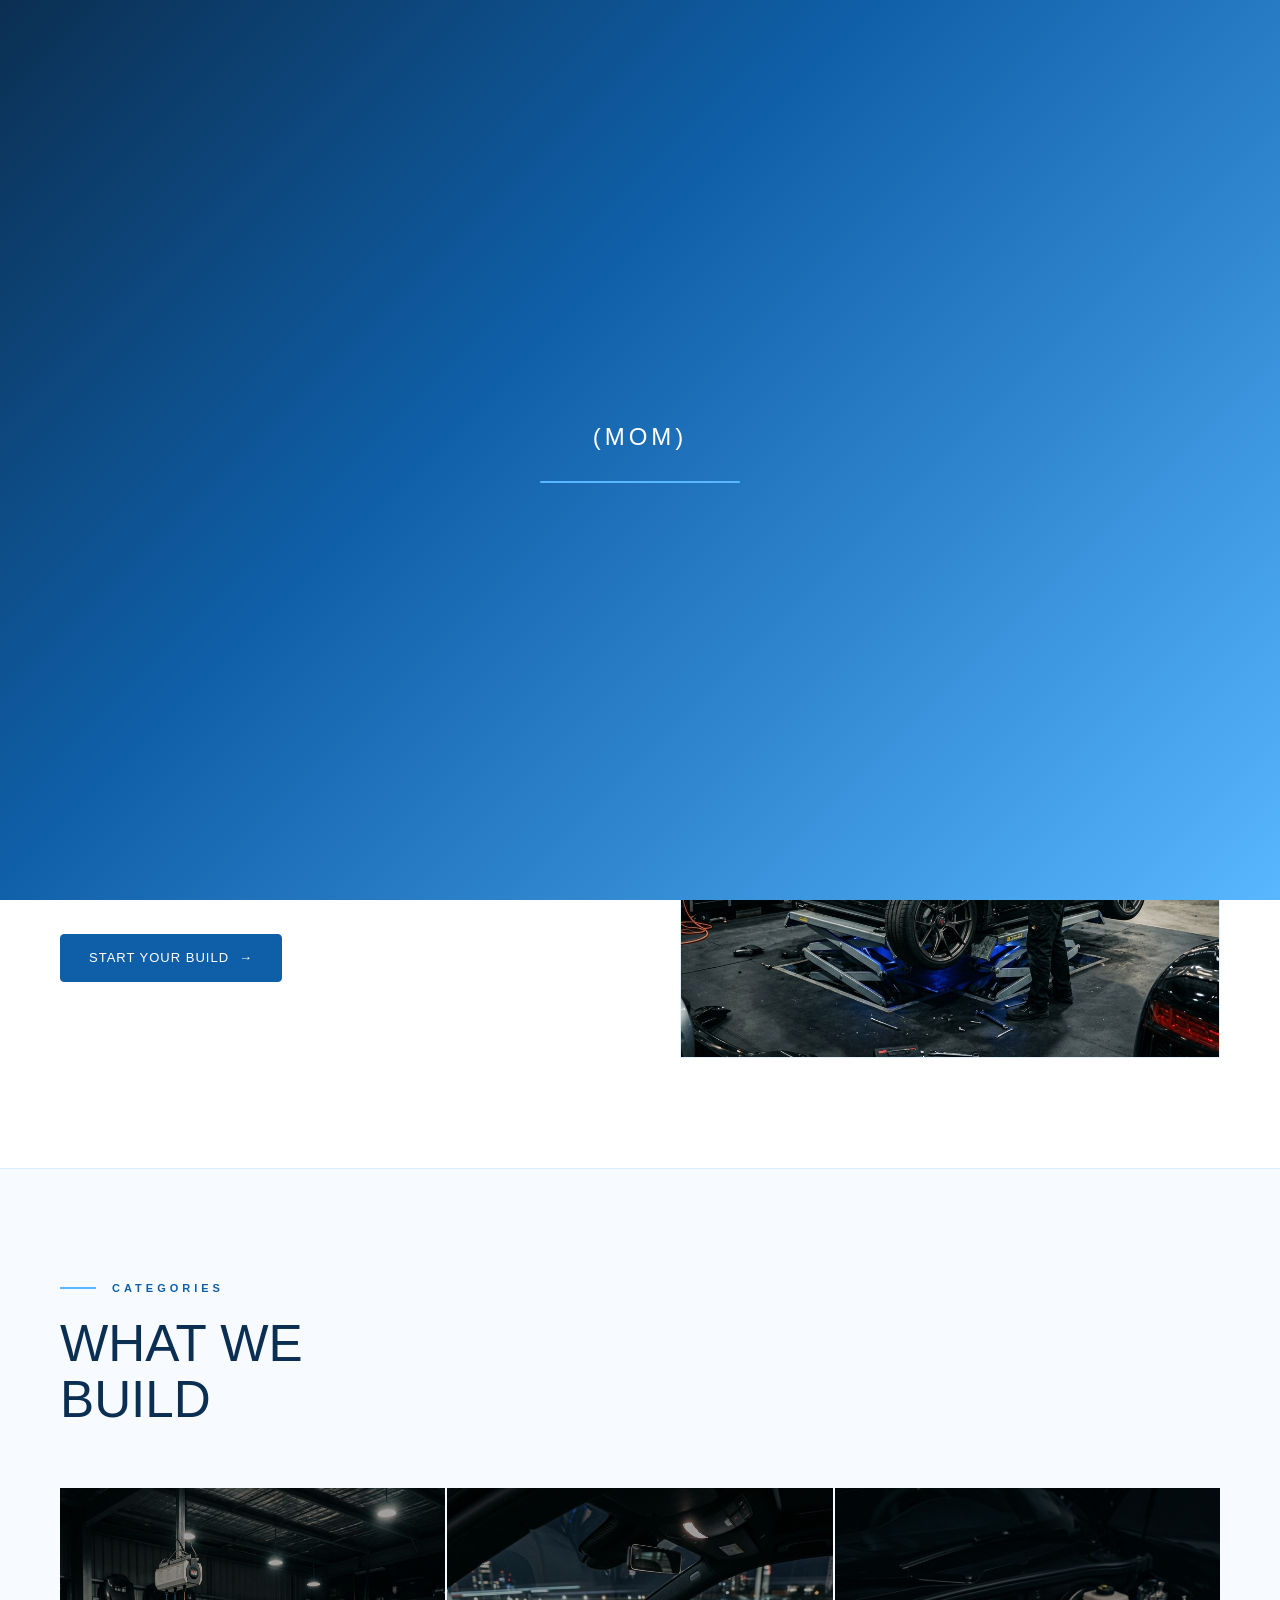
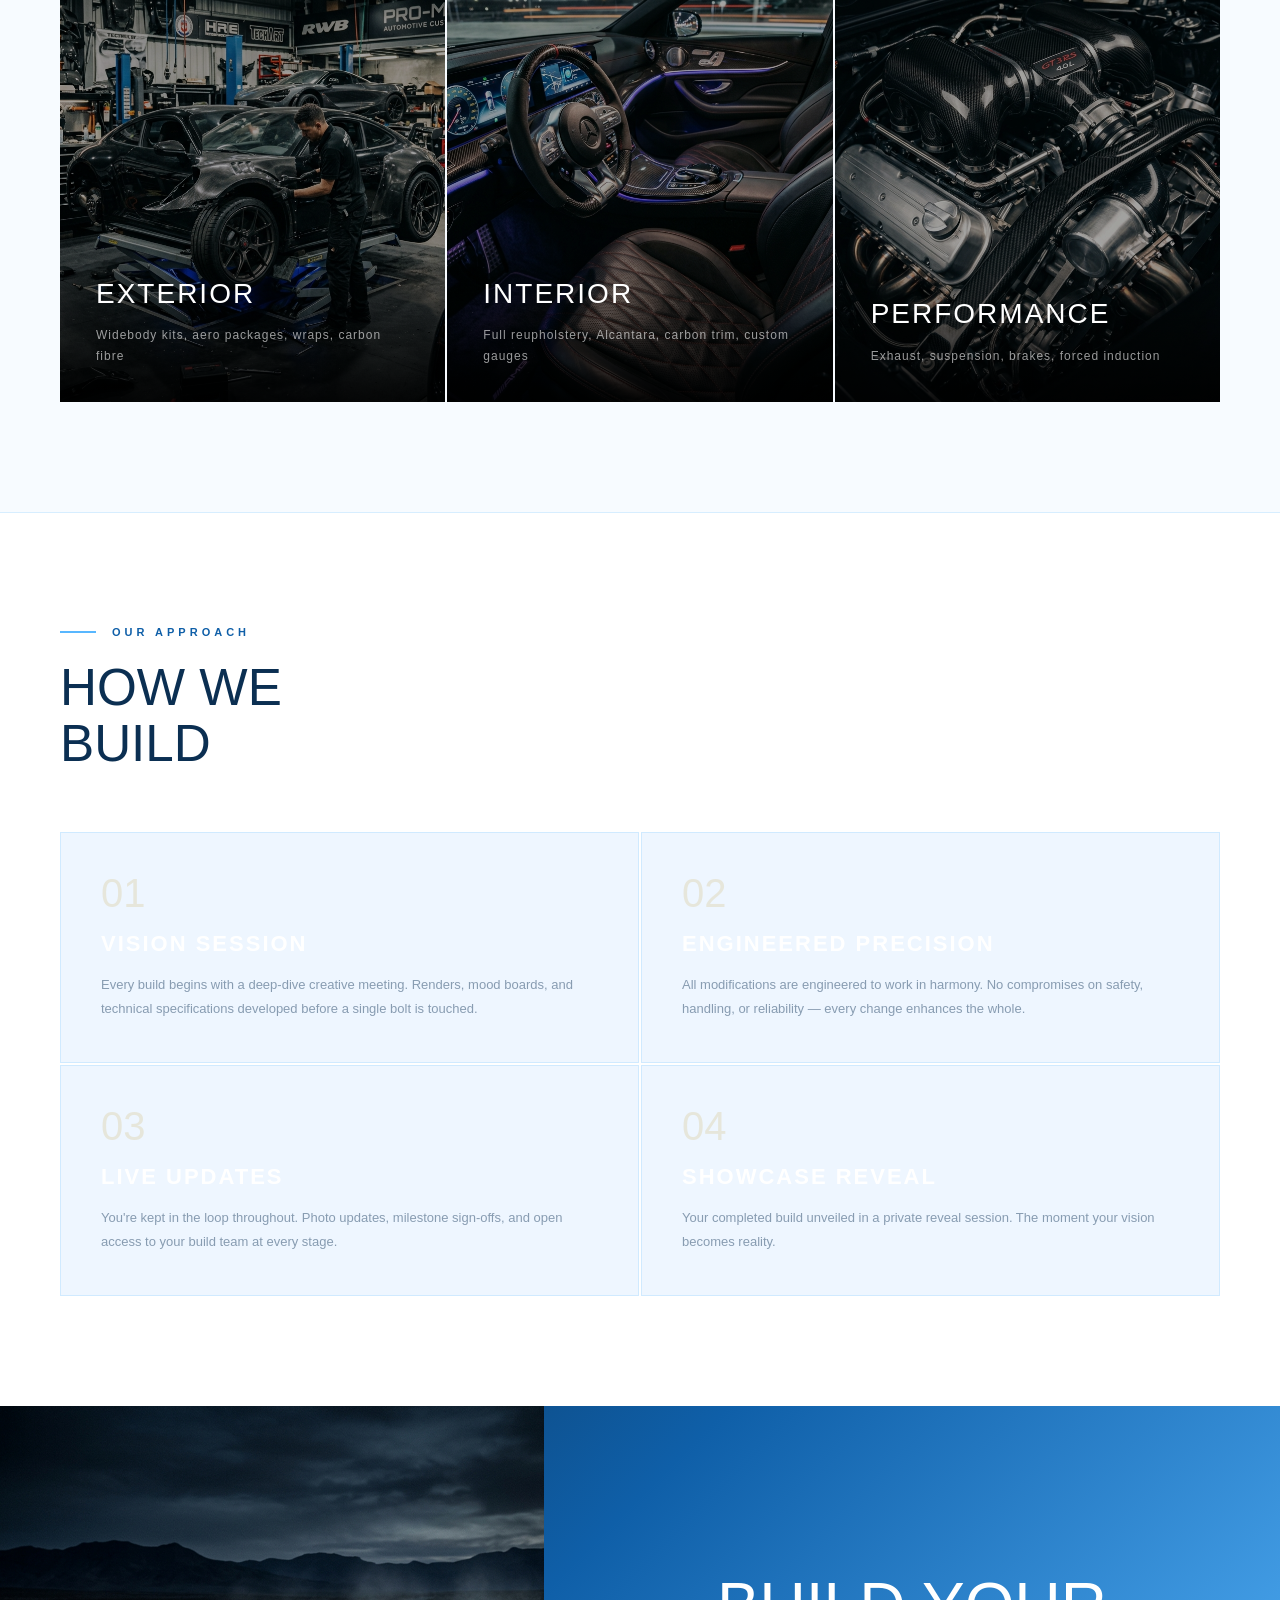
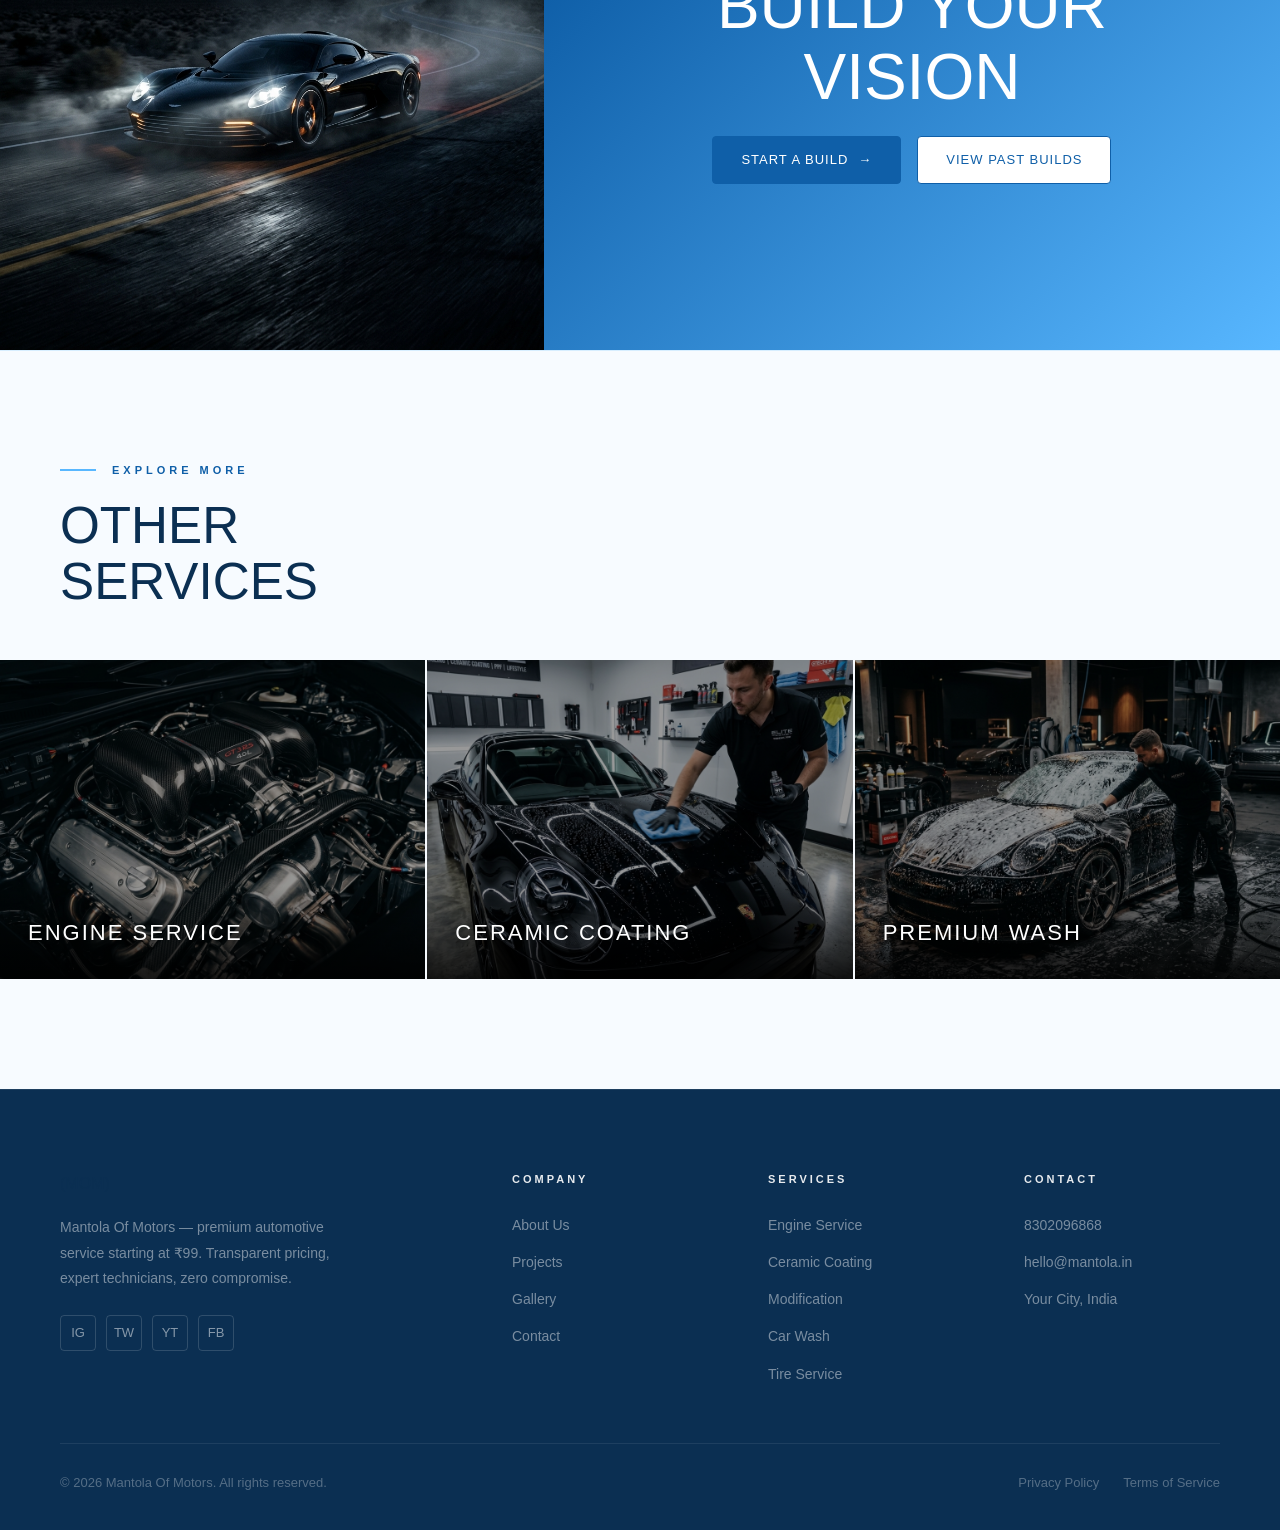
<file: service-pages/modification.html>
﻿<!DOCTYPE html>
<html lang="en">
<head>
  <meta charset="UTF-8" />
  <meta name="viewport" content="width=device-width, initial-scale=1.0" />
  <title>Custom Modification — Mantola Of Motors</title>
  <meta name="description" content="Mantola Of Motors custom modification service — widebody kits, bespoke interiors, performance exhaust, and full builds for the most discerning enthusiasts." />
  
  
  
  <link rel="stylesheet" href="../css/style.css" />
  <link rel="stylesheet" href="../css/animations.css" />
  <link rel="stylesheet" href="../css/responsive.css" />
  <style>
    .mod-categories{display:grid;grid-template-columns:repeat(3,1fr);gap:2px;margin-top:60px;}
    .mod-cat-card{position:relative;overflow:hidden;aspect-ratio:3/4;cursor:pointer;}
    .mod-cat-card img{transition:transform 0.8s var(--ease-premium);filter:brightness(0.65);}
    .mod-cat-card:hover img{transform:scale(1.06);filter:brightness(0.45);}
    .mod-cat-info{position:absolute;bottom:0;left:0;right:0;padding:36px;background:linear-gradient(to top,rgba(0,0,0,0.85),transparent);}
    .mod-cat-name{font-family:var(--font-display);font-size:28px;color:var(--clr-white);letter-spacing:2px;}
    .mod-cat-text{font-size:12px;color:rgba(255,255,255,0.6);margin-top:8px;letter-spacing:1px;}
    .service-features{display:grid;grid-template-columns:repeat(2,1fr);gap:2px;margin-top:60px;}
    .feature-item{background:var(--clr-surface);border:1px solid var(--clr-border);padding:40px;}
    .feature-num{font-family:var(--font-display);font-size:40px;color:rgba(201,168,76,0.2);line-height:1;margin-bottom:12px;}
    .feature-title{font-family:var(--font-display);font-size:22px;color:var(--clr-white);letter-spacing:2px;margin-bottom:10px;}
    .feature-text{font-size:13px;color:var(--clr-text-muted);line-height:1.9;}
    .other-services{display:grid;grid-template-columns:repeat(3,1fr);gap:2px;}
    .other-card{position:relative;overflow:hidden;aspect-ratio:4/3;cursor:pointer;}
    .other-card img{transition:transform 0.8s var(--ease-premium);filter:brightness(0.6);}
    .other-card:hover img{transform:scale(1.06);filter:brightness(0.4);}
    .other-card-info{position:absolute;bottom:0;left:0;right:0;padding:28px;background:linear-gradient(to top,rgba(0,0,0,0.8),transparent);}
    .other-card-title{font-family:var(--font-display);font-size:22px;color:var(--clr-white);letter-spacing:2px;}
    @media(max-width:1024px){.mod-categories{grid-template-columns:1fr 1fr;}.service-features{grid-template-columns:1fr;}.other-services{grid-template-columns:1fr 1fr;}}
    @media(max-width:640px){.mod-categories{grid-template-columns:1fr;}.other-services{grid-template-columns:1fr;}}
  </style>
</head>
<body>

  <div id="page-loader" aria-hidden="true">
    <span class="loader-logo">(MOM)</span>
    <div class="loader-bar-wrap"><div class="loader-bar"></div></div>
  </div>

  <header>
    <nav class="navbar nav-scrolled" id="navbar">
      <a href="../index.html" class="nav-logo">(MOM)</a>
      <ul class="nav-links">
        <li><a href="../index.html">Home</a></li><li><a href="../about.html">About</a></li>
        <li><a href="../services.html" class="active">Services</a></li><li><a href="../projects.html">Projects</a></li>
        <li><a href="../gallery.html">Gallery</a></li><li><a href="../contact.html" class="nav-cta">Book Now</a></li>
      </ul>
      <button class="nav-hamburger" id="hamburger" aria-label="Toggle Menu"><span></span><span></span><span></span></button>
    </nav>
    <nav class="nav-mobile" id="nav-mobile">
      <a href="../index.html">Home</a><a href="../about.html">About</a>
      <a href="../services.html">Services</a><a href="../projects.html">Projects</a>
      <a href="../gallery.html">Gallery</a><a href="../contact.html">Contact</a>
    </nav>
  </header>

  <main>
    <section class="page-hero" style="padding-top:80px">
      <div class="page-hero-bg"><img src="../images/cards/modification.jpg" alt="Custom Modification" /></div>
      <div class="container page-hero-content">
        <span class="page-hero-label">Service 03</span>
        <h1 class="page-hero-title reveal">CUSTOM<br />MODIFICATION</h1>
        <p class="page-hero-sub reveal">Your vision. Our craftsmanship. Limitless.</p>
      </div>
    </section>

    <!-- Intro -->
    <section class="section">
      <div class="container">
        <div style="display:grid;grid-template-columns:1fr 1fr;gap:80px;align-items:center">
          <div>
            <div class="section-label reveal"><span>Overview</span></div>
            <h2 class="section-title reveal" style="transition-delay:0.1s">BEYOND<br />FACTORY</h2>
            <p class="section-subtitle reveal" style="transition-delay:0.2s">Every car leaves a factory as a compromise. Our modification studio exists to remove those compromises and replace them with exactly what you've always imagined.</p>
            <a href="../contact.html" class="btn btn-blue btn-arrow reveal" style="margin-top:32px;transition-delay:0.3s">Start Your Build</a>
          </div>
          <div class="img-reveal" style="height:480px">
            <img src="../images/cards/modification.jpg" alt="Modification" style="border:1px solid var(--clr-border)" />
          </div>
        </div>
      </div>
    </section>

    <!-- Categories -->
    <section class="section" style="background:var(--clr-bg);border-top:1px solid var(--clr-border);border-bottom:1px solid var(--clr-border)">
      <div class="container">
        <div class="section-label reveal"><span>Categories</span></div>
        <h2 class="section-title reveal" style="transition-delay:0.1s">WHAT WE<br />BUILD</h2>
        <div class="mod-categories stagger-children">
          <div class="mod-cat-card">
            <img src="../images/cards/modification.jpg" alt="Exterior" />
            <div class="mod-cat-info">
              <div class="mod-cat-name">EXTERIOR</div>
              <div class="mod-cat-text">Widebody kits, aero packages, wraps, carbon fibre</div>
            </div>
          </div>
          <div class="mod-cat-card">
            <img src="../images/gallery/gallery3.jpg" alt="Interior" />
            <div class="mod-cat-info">
              <div class="mod-cat-name">INTERIOR</div>
              <div class="mod-cat-text">Full reupholstery, Alcantara, carbon trim, custom gauges</div>
            </div>
          </div>
          <div class="mod-cat-card">
            <img src="../images/cards/engine.jpg" alt="Performance" />
            <div class="mod-cat-info">
              <div class="mod-cat-name">PERFORMANCE</div>
              <div class="mod-cat-text">Exhaust, suspension, brakes, forced induction</div>
            </div>
          </div>
        </div>
      </div>
    </section>

    <!-- Features -->
    <section class="section">
      <div class="container">
        <div class="section-label reveal"><span>Our Approach</span></div>
        <h2 class="section-title reveal" style="transition-delay:0.1s">HOW WE<br />BUILD</h2>
        <div class="service-features stagger-children">
          <div class="feature-item">
            <div class="feature-num">01</div>
            <h3 class="feature-title">VISION SESSION</h3>
            <p class="feature-text">Every build begins with a deep-dive creative meeting. Renders, mood boards, and technical specifications developed before a single bolt is touched.</p>
          </div>
          <div class="feature-item">
            <div class="feature-num">02</div>
            <h3 class="feature-title">ENGINEERED PRECISION</h3>
            <p class="feature-text">All modifications are engineered to work in harmony. No compromises on safety, handling, or reliability — every change enhances the whole.</p>
          </div>
          <div class="feature-item">
            <div class="feature-num">03</div>
            <h3 class="feature-title">LIVE UPDATES</h3>
            <p class="feature-text">You're kept in the loop throughout. Photo updates, milestone sign-offs, and open access to your build team at every stage.</p>
          </div>
          <div class="feature-item">
            <div class="feature-num">04</div>
            <h3 class="feature-title">SHOWCASE REVEAL</h3>
            <p class="feature-text">Your completed build unveiled in a private reveal session. The moment your vision becomes reality.</p>
          </div>
        </div>
      </div>
    </section>

    <!-- CTA -->
    <section class="cta-section">
      <div class="cta-bg"><img src="../images/hero/hero-poster.jpg" alt="" aria-hidden="true"/></div>
      <div class="cta-content container">
        <h2 class="cta-title reveal">BUILD YOUR<br />VISION</h2>
        <div class="cta-buttons">
          <a href="../contact.html" class="btn btn-blue btn-arrow">Start a Build</a>
          <a href="../projects.html" class="btn btn-white">View Past Builds</a>
        </div>
      </div>
    </section>

    <section class="section" style="background:var(--clr-bg);border-top:1px solid var(--clr-border)">
      <div class="container" style="margin-bottom:50px">
        <div class="section-label reveal"><span>Explore More</span></div>
        <h2 class="section-title reveal" style="transition-delay:0.1s">OTHER<br />SERVICES</h2>
      </div>
      <div class="other-services">
        <a href="engine-service.html" class="other-card img-reveal">
          <img src="../images/cards/engine.jpg" alt="Engine" /><div class="other-card-info"><div class="other-card-title">ENGINE SERVICE</div></div>
        </a>
        <a href="ceramic-coating.html" class="other-card img-reveal">
          <img src="../images/cards/ceramic.jpg" alt="Ceramic" /><div class="other-card-info"><div class="other-card-title">CERAMIC COATING</div></div>
        </a>
        <a href="car-wash.html" class="other-card img-reveal">
          <img src="../images/cards/wash.jpg" alt="Wash" /><div class="other-card-info"><div class="other-card-title">PREMIUM WASH</div></div>
        </a>
      </div>
    </section>
  </main>

  <footer class="footer">
    <div class="container">
      <div class="footer-grid">
        <div class="footer-brand">
          <div class="footer-brand-logo">(MOM)</div>
          <p class="footer-tagline">Mantola Of Motors — premium automotive service starting at ₹99. Transparent pricing, expert technicians, zero compromise.</p>
          <div class="footer-social">
            <a href="#" aria-label="Instagram">IG</a><a href="#" aria-label="Twitter">TW</a>
            <a href="#" aria-label="YouTube">YT</a><a href="#" aria-label="Facebook">FB</a>
          </div>
        </div>
        <div class="footer-col"><h4 class="footer-col-title">Company</h4><ul class="footer-col-links"><li><a href="../about.html">About Us</a></li><li><a href="../projects.html">Projects</a></li><li><a href="../gallery.html">Gallery</a></li><li><a href="../contact.html">Contact</a></li></ul></div>
        <div class="footer-col"><h4 class="footer-col-title">Services</h4><ul class="footer-col-links"><li><a href="engine-service.html">Engine Service</a></li><li><a href="ceramic-coating.html">Ceramic Coating</a></li><li><a href="modification.html">Modification</a></li><li><a href="car-wash.html">Car Wash</a></li><li><a href="tire-service.html">Tire Service</a></li></ul></div>
        <div class="footer-col"><h4 class="footer-col-title">Contact</h4><ul class="footer-col-links"><li><a href="tel:8302096868">8302096868</a></li><li><a href="mailto:hello@mantola.in">hello@mantola.in</a></li><li><a href="#">Your City, India</a></li></ul></div>
      </div>
      <div class="footer-bottom">
        <span class="footer-copy">&copy; <span data-year></span> Mantola Of Motors. All rights reserved.</span>
        <div class="footer-legal"><a href="#">Privacy Policy</a><a href="#">Terms of Service</a></div>
      </div>
    </div>
  </footer>

  <script src="../js/main.js"></script>
  <script src="../js/navigation.js"></script>
  <script src="../js/animations.js"></script>
</body>
</html>
</file>
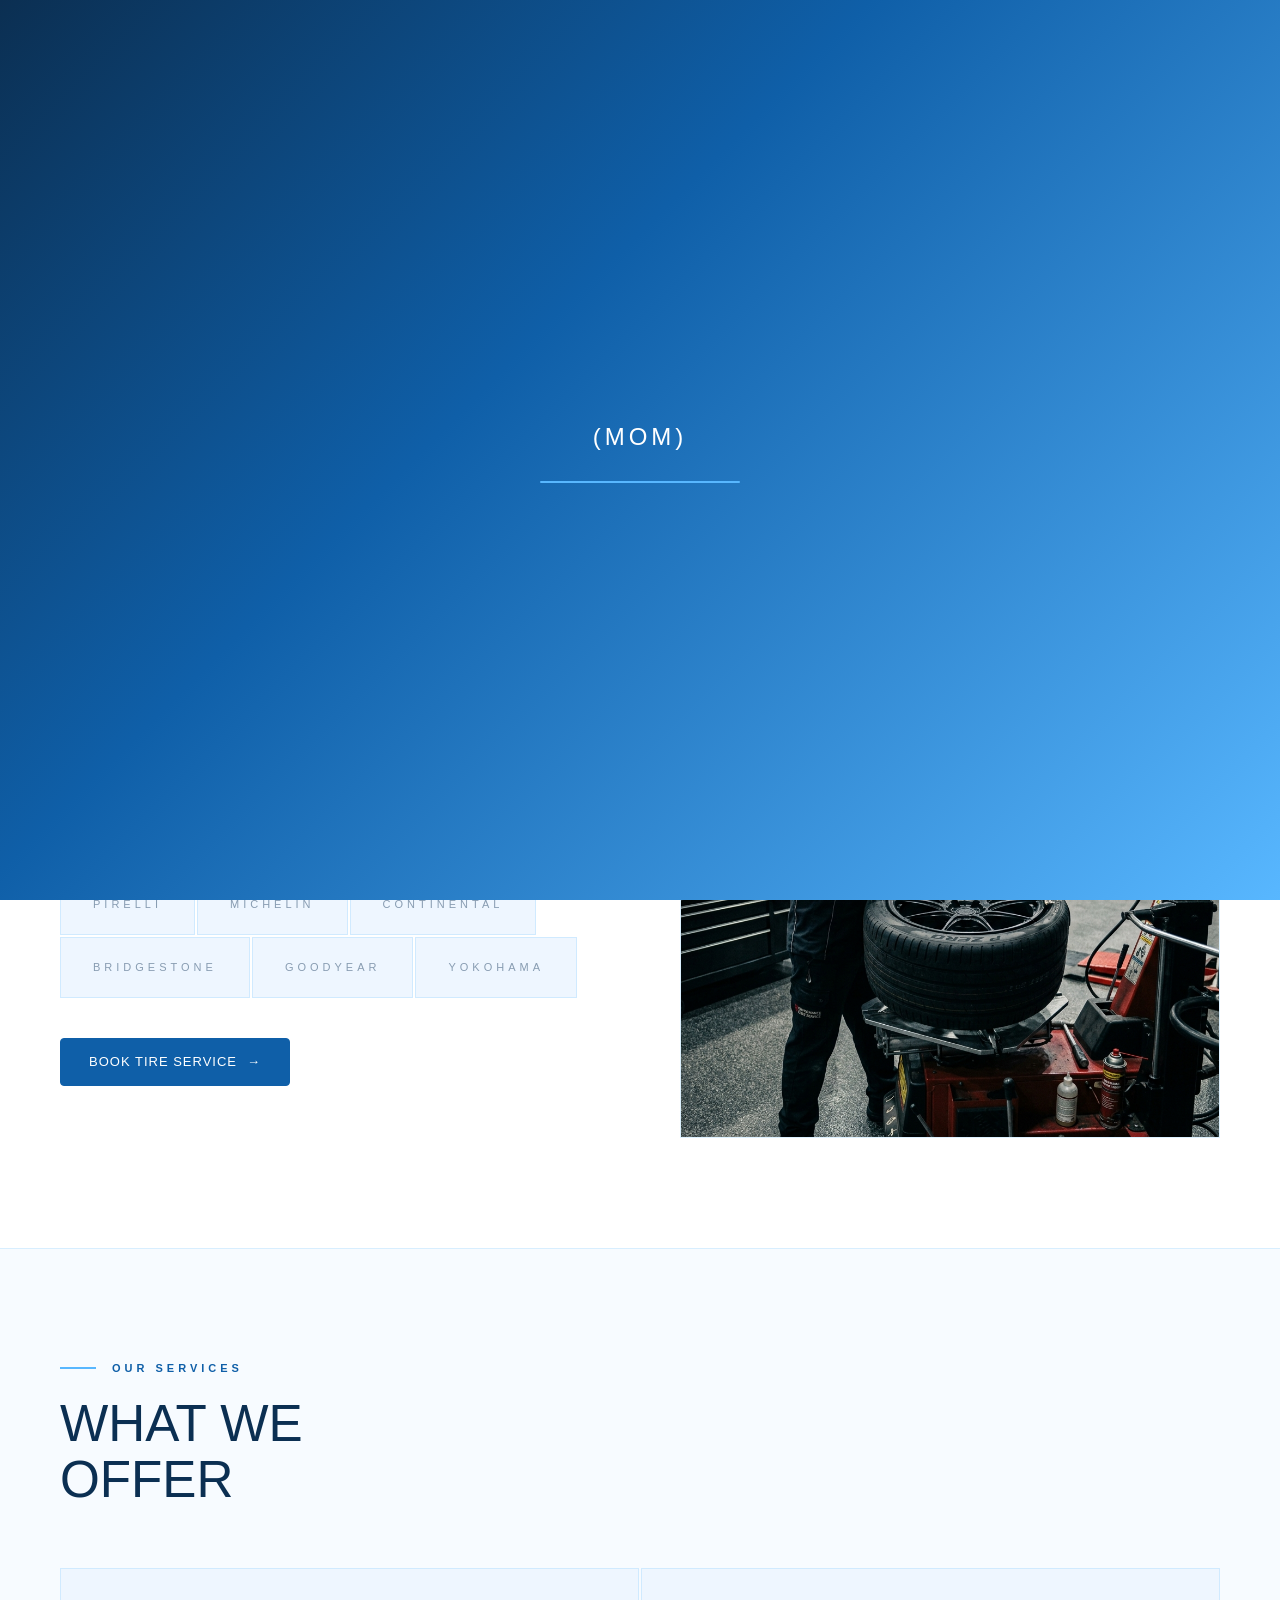
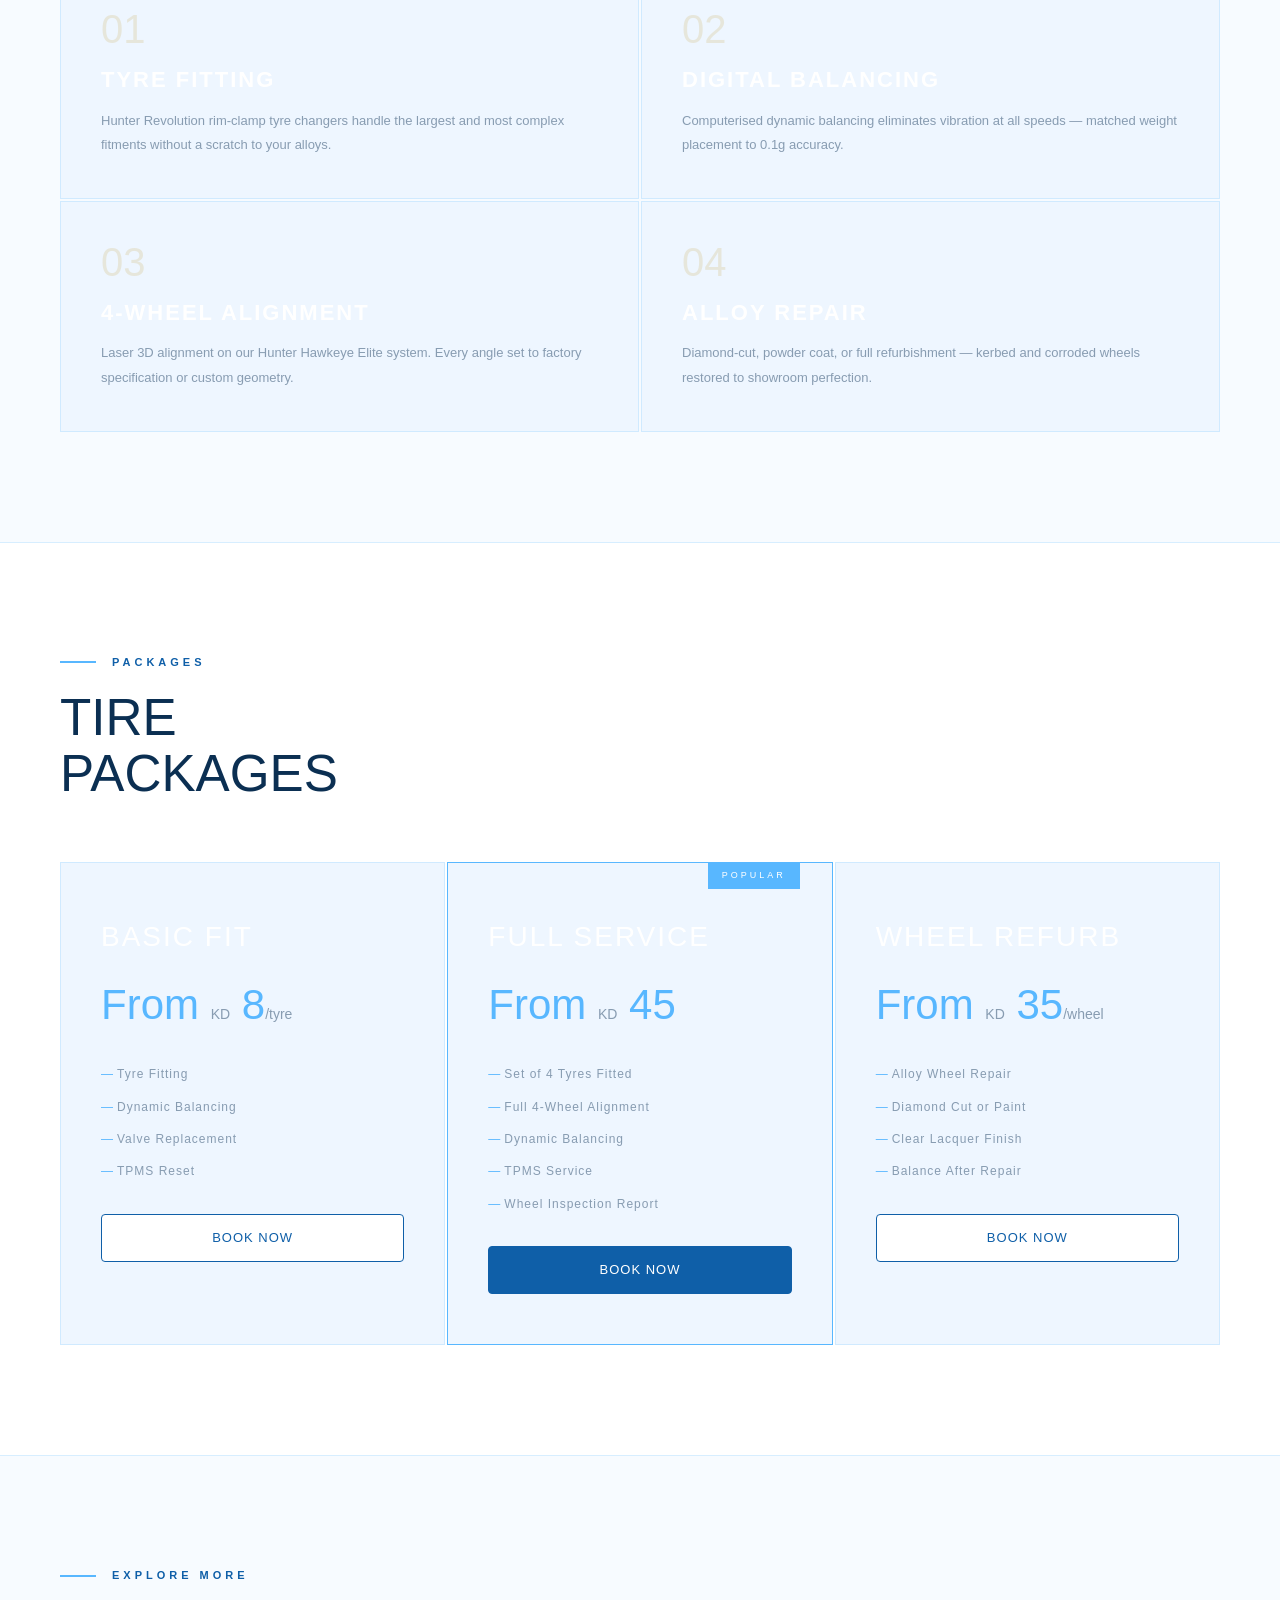
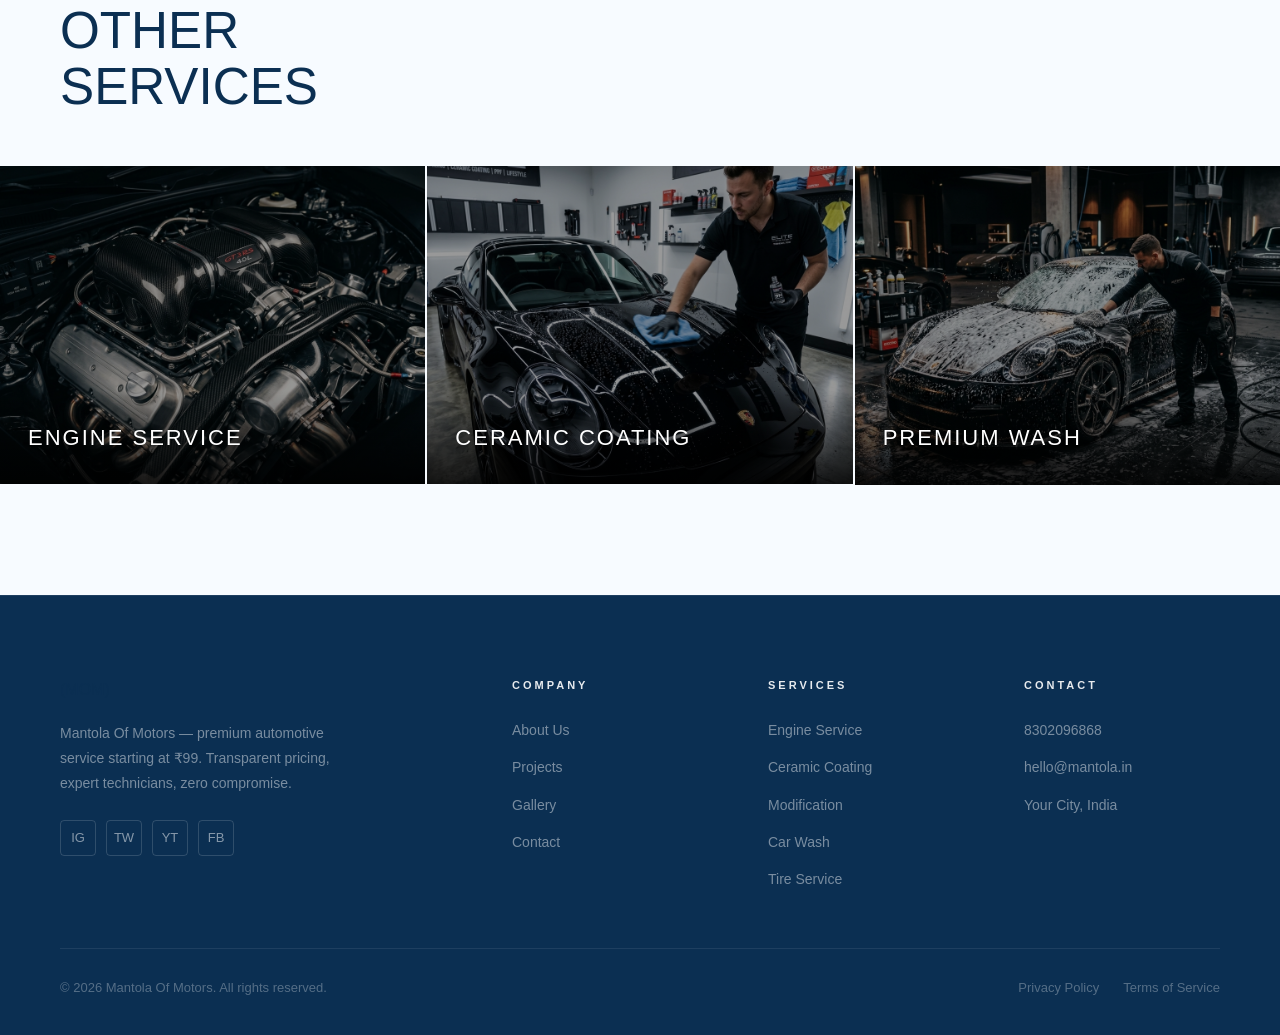
<file: service-pages/tire-service.html>
﻿<!DOCTYPE html>
<html lang="en">
<head>
  <meta charset="UTF-8" />
  <meta name="viewport" content="width=device-width, initial-scale=1.0" />
  <title>Tire &amp; Wheel Service — Mantola Of Motors</title>
  <meta name="description" content="Mantola Of Motors premium tire and wheel service — expert fitting, digital balancing, laser alignment and alloy wheel repair." />
  
  
  
  <link rel="stylesheet" href="../css/style.css" />
  <link rel="stylesheet" href="../css/animations.css" />
  <link rel="stylesheet" href="../css/responsive.css" />
  <style>
    .tire-brands{display:flex;flex-wrap:wrap;gap:2px;margin-top:48px;}
    .tire-brand{background:var(--clr-surface);border:1px solid var(--clr-border);padding:20px 32px;font-size:11px;letter-spacing:4px;text-transform:uppercase;color:var(--clr-text-muted);transition:all 0.3s;}
    .tire-brand:hover{border-color:var(--clr-blue-mid);color:var(--clr-white);}
    .service-features{display:grid;grid-template-columns:repeat(2,1fr);gap:2px;margin-top:60px;}
    .feature-item{background:var(--clr-surface);border:1px solid var(--clr-border);padding:40px;}
    .feature-num{font-family:var(--font-display);font-size:40px;color:rgba(201,168,76,0.2);line-height:1;margin-bottom:12px;}
    .feature-title{font-family:var(--font-display);font-size:22px;color:var(--clr-white);letter-spacing:2px;margin-bottom:10px;}
    .feature-text{font-size:13px;color:var(--clr-text-muted);line-height:1.9;}
    .tire-packages{display:grid;grid-template-columns:repeat(3,1fr);gap:2px;margin-top:60px;}
    .package-card{background:var(--clr-surface);border:1px solid var(--clr-border);padding:50px 40px;transition:border-color 0.4s;position:relative;}
    .package-card.featured{border-color:var(--clr-blue-mid);}
    .package-card:hover{border-color:var(--clr-blue-mid);}
    .package-badge{position:absolute;top:-1px;right:32px;background:var(--clr-blue-mid);color:var(--clr-white);font-size:9px;letter-spacing:3px;text-transform:uppercase;padding:6px 14px;font-family:var(--font-body);}
    .package-name{font-family:var(--font-display);font-size:28px;color:var(--clr-white);letter-spacing:2px;margin-bottom:8px;}
    .package-price{font-family:var(--font-display);font-size:42px;color:var(--clr-blue-mid);margin-bottom:24px;}
    .package-price small{font-size:14px;color:var(--clr-text-muted);font-family:var(--font-body);}
    .package-list{display:flex;flex-direction:column;gap:12px;margin-bottom:32px;}
    .package-list li{font-size:12px;color:var(--clr-text-muted);letter-spacing:1px;padding-left:16px;position:relative;}
    .package-list li::before{content:'—';position:absolute;left:0;color:var(--clr-blue-mid);}
    .other-services{display:grid;grid-template-columns:repeat(3,1fr);gap:2px;}
    .other-card{position:relative;overflow:hidden;aspect-ratio:4/3;cursor:pointer;}
    .other-card img{transition:transform 0.8s var(--ease-premium);filter:brightness(0.6);}
    .other-card:hover img{transform:scale(1.06);filter:brightness(0.4);}
    .other-card-info{position:absolute;bottom:0;left:0;right:0;padding:28px;background:linear-gradient(to top,rgba(0,0,0,0.8),transparent);}
    .other-card-title{font-family:var(--font-display);font-size:22px;color:var(--clr-white);letter-spacing:2px;}
    @media(max-width:1024px){.tire-packages{grid-template-columns:1fr;}.service-features{grid-template-columns:1fr;}.other-services{grid-template-columns:1fr 1fr;}}
    @media(max-width:640px){.other-services{grid-template-columns:1fr;}}
  </style>
</head>
<body>

  <div id="page-loader" aria-hidden="true">
    <span class="loader-logo">(MOM)</span>
    <div class="loader-bar-wrap"><div class="loader-bar"></div></div>
  </div>

  <header>
    <nav class="navbar nav-scrolled" id="navbar">
      <a href="../index.html" class="nav-logo">(MOM)</a>
      <ul class="nav-links">
        <li><a href="../index.html">Home</a></li><li><a href="../about.html">About</a></li>
        <li><a href="../services.html" class="active">Services</a></li><li><a href="../projects.html">Projects</a></li>
        <li><a href="../gallery.html">Gallery</a></li><li><a href="../contact.html" class="nav-cta">Book Now</a></li>
      </ul>
      <button class="nav-hamburger" id="hamburger" aria-label="Toggle Menu"><span></span><span></span><span></span></button>
    </nav>
    <nav class="nav-mobile" id="nav-mobile">
      <a href="../index.html">Home</a><a href="../about.html">About</a>
      <a href="../services.html">Services</a><a href="../projects.html">Projects</a>
      <a href="../gallery.html">Gallery</a><a href="../contact.html">Contact</a>
    </nav>
  </header>

  <main>
    <section class="page-hero" style="padding-top:80px">
      <div class="page-hero-bg"><img src="../images/cards/tire.jpg" alt="Tire and Wheel Service" /></div>
      <div class="container page-hero-content">
        <span class="page-hero-label">Service 05</span>
        <h1 class="page-hero-title reveal">TIRE &amp;<br />WHEEL</h1>
        <p class="page-hero-sub reveal">Where the rubber meets perfection.</p>
      </div>
    </section>

    <section class="section">
      <div class="container">
        <div style="display:grid;grid-template-columns:1fr 1fr;gap:80px;align-items:start">
          <div>
            <div class="section-label reveal"><span>Overview</span></div>
            <h2 class="section-title reveal" style="transition-delay:0.1s">GRIP<br />REDEFINED</h2>
            <p class="section-subtitle reveal" style="transition-delay:0.2s">The four contact patches between your car and the road deserve the finest treatment. We stock a comprehensive range of premium performance tyres and offer state-of-the-art fitting, balancing, and alignment.</p>
            <div class="tire-brands stagger-children">
              <span class="tire-brand">Pirelli</span>
              <span class="tire-brand">Michelin</span>
              <span class="tire-brand">Continental</span>
              <span class="tire-brand">Bridgestone</span>
              <span class="tire-brand">Goodyear</span>
              <span class="tire-brand">Yokohama</span>
            </div>
            <a href="../contact.html" class="btn btn-blue btn-arrow reveal" style="margin-top:40px;transition-delay:0.3s">Book Tire Service</a>
          </div>
          <div class="img-reveal" style="height:560px">
            <img src="../images/cards/tire.jpg" alt="Tire service" style="border:1px solid var(--clr-border)" />
          </div>
        </div>
      </div>
    </section>

    <section class="section" style="background:var(--clr-bg);border-top:1px solid var(--clr-border);border-bottom:1px solid var(--clr-border)">
      <div class="container">
        <div class="section-label reveal"><span>Our Services</span></div>
        <h2 class="section-title reveal" style="transition-delay:0.1s">WHAT WE<br />OFFER</h2>
        <div class="service-features stagger-children">
          <div class="feature-item">
            <div class="feature-num">01</div>
            <h3 class="feature-title">TYRE FITTING</h3>
            <p class="feature-text">Hunter Revolution rim-clamp tyre changers handle the largest and most complex fitments without a scratch to your alloys.</p>
          </div>
          <div class="feature-item">
            <div class="feature-num">02</div>
            <h3 class="feature-title">DIGITAL BALANCING</h3>
            <p class="feature-text">Computerised dynamic balancing eliminates vibration at all speeds — matched weight placement to 0.1g accuracy.</p>
          </div>
          <div class="feature-item">
            <div class="feature-num">03</div>
            <h3 class="feature-title">4-WHEEL ALIGNMENT</h3>
            <p class="feature-text">Laser 3D alignment on our Hunter Hawkeye Elite system. Every angle set to factory specification or custom geometry.</p>
          </div>
          <div class="feature-item">
            <div class="feature-num">04</div>
            <h3 class="feature-title">ALLOY REPAIR</h3>
            <p class="feature-text">Diamond-cut, powder coat, or full refurbishment — kerbed and corroded wheels restored to showroom perfection.</p>
          </div>
        </div>
      </div>
    </section>

    <section class="section">
      <div class="container">
        <div class="section-label reveal"><span>Packages</span></div>
        <h2 class="section-title reveal" style="transition-delay:0.1s">TIRE<br />PACKAGES</h2>
        <div class="tire-packages stagger-children">
          <div class="package-card">
            <div class="package-name">BASIC FIT</div>
            <div class="package-price">From&nbsp;<small>KD</small>&nbsp;8<small>/tyre</small></div>
            <ul class="package-list">
              <li>Tyre Fitting</li>
              <li>Dynamic Balancing</li>
              <li>Valve Replacement</li>
              <li>TPMS Reset</li>
            </ul>
            <a href="../contact.html" class="btn btn-white" style="width:100%;justify-content:center">Book Now</a>
          </div>
          <div class="package-card featured">
            <div class="package-badge">Popular</div>
            <div class="package-name">FULL SERVICE</div>
            <div class="package-price">From&nbsp;<small>KD</small>&nbsp;45</div>
            <ul class="package-list">
              <li>Set of 4 Tyres Fitted</li>
              <li>Full 4-Wheel Alignment</li>
              <li>Dynamic Balancing</li>
              <li>TPMS Service</li>
              <li>Wheel Inspection Report</li>
            </ul>
            <a href="../contact.html" class="btn btn-blue" style="width:100%;justify-content:center">Book Now</a>
          </div>
          <div class="package-card">
            <div class="package-name">WHEEL REFURB</div>
            <div class="package-price">From&nbsp;<small>KD</small>&nbsp;35<small>/wheel</small></div>
            <ul class="package-list">
              <li>Alloy Wheel Repair</li>
              <li>Diamond Cut or Paint</li>
              <li>Clear Lacquer Finish</li>
              <li>Balance After Repair</li>
            </ul>
            <a href="../contact.html" class="btn btn-white" style="width:100%;justify-content:center">Book Now</a>
          </div>
        </div>
      </div>
    </section>

    <section class="section" style="background:var(--clr-bg);border-top:1px solid var(--clr-border)">
      <div class="container" style="margin-bottom:50px">
        <div class="section-label reveal"><span>Explore More</span></div>
        <h2 class="section-title reveal" style="transition-delay:0.1s">OTHER<br />SERVICES</h2>
      </div>
      <div class="other-services">
        <a href="engine-service.html" class="other-card img-reveal">
          <img src="../images/cards/engine.jpg" alt="Engine" /><div class="other-card-info"><div class="other-card-title">ENGINE SERVICE</div></div>
        </a>
        <a href="ceramic-coating.html" class="other-card img-reveal">
          <img src="../images/cards/ceramic.jpg" alt="Ceramic" /><div class="other-card-info"><div class="other-card-title">CERAMIC COATING</div></div>
        </a>
        <a href="car-wash.html" class="other-card img-reveal">
          <img src="../images/cards/wash.jpg" alt="Wash" /><div class="other-card-info"><div class="other-card-title">PREMIUM WASH</div></div>
        </a>
      </div>
    </section>
  </main>

  <footer class="footer">
    <div class="container">
      <div class="footer-grid">
        <div class="footer-brand"><div class="footer-brand-logo">(MOM)</div><p class="footer-tagline">Mantola Of Motors — premium automotive service starting at ₹99. Transparent pricing, expert technicians, zero compromise.</p><div class="footer-social"><a href="#" aria-label="Instagram">IG</a><a href="#" aria-label="Twitter">TW</a><a href="#" aria-label="YouTube">YT</a><a href="#" aria-label="Facebook">FB</a></div></div>
        <div class="footer-col"><h4 class="footer-col-title">Company</h4><ul class="footer-col-links"><li><a href="../about.html">About Us</a></li><li><a href="../projects.html">Projects</a></li><li><a href="../gallery.html">Gallery</a></li><li><a href="../contact.html">Contact</a></li></ul></div>
        <div class="footer-col"><h4 class="footer-col-title">Services</h4><ul class="footer-col-links"><li><a href="engine-service.html">Engine Service</a></li><li><a href="ceramic-coating.html">Ceramic Coating</a></li><li><a href="modification.html">Modification</a></li><li><a href="car-wash.html">Car Wash</a></li><li><a href="tire-service.html">Tire Service</a></li></ul></div>
        <div class="footer-col"><h4 class="footer-col-title">Contact</h4><ul class="footer-col-links"><li><a href="tel:8302096868">8302096868</a></li><li><a href="mailto:hello@mantola.in">hello@mantola.in</a></li><li><a href="#">Your City, India</a></li></ul></div>
      </div>
      <div class="footer-bottom">
        <span class="footer-copy">&copy; <span data-year></span> Mantola Of Motors. All rights reserved.</span>
        <div class="footer-legal"><a href="#">Privacy Policy</a><a href="#">Terms of Service</a></div>
      </div>
    </div>
  </footer>

  <script src="../js/main.js"></script>
  <script src="../js/navigation.js"></script>
  <script src="../js/animations.js"></script>
</body>
</html>
</file>
<file: css/style.css>
/* ============================================================
   MANTOLA OF MOTORS — CORE DESIGN SYSTEM
   Premium Blue × White Luxury Theme | style.css
   ============================================================ */

/* ── CSS Custom Properties ────────────────────────────────── */
:root {
  /* ── Blue-White Luxury Palette ── */
  --clr-white:       #ffffff;
  --clr-bg:          #f7fbff;
  --clr-surface:     #eef6ff;
  --clr-blue-light:  #dff4ff;
  --clr-blue-mid:    #58b7ff;
  --clr-blue-deep:   #0f5fa8;
  --clr-blue-navy:   #0b2f52;
  --clr-accent-red:  #d62b45;   /* use sparingly */
  --clr-border:      rgba(88,183,255,0.2);
  --clr-border-strong: rgba(15,95,168,0.3);
  --clr-text:        #0b2f52;
  --clr-text-mid:    rgba(11,47,82,0.7);
  --clr-text-muted:  rgba(11,47,82,0.45);
  --clr-shadow:      rgba(11,47,82,0.12);

  /* ── Typography (Maruti Suzuki Style / Corporate Clean) ── */
  --font-display:    "Segoe UI", "Helvetica Neue", Arial, sans-serif;
  --font-body:       "Segoe UI", "Helvetica Neue", Arial, sans-serif;
  --font-serif:      "Segoe UI", "Helvetica Neue", Arial, sans-serif;

  /* ── Spacing ── */
  --section-pad:     110px;
  --section-pad-sm:  65px;

  /* ── Transitions ── */
  --ease-premium:    cubic-bezier(0.25, 0.46, 0.45, 0.94);
  --ease-expo:       cubic-bezier(0.16, 1, 0.3, 1);
  --trans-base:      0.4s var(--ease-premium);

  /* ── Hero Gradient ── */
  --hero-gradient:   linear-gradient(135deg, #0b2f52 0%, #0f5fa8 40%, #58b7ff 100%);
}

/* ── Reset & Base ─────────────────────────────────────────── */
*, *::before, *::after { box-sizing: border-box; margin: 0; padding: 0; }
html { scroll-behavior: smooth; font-size: 16px; -webkit-font-smoothing: antialiased; -moz-osx-font-smoothing: grayscale; }
body { background-color: var(--clr-white); color: var(--clr-text); font-family: var(--font-body); font-weight: 400; line-height: 1.7; overflow-x: hidden; }
img { display: block; width: 100%; height: 100%; object-fit: cover; }
a { color: inherit; text-decoration: none; }
ul, ol { list-style: none; }
button { cursor: pointer; border: none; background: none; font-family: inherit; }

/* ── Page Loader ──────────────────────────────────────────── */
#page-loader {
  position: fixed; inset: 0; z-index: 9999;
  background: var(--clr-blue-navy);
  display: flex; align-items: center; justify-content: center; flex-direction: column; gap: 24px;
  transition: opacity 0.8s var(--ease-premium), visibility 0.8s;
}
#page-loader.hidden { opacity: 0; visibility: hidden; pointer-events: none; }
.loader-logo { font-family: var(--font-display); font-size: 24px; letter-spacing: 4px; color: var(--clr-white); font-weight: 300; opacity: 0; animation: loaderFadeIn 0.6s var(--ease-expo) 0.2s forwards; }
.loader-bar-wrap { width: 200px; height: 2px; background: rgba(255,255,255,0.15); overflow: hidden; border-radius: 2px; }
.loader-bar { height: 100%; width: 0%; background: var(--clr-blue-mid); animation: loaderBar 1.6s var(--ease-expo) 0.4s forwards; }
@keyframes loaderFadeIn { to { opacity: 1; } }
@keyframes loaderBar    { to { width: 100%; } }

/* ── Navigation ───────────────────────────────────────────── */
.navbar {
  position: fixed; top: 0; left: 0; right: 0; z-index: 1000;
  padding: 0 60px; height: 76px;
  display: flex; align-items: center; justify-content: space-between;
  transition: background 0.5s var(--ease-premium), backdrop-filter 0.5s, box-shadow 0.5s;
}
/* Over hero: transparent */
.navbar { background: transparent; }

.navbar.nav-scrolled {
  background: rgba(255,255,255,0.96);
  backdrop-filter: blur(20px);
  -webkit-backdrop-filter: blur(20px);
  box-shadow: 0 1px 0 var(--clr-border), 0 4px 30px var(--clr-shadow);
}
/* Inner pages always scrolled */
.navbar.nav-scrolled .nav-links a { color: var(--clr-text-mid); }
.navbar.nav-scrolled .nav-links a:hover,
.navbar.nav-scrolled .nav-links a.active { color: var(--clr-blue-deep); }

/* Logo */
.nav-logo {
  display: flex; align-items: center; gap: 10px;
  text-decoration: none;
}
.nav-logo-img {
  height: 38px; width: auto;
  object-fit: contain; flex-shrink: 0;
}
.nav-logo-text {
  font-family: var(--font-display);
  font-size: 16px; letter-spacing: 2px;
  color: var(--clr-white);
  transition: color var(--trans-base);
  font-weight: 600;
}
.navbar.nav-scrolled .nav-logo-text { color: var(--clr-blue-navy); }

/* Nav Links */
.nav-links { display: flex; align-items: center; gap: 36px; }
.nav-links a {
  font-size: 13px; letter-spacing: 2px; text-transform: uppercase; font-weight: 500;
  color: rgba(255,255,255,0.85);
  position: relative; transition: color var(--trans-base);
}
.nav-links a::after {
  content: ''; position: absolute; bottom: -4px; left: 0;
  width: 0; height: 2px; background: var(--clr-blue-mid);
  transition: width 0.4s var(--ease-expo);
}
.nav-links a:hover, .nav-links a.active { color: var(--clr-white); }
.nav-links a:hover::after, .nav-links a.active::after { width: 100%; }

.nav-cta {
  background: var(--clr-blue-mid) !important;
  color: var(--clr-white) !important;
  padding: 10px 22px;
  font-weight: 500;
  border-radius: 4px;
  transition: background var(--trans-base), transform var(--trans-base), box-shadow var(--trans-base) !important;
}
.nav-cta::after { display: none !important; }
.nav-cta:hover { background: var(--clr-blue-deep) !important; transform: translateY(-1px); box-shadow: 0 6px 20px rgba(88,183,255,0.35) !important; }
.navbar.nav-scrolled .nav-cta { color: var(--clr-white) !important; }

/* Hamburger */
.nav-hamburger { display: none; flex-direction: column; gap: 5px; cursor: pointer; }
.nav-hamburger span { display: block; width: 26px; height: 2px; background: var(--clr-white); transition: all 0.4s var(--ease-premium); border-radius: 2px; }
.navbar.nav-scrolled .nav-hamburger span { background: var(--clr-blue-navy); }
.nav-hamburger.open span:nth-child(1) { transform: translateY(7px) rotate(45deg); }
.nav-hamburger.open span:nth-child(2) { opacity: 0; transform: scaleX(0); }
.nav-hamburger.open span:nth-child(3) { transform: translateY(-7px) rotate(-45deg); }

/* Mobile Menu */
.nav-mobile {
  display: none; position: fixed; inset: 0;
  background: var(--clr-blue-navy); z-index: 999;
  flex-direction: column; align-items: center; justify-content: center; gap: 36px;
  opacity: 0; visibility: hidden; transition: opacity 0.4s var(--ease-premium), visibility 0.4s;
}
.nav-mobile.open { opacity: 1; visibility: visible; display: flex; }
.nav-mobile a { font-family: var(--font-display); font-size: 24px; letter-spacing: 2px; color: var(--clr-white); transition: color var(--trans-base); text-transform: uppercase; }
.nav-mobile a:hover { color: var(--clr-blue-mid); }

/* ── Section System ───────────────────────────────────────── */
.section { padding: var(--section-pad) 0; }
.section-sm { padding: var(--section-pad-sm) 0; }
.container { max-width: 1360px; margin: 0 auto; padding: 0 60px; }
.container-wide { max-width: 100%; padding: 0 60px; }

/* Section Labels */
.section-label { display: flex; align-items: center; gap: 16px; margin-bottom: 18px; }
.section-label span { font-size: 11px; letter-spacing: 4px; text-transform: uppercase; color: var(--clr-blue-deep); font-weight: 600; }
.section-label::before { content: ''; display: block; width: 36px; height: 2px; background: var(--clr-blue-mid); flex-shrink: 0; }

.section-title { font-family: var(--font-display); font-size: clamp(34px, 4vw, 56px); color: var(--clr-blue-navy); line-height: 1.1; letter-spacing: 0; font-weight: 300; }
.section-subtitle { font-size: 15px; color: var(--clr-text-muted); max-width: 520px; line-height: 1.8; margin-top: 18px; font-weight: 400; }

/* ── Divider ──────────────────────────────────────────────── */
.divider { width: 100%; height: 1px; background: var(--clr-border); }

/* ── Buttons ──────────────────────────────────────────────── */
.btn {
  display: inline-flex; align-items: center; gap: 10px;
  font-size: 13px; letter-spacing: 1px; text-transform: uppercase;
  padding: 12px 28px; font-family: var(--font-body); font-weight: 500;
  border: 1.5px solid; border-radius: 4px;
  transition: all 0.3s var(--ease-premium);
  position: relative; overflow: hidden; cursor: pointer;
}
/* Primary: blue bg, white text */
.btn-blue {
  background: var(--clr-blue-deep); color: var(--clr-white);
  border-color: var(--clr-blue-deep);
}
.btn-blue:hover {
  background: var(--clr-blue-navy); border-color: var(--clr-blue-navy);
  box-shadow: 0 8px 20px rgba(15,95,168,0.25); transform: translateY(-2px);
}
/* Secondary: white bg, blue border, blue text */
.btn-white {
  background: var(--clr-white); color: var(--clr-blue-deep);
  border-color: var(--clr-blue-deep);
}
.btn-white:hover {
  background: var(--clr-blue-light); border-color: var(--clr-blue-navy);
  color: var(--clr-blue-navy); box-shadow: 0 8px 20px rgba(15,95,168,0.1); transform: translateY(-2px);
}
/* Gold → now mid-blue (legacy support) */
.btn-gold { background: var(--clr-blue-mid); color: var(--clr-white); border-color: var(--clr-blue-mid); }
.btn-gold:hover { background: var(--clr-blue-deep); border-color: var(--clr-blue-deep); transform: translateY(-2px); box-shadow: 0 8px 20px rgba(88,183,255,0.25); }
.btn-arrow::after { content: '→'; transition: transform 0.3s; }
.btn:hover .btn-arrow::after, .btn-arrow:hover::after { transform: translateX(4px); }

/* ── Marquee ──────────────────────────────────────────────── */
.marquee-section { border-top: 1px solid var(--clr-border); border-bottom: 1px solid var(--clr-border); padding: 16px 0; overflow: hidden; background: var(--clr-blue-navy); }
.marquee-track { display: flex; animation: marqueeScroll 28s linear infinite; width: max-content; }
.marquee-track:hover { animation-play-state: paused; }
.marquee-item { display: flex; align-items: center; gap: 36px; padding-right: 36px; white-space: nowrap; flex-shrink: 0; }
.marquee-item span { font-size: 12px; letter-spacing: 3px; text-transform: uppercase; color: rgba(255,255,255,0.7); font-weight: 500; }
.marquee-dot { width: 4px; height: 4px; border-radius: 50%; background: var(--clr-blue-mid); flex-shrink: 0; }
@keyframes marqueeScroll { to { transform: translateX(-50%); } }

/* ── About Preview ────────────────────────────────────────── */
.about-preview { display: grid; grid-template-columns: 1fr 1fr; gap: 0; min-height: 580px; }
.about-preview-image { position: relative; overflow: hidden; }
.about-preview-image img { transition: transform 1.2s var(--ease-premium); }
.about-preview:hover .about-preview-image img { transform: scale(1.04); }
.about-preview-content { background: var(--clr-blue-light); padding: 80px; display: flex; flex-direction: column; justify-content: center; gap: 24px; }
.about-stats-row { display: flex; gap: 44px; margin-top: 16px; }
.about-stat-num { font-family: var(--font-display); font-size: 36px; color: var(--clr-blue-deep); line-height: 1; letter-spacing: 0; font-weight: 300; }
.about-stat-num em { color: var(--clr-blue-mid); font-style: normal; }
.about-stat-label { font-size: 11px; letter-spacing: 2px; text-transform: uppercase; color: var(--clr-text-muted); margin-top: 6px; font-weight: 500; }

/* ── Pricing Cards (Services) ─────────────────────────────── */
.pricing-section { background: var(--clr-white); }
.pricing-grid {
  display: grid;
  grid-template-columns: repeat(3, 1fr);
  gap: 24px;
  margin-top: 50px;
}
.price-card {
  background: var(--clr-white);
  border: 1px solid var(--clr-blue-light);
  border-radius: 18px;
  padding: 32px;
  display: flex; flex-direction: column; gap: 14px;
  box-shadow: 0 6px 20px rgba(15,95,168,0.08);
  transition: transform 0.4s var(--ease-expo), box-shadow 0.4s, border-color 0.4s;
  position: relative; overflow: hidden;
}
.price-card:hover { transform: translateY(-10px); box-shadow: 0 16px 48px rgba(15,95,168,0.18); border-color: var(--clr-blue-mid); }
.price-card.featured { border-color: var(--clr-blue-deep); }
.price-card.free-card { border-color: rgba(88,183,255,0.5); }
.price-card-icon { font-size: 36px; }
.price-card-title { font-family: var(--font-display); font-size: 17px; color: var(--clr-blue-navy); letter-spacing: 0; font-weight: 600; text-transform: uppercase; }
.price-card-desc { font-size: 14px; color: var(--clr-text-muted); line-height: 1.6; flex: 1; }
.price-card-price { font-family: var(--font-display); font-size: 40px; color: var(--clr-blue-deep); line-height: 1; letter-spacing: 0; font-weight: 300; margin: 8px 0; }
.price-card-price small { font-size: 14px; color: var(--clr-text-muted); font-family: var(--font-body); font-weight: 400; letter-spacing: 0; text-transform: none; }
.price-card-price.free { color: var(--clr-accent-red); font-weight: 600; font-size: 32px; }
.price-card-cta { margin-top: 8px; }

/* ── Stats ────────────────────────────────────────────────── */
.stats-section { background: var(--clr-blue-navy); }
.stats-grid { display: grid; grid-template-columns: repeat(4, 1fr); }
.stat-item { padding: 60px 40px; border-right: 1px solid rgba(255,255,255,0.1); text-align: center; }
.stat-item:last-child { border-right: none; }
.stat-number { font-family: var(--font-display); font-size: 52px; color: var(--clr-white); line-height: 1; letter-spacing: 0; font-weight: 300; }
.stat-number em { color: var(--clr-blue-mid); font-style: normal; font-weight: 300; }
.stat-label { font-size: 11px; letter-spacing: 3px; text-transform: uppercase; color: rgba(255,255,255,0.5); margin-top: 12px; font-weight: 500; }

/* ── Projects Grid ────────────────────────────────────────── */
.projects-grid { display: grid; grid-template-columns: 1fr 1fr; gap: 3px; }
.project-card { position: relative; aspect-ratio: 4/3; overflow: hidden; cursor: pointer; }
.project-card:first-child { grid-row: span 2; aspect-ratio: auto; min-height: 600px; }
.project-card img { width: 100%; height: 100%; object-fit: cover; transition: transform 1.2s var(--ease-premium); filter: brightness(0.75); }
.project-card:hover img { transform: scale(1.06); filter: brightness(0.5); }
.project-card-info { position: absolute; inset: 0; display: flex; flex-direction: column; justify-content: flex-end; padding: 36px; background: linear-gradient(to top, rgba(11,47,82,0.85) 0%, transparent 60%); }
.project-card-num { font-size: 11px; letter-spacing: 3px; color: var(--clr-blue-mid); margin-bottom: 8px; font-weight: 500; }
.project-card-title { font-family: var(--font-display); font-size: clamp(20px, 2vw, 28px); color: var(--clr-white); letter-spacing: 0; font-weight: 400; }
.project-card-tag { font-size: 11px; letter-spacing: 2px; color: rgba(255,255,255,0.6); margin-top: 8px; text-transform: uppercase; font-weight: 500;}
.project-card-arrow { position: absolute; top: 32px; right: 32px; width: 44px; height: 44px; border: 1px solid rgba(255,255,255,0.3); display: flex; align-items: center; justify-content: center; color: var(--clr-white); font-size: 18px; opacity: 0; transform: translateY(10px); transition: opacity 0.4s, transform 0.4s var(--ease-expo); border-radius: 50%; }
.project-card:hover .project-card-arrow { opacity: 1; transform: translateY(0); }

/* ── Gallery ──────────────────────────────────────────────── */
.gallery-grid { display: grid; grid-template-columns: repeat(3, 1fr); grid-template-rows: repeat(2, 260px); gap: 3px; }
.gallery-item { position: relative; overflow: hidden; cursor: pointer; }
.gallery-item:nth-child(1) { grid-column: span 2; }
.gallery-item img { transition: transform 0.8s var(--ease-premium); }
.gallery-item:hover img { transform: scale(1.08); }
.gallery-item-overlay { position: absolute; inset: 0; background: rgba(11,47,82,0); display: flex; align-items: center; justify-content: center; transition: background 0.4s; }
.gallery-item:hover .gallery-item-overlay { background: rgba(11,47,82,0.45); }
.gallery-zoom-icon { width: 48px; height: 48px; border: 1px solid rgba(255,255,255,0.6); display: flex; align-items: center; justify-content: center; color: var(--clr-white); font-size: 20px; opacity: 0; transform: scale(0.8); transition: opacity 0.4s, transform 0.4s var(--ease-expo); border-radius: 50%; }
.gallery-item:hover .gallery-zoom-icon { opacity: 1; transform: scale(1); }

/* ── Testimonials ─────────────────────────────────────────── */
.testimonials-section { background: var(--clr-surface); }
.testimonials-track { display: flex; transition: transform 0.7s var(--ease-expo); }
.testimonial-slide { min-width: 100%; padding: 60px 120px; text-align: center; display: flex; flex-direction: column; align-items: center; gap: 24px; }
.testimonial-stars { display: flex; gap: 6px; color: var(--clr-blue-mid); font-size: 16px; }
.testimonial-quote { font-family: var(--font-serif); font-size: clamp(20px, 2.2vw, 28px); font-style: italic; color: var(--clr-blue-navy); line-height: 1.6; max-width: 780px; font-weight: 300; }
.testimonial-name { font-size: 13px; letter-spacing: 2px; text-transform: uppercase; color: var(--clr-blue-navy); font-weight: 600; }
.testimonial-role { font-size: 12px; letter-spacing: 1px; color: var(--clr-text-muted); }
.testimonial-controls { display: flex; align-items: center; justify-content: center; gap: 16px; margin-top: 40px; }
.testimonial-btn { width: 46px; height: 46px; border: 1.5px solid var(--clr-border-strong); display: flex; align-items: center; justify-content: center; color: var(--clr-blue-deep); font-size: 18px; border-radius: 50%; transition: all 0.3s; }
.testimonial-btn:hover { background: var(--clr-blue-deep); color: var(--clr-white); border-color: var(--clr-blue-deep); }
.testimonial-dots { display: flex; gap: 8px; }
.testimonial-dot { width: 6px; height: 6px; background: var(--clr-border-strong); transition: all 0.3s; cursor: pointer; border-radius: 50%; }
.testimonial-dot.active { width: 24px; background: var(--clr-blue-deep); border-radius: 3px; }

/* ── CTA Section ──────────────────────────────────────────── */
.cta-section { position: relative; min-height: 440px; display: flex; align-items: center; overflow: hidden; background: var(--hero-gradient); }
.cta-content { position: relative; z-index: 1; text-align: center; width: 100%; }
.cta-title { font-family: var(--font-display); font-size: clamp(36px, 5vw, 64px); color: var(--clr-white); letter-spacing: 0; line-height: 1.1; margin-bottom: 24px; font-weight: 300; }
.cta-buttons { display: flex; gap: 16px; justify-content: center; flex-wrap: wrap; }

/* ── Footer ───────────────────────────────────────────────── */
.footer { background: var(--clr-blue-navy); border-top: 1px solid rgba(255,255,255,0.08); padding: 80px 0 36px; }
.footer-grid { display: grid; grid-template-columns: 2fr 1fr 1fr 1fr; gap: 60px; padding-bottom: 56px; border-bottom: 1px solid rgba(255,255,255,0.08); }
.footer-brand-logo { display: flex; align-items: center; gap: 10px; margin-bottom: 18px; }
.footer-brand-logo img { width: 32px; height: 32px; object-fit: contain; }
.footer-brand-name { font-family: var(--font-display); font-size: 16px; letter-spacing: 2px; color: var(--clr-white); font-weight: 600; }
.footer-tagline { font-size: 14px; color: rgba(255,255,255,0.45); line-height: 1.8; max-width: 300px; }
.footer-social { display: flex; gap: 10px; margin-top: 24px; }
.footer-social a { width: 36px; height: 36px; border: 1px solid rgba(255,255,255,0.15); display: flex; align-items: center; justify-content: center; font-size: 13px; color: rgba(255,255,255,0.5); border-radius: 4px; transition: all 0.3s; }
.footer-social a:hover { border-color: var(--clr-blue-mid); color: var(--clr-blue-mid); }
.footer-col-title { font-size: 11px; letter-spacing: 3px; text-transform: uppercase; color: rgba(255,255,255,0.9); margin-bottom: 22px; font-weight: 600; }
.footer-col-links { display: flex; flex-direction: column; gap: 10px; }
.footer-col-links a { font-size: 14px; color: rgba(255,255,255,0.45); transition: color var(--trans-base), padding-left var(--trans-base); }
.footer-col-links a:hover { color: var(--clr-blue-mid); padding-left: 6px; }
.footer-bottom { padding-top: 28px; display: flex; align-items: center; justify-content: space-between; }
.footer-copy { font-size: 13px; letter-spacing: 0; color: rgba(255,255,255,0.3); }
.footer-legal { display: flex; gap: 24px; }
.footer-legal a { font-size: 13px; letter-spacing: 0; color: rgba(255,255,255,0.3); transition: color var(--trans-base); }
.footer-legal a:hover { color: var(--clr-blue-mid); }

/* ── Page Hero (inner pages) ──────────────────────────────── */
.page-hero { min-height: 52vh; display: flex; align-items: flex-end; padding-bottom: 70px; position: relative; overflow: hidden; }
.page-hero-bg { position: absolute; inset: 0; z-index: 0; }
.page-hero-bg img { filter: brightness(0.25) saturate(0.6); }
.page-hero-bg::after { content: ''; position: absolute; inset: 0; background: linear-gradient(135deg, rgba(11,47,82,0.85) 0%, rgba(15,95,168,0.5) 100%); }
.page-hero-content { position: relative; z-index: 1; }
.page-hero-label { font-size: 11px; letter-spacing: 4px; text-transform: uppercase; color: var(--clr-blue-mid); margin-bottom: 14px; display: block; font-weight: 500; }
.page-hero-title { font-family: var(--font-display); font-size: clamp(40px, 6vw, 76px); color: var(--clr-white); letter-spacing: 0; line-height: 1; font-weight: 300; }
.page-hero-sub { font-size: 16px; color: rgba(255,255,255,0.6); margin-top: 18px; letter-spacing: 0; }

/* ── Reveal Animations ────────────────────────────────────── */
.reveal { opacity: 0; transform: translateY(48px); transition: opacity 0.85s var(--ease-expo), transform 0.85s var(--ease-expo); }
.reveal.in-view { opacity: 1; transform: translateY(0); }
.reveal-left { opacity: 0; transform: translateX(-56px); transition: opacity 0.85s var(--ease-expo), transform 0.85s var(--ease-expo); }
.reveal-left.in-view { opacity: 1; transform: translateX(0); }
.reveal-right { opacity: 0; transform: translateX(56px); transition: opacity 0.85s var(--ease-expo), transform 0.85s var(--ease-expo); }
.reveal-right.in-view { opacity: 1; transform: translateX(0); }
.img-reveal { overflow: hidden; }
.img-reveal img { transform: scale(1.10); transition: transform 1.4s var(--ease-expo); }
.img-reveal.in-view img { transform: scale(1); }
.stagger-children > * { opacity: 0; transform: translateY(28px); transition: opacity 0.6s var(--ease-expo), transform 0.6s var(--ease-expo); }
.stagger-children.in-view > *:nth-child(1) { transition-delay: 0s; opacity: 1; transform: none; }
.stagger-children.in-view > *:nth-child(2) { transition-delay: 0.08s; opacity: 1; transform: none; }
.stagger-children.in-view > *:nth-child(3) { transition-delay: 0.16s; opacity: 1; transform: none; }
.stagger-children.in-view > *:nth-child(4) { transition-delay: 0.24s; opacity: 1; transform: none; }
.stagger-children.in-view > *:nth-child(5) { transition-delay: 0.32s; opacity: 1; transform: none; }
.stagger-children.in-view > *:nth-child(6) { transition-delay: 0.40s; opacity: 1; transform: none; }
.stagger-children.in-view > *:nth-child(7) { transition-delay: 0.48s; opacity: 1; transform: none; }
.stagger-children.in-view > *:nth-child(8) { transition-delay: 0.56s; opacity: 1; transform: none; }
.stagger-children.in-view > *:nth-child(9) { transition-delay: 0.64s; opacity: 1; transform: none; }
.stagger-children.in-view > *:nth-child(10) { transition-delay: 0.72s; opacity: 1; transform: none; }
.stagger-children.in-view > *:nth-child(11) { transition-delay: 0.80s; opacity: 1; transform: none; }
.line-draw { width: 0; height: 2px; background: var(--clr-blue-mid); transition: width 1s var(--ease-expo); border-radius: 1px; }
.line-draw.in-view { width: 100%; }

/* ── Lightbox ─────────────────────────────────────────────── */
.lightbox { position: fixed; inset: 0; z-index: 2000; background: rgba(11,47,82,0.96); display: flex; align-items: center; justify-content: center; opacity: 0; visibility: hidden; transition: opacity 0.4s, visibility 0.4s; }
.lightbox.open { opacity: 1; visibility: visible; }
.lightbox img { max-width: 90vw; max-height: 88vh; object-fit: contain; width: auto; height: auto; }
.lightbox-close { position: absolute; top: 24px; right: 32px; color: var(--clr-white); font-size: 28px; cursor: pointer; opacity: 0.6; transition: opacity 0.3s; }
.lightbox-close:hover { opacity: 1; }

/* ── Utilities ────────────────────────────────────────────── */
.text-blue   { color: var(--clr-blue-deep); }
.text-navy   { color: var(--clr-blue-navy); }
.text-mid    { color: var(--clr-text-mid); }
.text-muted  { color: var(--clr-text-muted); }
.text-white  { color: var(--clr-white); }
.bg-blue     { background: var(--clr-blue-deep); }
.bg-navy     { background: var(--clr-blue-navy); }
.bg-light    { background: var(--clr-blue-light); }
.mt-auto     { margin-top: auto; }

#page-loader {
  position: fixed;
  inset: 0;
  background: linear-gradient(135deg, #0b2f52 0%, #0f5fa8 40%, #58b7ff 100%);
  z-index: 999999;
  display: flex;
  align-items: center;
  justify-content: center;
  transition: opacity 0.8s ease, visibility 0.8s ease;
}

#page-loader.hide {
  opacity: 0;
  visibility: hidden;
}

.loader-content {
  text-align: center;
  color: #fff;
}

.loader-short {
  font-family: "Segoe UI", "Helvetica Neue", Arial, sans-serif;
  font-size: 110px;
  font-weight: 300;
  letter-spacing: 10px;
  line-height: 1;
  opacity: 0;
  transform: translateY(30px);
  animation: loaderMom 1s ease forwards;
}

.loader-full {
  margin-top: 14px;
  font-family: "Segoe UI", "Helvetica Neue", Arial, sans-serif;
  font-size: 20px;
  letter-spacing: 5px;
  text-transform: uppercase;
  opacity: 0;
  transform: translateY(20px);
  animation: loaderText 1s ease forwards;
  animation-delay: 0.35s;
}

@keyframes loaderMom {
  to {
    opacity: 1;
    transform: translateY(0);
  }
}

@keyframes loaderText {
  to {
    opacity: 1;
    transform: translateY(0);
  }
}

@media (max-width: 768px) {
  .loader-short {
    font-size: 68px;
    letter-spacing: 6px;
  }

  .loader-full {
    font-size: 14px;
    letter-spacing: 3px;
  }
}





.hero-title {
  font-size: 220px !important;
  line-height: 0.9;
  letter-spacing: 12px;
  font-weight: 300;
}

.hero-subtitle {
  font-size: 42px !important;
  letter-spacing: 6px;
  margin-top: 18px;
}

@media (max-width: 1024px) {
  .hero-title {
    font-size: 160px !important;
    letter-spacing: 10px;
  }

  .hero-subtitle {
    font-size: 22px !important;
    letter-spacing: 5px;
  }
}

@media (max-width: 768px) {
  .hero-title {
    font-size: 100px !important;
    letter-spacing: 6px;
    line-height: 1;
  }

  .hero-subtitle {
    font-size: 22px !important;
    letter-spacing: 3px;
    margin-top: 12px;
  }
}
</file>
<file: css/hero.css>
/* ============================================================
   MANTOLA OF MOTORS — HERO SECTION
   Gradient Blue Luxury Hero | hero.css
   ============================================================ */

/* ── Hero Container ───────────────────────────────────────── */
.hero {
  position: relative;
  height: 100vh;
  min-height: 700px;
  overflow: hidden;
  display: flex;
  align-items: center;
  justify-content: center;
  background: linear-gradient(135deg, #0b2f52 0%, #0f5fa8 40%, #58b7ff 100%);
}

/* ── Abstract Background Shapes ──────────────────────────── */
.hero-shapes { position: absolute; inset: 0; z-index: 1; overflow: hidden; pointer-events: none; }

.hero-shape {
  position: absolute;
  border-radius: 50%;
  filter: blur(80px);
  opacity: 0.35;
}
.hero-shape-1 {
  width: 700px; height: 700px;
  background: radial-gradient(circle, #58b7ff 0%, transparent 70%);
  top: -200px; right: -150px;
  animation: floatShape1 12s ease-in-out infinite;
}
.hero-shape-2 {
  width: 500px; height: 500px;
  background: radial-gradient(circle, #0f5fa8 0%, transparent 70%);
  bottom: -100px; left: -100px;
  opacity: 0.5;
  animation: floatShape2 15s ease-in-out infinite;
}
.hero-shape-3 {
  width: 300px; height: 300px;
  background: radial-gradient(circle, #dff4ff 0%, transparent 70%);
  top: 50%; left: 30%;
  opacity: 0.15;
  animation: floatShape3 10s ease-in-out infinite;
}

/* Decorative thin lines */
.hero-lines { position: absolute; inset: 0; z-index: 1; pointer-events: none; overflow: hidden; }
.hero-line {
  position: absolute;
  background: rgba(255,255,255,0.04);
  transform-origin: center;
}
.hero-line-1 { width: 1px; height: 60%; top: 20%; left: 18%; animation: linePulse 6s ease-in-out infinite; }
.hero-line-2 { width: 1px; height: 40%; top: 30%; right: 22%; animation: linePulse 8s ease-in-out infinite 1s; }
.hero-line-3 { width: 60%; height: 1px; top: 25%; left: 20%; animation: linePulse 10s ease-in-out infinite 2s; }

@keyframes floatShape1 { 0%,100% { transform: translate(0,0) scale(1); } 50% { transform: translate(-30px, 40px) scale(1.05); } }
@keyframes floatShape2 { 0%,100% { transform: translate(0,0) scale(1); } 50% { transform: translate(40px, -30px) scale(1.08); } }
@keyframes floatShape3 { 0%,100% { transform: translate(-50%,-50%) scale(1); } 50% { transform: translate(-50%,-50%) scale(1.15); } }
@keyframes linePulse    { 0%,100% { opacity: 0.04; } 50% { opacity: 0.12; } }

/* ── Hero Overlay (subtle vignette) ─────────────────────── */
.hero-overlay {
  position: absolute; inset: 0; z-index: 2; pointer-events: none;
  background: radial-gradient(ellipse at center, transparent 40%, rgba(11,47,82,0.55) 100%);
}

/* ── Hero Content ─────────────────────────────────────────── */
.hero-content {
  position: relative; z-index: 3;
  text-align: center;
  width: 100%; max-width: 1000px;
  padding: 0 40px;
  display: flex; flex-direction: column; align-items: center; gap: 0;
}

/* ── Hero Label ───────────────────────────────────────────── */
.hero-label {
  font-family: var(--font-body);
  font-size: 12px;
  font-weight: 500;
  letter-spacing: 6px;
  text-transform: uppercase;
  color: rgba(223,244,255,0.75);
  margin-bottom: 24px;
  display: block;
  opacity: 0;
  transform: translateY(24px);
}

/* ── Hero Title — (MOM) ───────────────────────────────────── */
.hero-title {
  font-family: var(--font-body);
  color: #ffffff;
  line-height: 1;
  letter-spacing: 10px;
  margin: 0;
  font-weight: 300;
  text-shadow: 0 4px 40px rgba(0,0,0,0.15);
}

.title-line {
  display: block;
  opacity: 0;
  transform: translateY(40px);
}

/* Desktop */
.hero-title { font-size: 150px; }

/* ── Brand name below title ───────────────────────────────── */
.hero-brand-name {
  font-family: var(--font-body);
  font-size: 30px;
  font-weight: 300;
  letter-spacing: 4px;
  text-transform: uppercase;
  color: #ffffff;
  margin-top: 10px;
  opacity: 0;
  transform: translateY(20px);
}

/* ── Hero Subtitle/Tagline ────────────────────────────────── */
.hero-subtitle {
  margin-top: 16px;
  color: rgba(255,255,255,0.75);
  font-size: 15px;
  letter-spacing: 1px;
  font-family: var(--font-body);
  font-weight: 400;
  opacity: 0;
  transform: translateY(16px);
}

/* ── Scroll Indicator ─────────────────────────────────────── */
.scroll-indicator {
  position: absolute;
  bottom: 38px; left: 50%;
  transform: translateX(-50%);
  z-index: 4;
  display: flex; flex-direction: column; align-items: center; gap: 10px;
  opacity: 0;
}
.scroll-indicator > span {
  font-size: 11px; letter-spacing: 3px; text-transform: uppercase;
  color: rgba(255,255,255,0.5); font-family: var(--font-body); font-weight: 500;
}
.scroll-line { width: 1px; height: 52px; background: rgba(255,255,255,0.2); position: relative; overflow: hidden; }
.scroll-line::after {
  content: ''; position: absolute;
  top: 0; left: 0; right: 0; height: 100%;
  background: linear-gradient(to bottom, transparent, rgba(88,183,255,0.9), transparent);
  animation: scrollPulse 2.4s ease-in-out infinite;
}
@keyframes scrollPulse { 0% { transform: translateY(-100%); } 100% { transform: translateY(200%); } }

/* ── Entrance Animations ──────────────────────────────────── */
.hero-label.animate    { animation: heroUp 1.0s cubic-bezier(0.16,1,0.3,1) 0.5s forwards; }
.title-line.animate    { animation: heroUp 1.2s cubic-bezier(0.16,1,0.3,1) 0.7s forwards; }
.hero-brand-name.animate { animation: heroUp 1.0s cubic-bezier(0.16,1,0.3,1) 0.9s forwards; }
.hero-subtitle.animate { animation: heroUp 0.9s cubic-bezier(0.16,1,0.3,1) 1.1s forwards; }
.scroll-indicator.animate { animation: heroFade 0.8s ease 1.5s forwards; }

@keyframes heroUp { from { opacity: 0; transform: translateY(40px); } to { opacity: 1; transform: translateY(0); } }
@keyframes heroFade { from { opacity: 0; } to { opacity: 1; } }

/* ── Responsive ───────────────────────────────────────────── */
@media (max-width: 1024px) {
  .hero-title { font-size: 100px; letter-spacing: 6px; }
  .hero-brand-name { font-size: 24px; letter-spacing: 3px; }
}
@media (max-width: 640px) {
  .hero-title { font-size: 72px; letter-spacing: 4px; }
  .hero-brand-name { font-size: 18px; letter-spacing: 2px; }
  .hero-subtitle { font-size: 14px; }
  .hero-content { padding: 0 24px; }
  .hero-shape-1 { width: 400px; height: 400px; }
  .hero-shape-2 { width: 300px; height: 300px; }
}
</file>
<file: css/animations.css>
/* ============================================================
   MANTOLA OF MOTORS — ANIMATIONS
   animations.css — Blue theme transitions & keyframes
   ============================================================ */

/* ── Scroll reveal base (handled via JS IntersectionObserver) ── */

/* ── Custom Cursor ─────────────────────────────────────────── */
.cursor, .cursor-follower {
  position: fixed; top: 0; left: 0; pointer-events: none; z-index: 9998;
  border-radius: 50%; transform: translate(-50%, -50%);
}
.cursor { width: 8px; height: 8px; background: var(--clr-blue-mid); transition: opacity 0.3s; }
.cursor-follower { width: 36px; height: 36px; border: 1.5px solid rgba(88,183,255,0.45); background: transparent; transition: transform 0.12s var(--ease-premium), opacity 0.3s; }
body:not(:hover) .cursor, body:not(:hover) .cursor-follower { opacity: 0; }
a:hover ~ .cursor, button:hover ~ .cursor { transform: translate(-50%,-50%) scale(1.5); background: var(--clr-blue-deep); }

/* ── Page Transition ───────────────────────────────────────── */
@keyframes pageFadeIn {
  from { opacity: 0; transform: translateY(18px); }
  to   { opacity: 1; transform: translateY(0); }
}
.page-fade-in { animation: pageFadeIn 0.7s var(--ease-expo) forwards; }

/* ── Float ─────────────────────────────────────────────────── */
@keyframes floatY {
  0%, 100% { transform: translateY(0); }
  50%       { transform: translateY(-10px); }
}
.float { animation: floatY 4s ease-in-out infinite; }

/* ── Glow pulse ────────────────────────────────────────────── */
@keyframes glowPulse {
  0%, 100% { box-shadow: 0 0 20px rgba(88,183,255,0.2); }
  50%       { box-shadow: 0 0 44px rgba(88,183,255,0.55); }
}
.glow-pulse { animation: glowPulse 3s ease-in-out infinite; }

/* ── Shimmer (for skeleton loaders) ───────────────────────── */
@keyframes shimmer {
  from { background-position: -500px 0; }
  to   { background-position: 500px 0; }
}
.shimmer {
  background: linear-gradient(90deg, var(--clr-surface) 25%, var(--clr-blue-light) 50%, var(--clr-surface) 75%);
  background-size: 1000px 100%;
  animation: shimmer 1.8s infinite linear;
}

/* ── Spin ──────────────────────────────────────────────────── */
@keyframes spin {
  to { transform: rotate(360deg); }
}
.spin { animation: spin 1.2s linear infinite; }

/* ── Gradient text ─────────────────────────────────────────── */
.text-gradient {
  background: linear-gradient(135deg, var(--clr-blue-mid), var(--clr-blue-deep));
  -webkit-background-clip: text; -webkit-text-fill-color: transparent;
  background-clip: text;
}

/* ── BlueBlink ─────────────────────────────────────────────── */
@keyframes blueBlink {
  0%, 100% { opacity: 1; }
  50%       { opacity: 0.3; }
}

/* ── Slide up via class ────────────────────────────────────── */
.slide-up {
  opacity: 0; transform: translateY(40px);
  transition: opacity 0.8s var(--ease-expo), transform 0.8s var(--ease-expo);
}
.slide-up.in-view { opacity: 1; transform: translateY(0); }

/* ── Fade in ───────────────────────────────────────────────── */
.fade-in {
  opacity: 0; transition: opacity 0.9s var(--ease-expo);
}
.fade-in.in-view { opacity: 1; }

/* ── Scale in ──────────────────────────────────────────────── */
.scale-in {
  opacity: 0; transform: scale(0.92);
  transition: opacity 0.7s var(--ease-expo), transform 0.7s var(--ease-expo);
}
.scale-in.in-view { opacity: 1; transform: scale(1); }

/* ── Price card pop ─────────────────────────────────────────── */
.price-card { animation-fill-mode: both; }

/* ── Typing cursor ─────────────────────────────────────────── */
.typing-cursor::after { content: '|'; animation: blueBlink 0.9s step-end infinite; color: var(--clr-blue-mid); }
</file>
<file: css/responsive.css>
/* ============================================================
   MANTOLA OF MOTORS — RESPONSIVE
   responsive.css
   ============================================================ */

/* ── Tablet (≤ 1024px) ─────────────────────────────────────── */
@media (max-width: 1024px) {
  :root { --section-pad: 72px; --section-pad-sm: 48px; }
  .container, .container-wide { padding: 0 40px; }
  .navbar { padding: 0 40px; }
  .nav-links { display: none; }
  .nav-hamburger { display: flex; }

  /* About */
  .about-preview { grid-template-columns: 1fr; min-height: auto; }
  .about-preview-image { height: 400px; }
  .about-preview-content { padding: 60px 40px; }
  .about-stats-row { flex-wrap: wrap; gap: 28px; }

  /* Pricing grid - 2 columns on tablet */
  .pricing-grid { grid-template-columns: repeat(2, 1fr); }

  /* Projects */
  .projects-grid { grid-template-columns: 1fr; }
  .project-card:first-child { min-height: 400px; }

  /* Stats */
  .stats-grid { grid-template-columns: repeat(2, 1fr); }
  .stat-item:nth-child(2) { border-right: none; }
  .stat-item:nth-child(3) { border-top: 1px solid rgba(255,255,255,0.1); }
  .stat-item:nth-child(4) { border-top: 1px solid rgba(255,255,255,0.1); border-right: none; }

  /* Gallery */
  .gallery-grid { grid-template-columns: repeat(2,1fr); grid-template-rows: repeat(3, 200px); }
  .gallery-item:nth-child(1) { grid-column: span 1; }

  /* Testimonials */
  .testimonial-slide { padding: 48px 40px; }

  /* Footer */
  .footer-grid { grid-template-columns: 1fr 1fr; gap: 40px; }
}

/* ── Mobile (≤ 640px) ──────────────────────────────────────── */
@media (max-width: 640px) {
  :root { --section-pad: 56px; --section-pad-sm: 36px; }
  .container, .container-wide { padding: 0 24px; }
  .navbar { padding: 0 24px; height: 64px; }
  .nav-logo-img { height: 30px; }
  .nav-logo-text { font-size: 14px; }
  .section-title { font-size: 32px; }

  .about-preview-content { padding: 48px 24px; }
  .service-block-content { padding: 48px 24px; }
  .service-block-image { height: 260px; }
  .service-block-title { font-size: 36px; }

  /* Pricing grid - 1 column on mobile */
  .pricing-grid { grid-template-columns: 1fr; }
  .price-card { padding: 28px; border-radius: 14px; }

  .projects-grid { grid-template-columns: 1fr; }
  .project-card { aspect-ratio: 4/3; }
  .project-card:first-child { min-height: 280px; }

  .stats-grid { grid-template-columns: 1fr 1fr; }
  .stat-item { padding: 40px 20px; }
  .stat-number { font-size: 36px; }
  .stat-item:nth-child(2) { border-right: none; }
  .stat-item:nth-child(3), .stat-item:nth-child(4) { border-top: 1px solid rgba(255,255,255,0.1); }
  .stat-item:nth-child(4) { border-right: none; }

  .gallery-grid { grid-template-columns: 1fr; grid-template-rows: auto; }
  .gallery-item { height: 220px; }
  .gallery-item:nth-child(1) { grid-column: span 1; }

  .testimonial-slide { padding: 32px 24px; }
  .testimonial-quote { font-size: 16px; }

  .cta-title { font-size: 36px; }
  .cta-buttons { flex-direction: column; align-items: center; }

  .footer { padding: 60px 0 28px; }
  .footer-grid { grid-template-columns: 1fr; gap: 36px; }
  .footer-bottom { flex-direction: column; gap: 16px; text-align: center; }

  .page-hero { min-height: 44vh; padding-bottom: 44px; }
  .page-hero-title { font-size: 40px; }

  .btn { padding: 12px 24px; font-size: 12px; }
}
</file>
